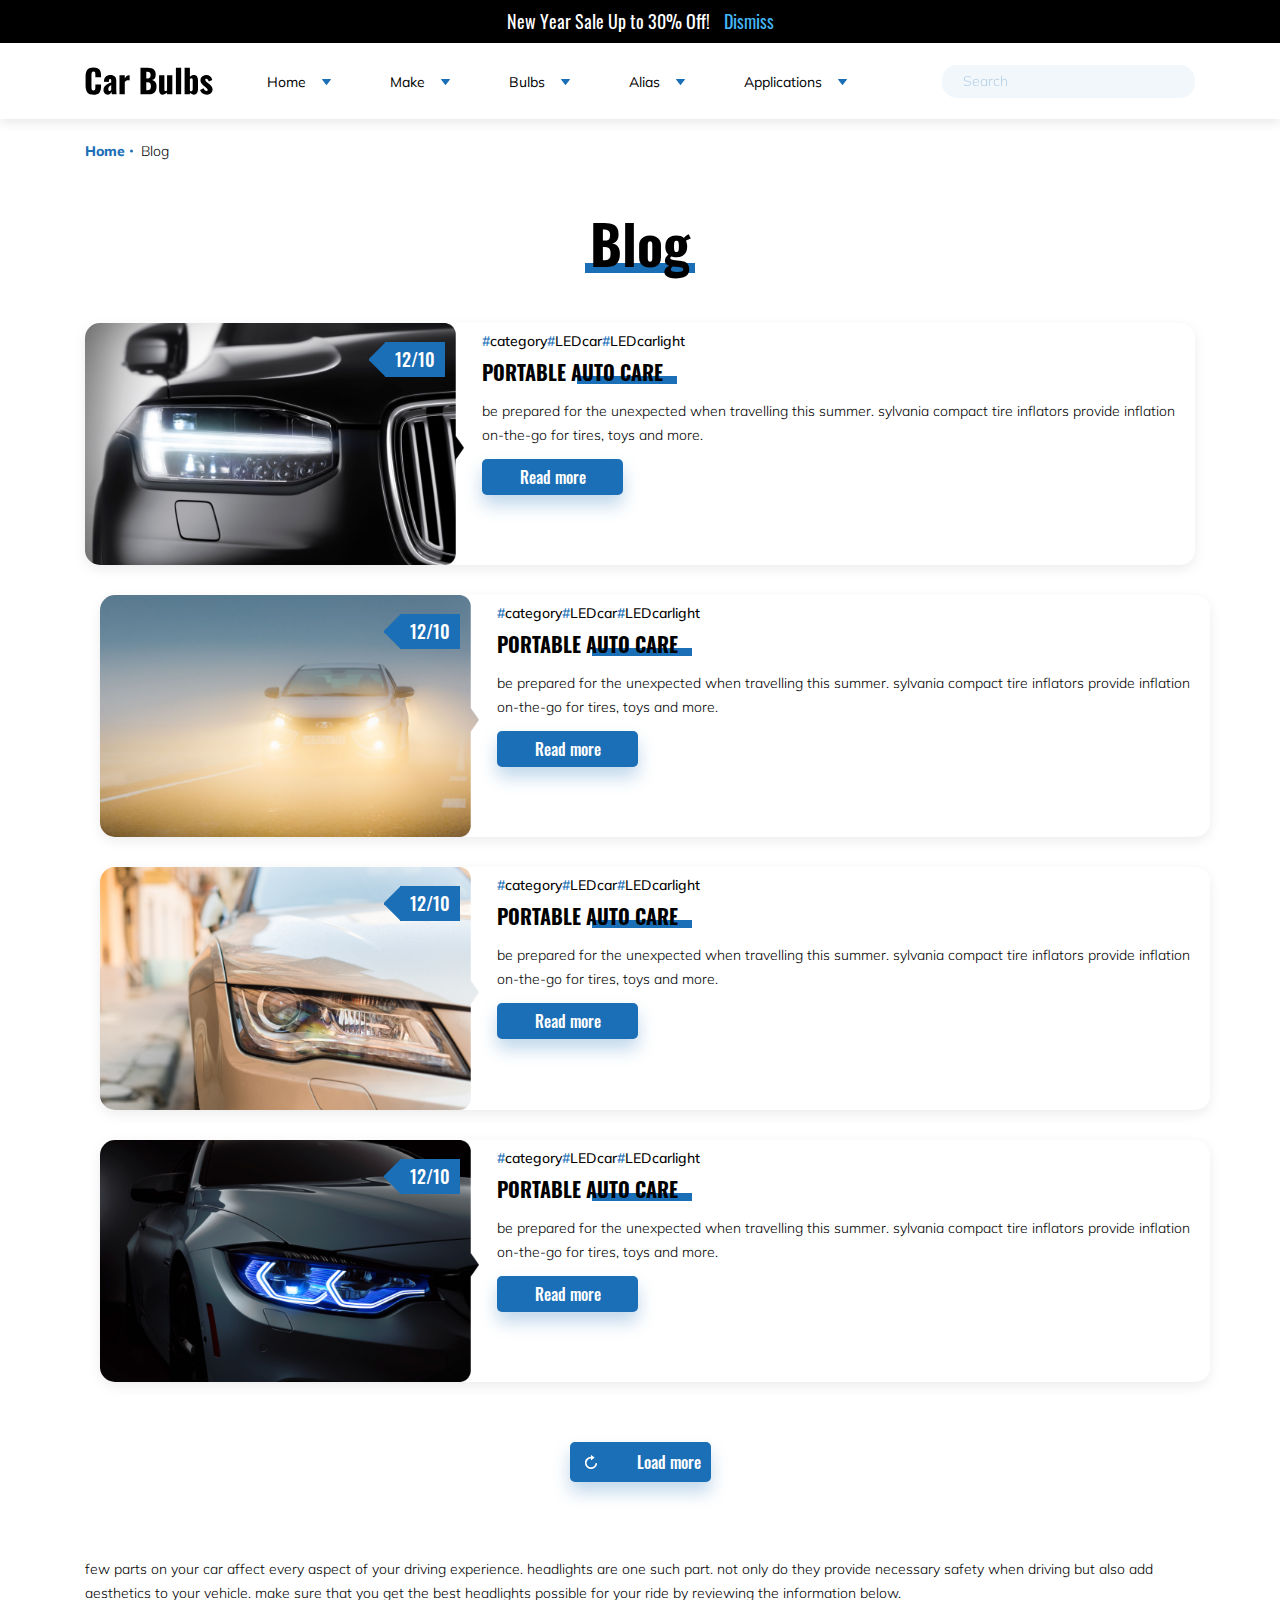
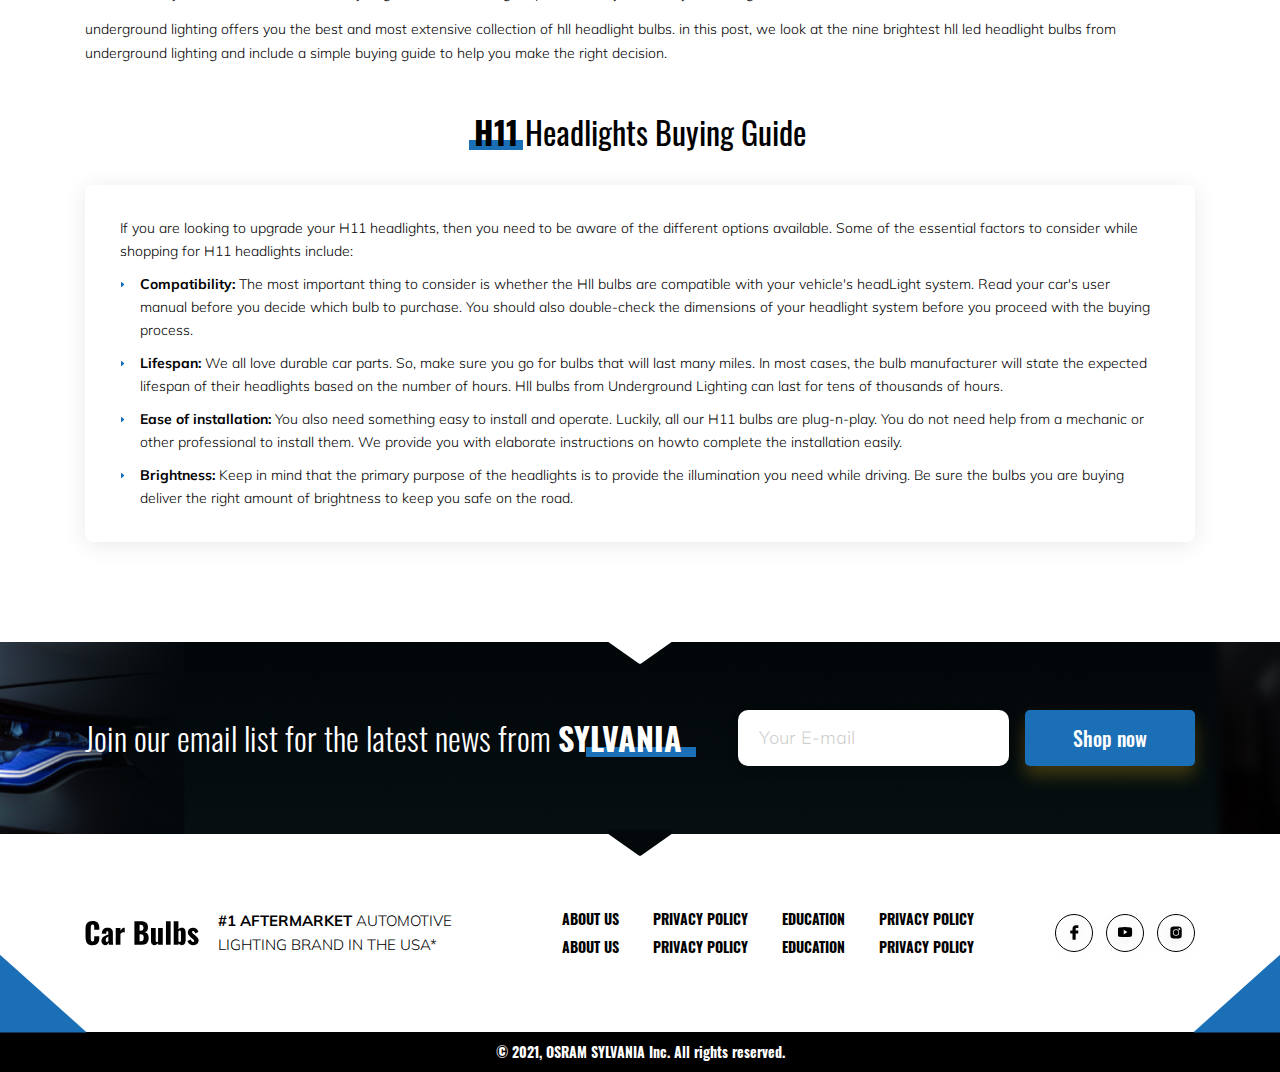
<file: blog.html>
<!DOCTYPE html>
<html lang="en">
<head>
  <meta charset="UTF-8">
  <meta http-equiv="X-UA-Compatible" content="IE=edge">
  <meta name="viewport" content="width=device-width, initial-scale=1.0">
  <link rel="stylesheet" href="css/style.min.css">
  <title>Car Bulbs | Blog</title>
</head>

<body>
  <div class="wrapper">
    <header class="header">
  <div class="header__banner">
    <h6 class="header__banner-title">
      New Year Sale Up to 30% Off!
      <span>Dismiss</span>
    </h6>
  </div>
  <div class="container">
    <div class="header__wrapper">
      <div class="header__logo">
        <img class="header__logo-img" src="img/icons/icons.svg#index-logo" alt="">
      </div>
      <nav class="header__menu">
        <ul class="header__menu-list">
          <li class="header__menu-item">
            <a class="header__menu-link" href="#">Home</a>
            <ul class="header__down">
              <h5 class="header__down-title">
                <span>SHOP</span> BY TYPE
              </h5>
              <li class="header__down-item">
                <a class="header__down-link" href="#">
                  Headlight Bulb
                </a>
              </li>
              <li class="header__down-item">
                <a class="header__down-link" href="#">
                  Fog Light Bulb
                </a>
              </li>
              <li class="header__down-item">
                <a class="header__down-link" href="#">
                  Turn Signal Light
                </a>
              </li>
              <li class="header__down-item">
                <a class="header__down-link" href="#">
                  Brake Light
                </a>
              </li>
            </ul>
          </li>
          <li class="header__menu-item">
            <a class="header__menu-link" href="#">Make</a>
            <ul class="header__down">
              <h5 class="header__down-title">
                <span>SHOP</span> BY TYPE
              </h5>
              <li class="header__down-item">
                <a class="header__down-link" href="#">
                  Headlight Bulb
                </a>
              </li>
              <li class="header__down-item">
                <a class="header__down-link" href="#">
                  Fog Light Bulb
                </a>
              </li>
              <li class="header__down-item">
                <a class="header__down-link" href="#">
                  Fog Light Bulb
                </a>
              </li>
              <li class="header__down-item">
                <a class="header__down-link" href="#">
                  Turn Signal Light
                </a>
              </li>
              <li class="header__down-item">
                <a class="header__down-link" href="#">
                  Brake Light
                </a>
              </li>
              <li class="header__down-item">
                <a class="header__down-link" href="#">
                  Brake Light
                </a>
              </li>
              <li class="header__down-item">
                <a class="header__down-link" href="#">
                  Brake Light
                </a>
              </li>
            </ul>
          </li>
          <li class="header__menu-item">
            <a class="header__menu-link" href="#">Bulbs</a>
            <ul class="header__down">
              <h5 class="header__down-title">
                <span>SHOP</span> BY TYPE
              </h5>
              <li class="header__down-item">
                <a class="header__down-link" href="#">
                  Headlight Bulb
                </a>
              </li>
              <li class="header__down-item">
                <a class="header__down-link" href="#">
                  Fog Light Bulb
                </a>
              </li>
              <li class="header__down-item">
                <a class="header__down-link" href="#">
                  Turn Signal Light
                </a>
              </li>
              <li class="header__down-item">
                <a class="header__down-link" href="#">
                  Brake Light
                </a>
              </li>
              <li class="header__down-item">
                <a class="header__down-link" href="#">
                  Reverse Light
                </a>
              </li>
              <li class="header__down-item">
                <a class="header__down-link" href="#">
                  Center High Mount Stop Light
                </a>
              </li>
              <li class="header__down-item">
                <a class="header__down-link" href="#">
                  Luggage Compartment Light
                </a>
              </li>
              <li class="header__down-item">
                <a class="header__down-link" href="#">
                  License Plate Light
                </a>
              </li>
              <li class="header__down-item">
                <a class="header__down-link" href="#">
                  Side Marker Light
                </a>
              </li>
              <li class="header__down-item">
                <a class="header__down-link" href="#">
                  Mapping Light
                </a>
              </li>
              <li class="header__down-item">
                <a class="header__down-link" href="#">
                  Dome Light
                </a>
              </li>
            </ul>
          </li>
          <li class="header__menu-item">
            <a class="header__menu-link" href="#">Alias</a>
            <ul class="header__down">
              <h5 class="header__down-title">
                <span>SHOP</span> BY TYPE
              </h5>
              <li class="header__down-item">
                <a class="header__down-link" href="#">
                  Headlight Bulb
                </a>
              </li>
              <li class="header__down-item">
                <a class="header__down-link" href="#">
                  Fog Light Bulb
                </a>
              </li>
              <li class="header__down-item">
                <a class="header__down-link" href="#">
                  Turn Signal Light
                </a>
              </li>
              <li class="header__down-item">
                <a class="header__down-link" href="#">
                  Brake Light
                </a>
              </li>
              <li class="header__down-item">
                <a class="header__down-link" href="#">
                  Reverse Light
                </a>
              </li>
              <li class="header__down-item">
                <a class="header__down-link" href="#">
                  Center High Mount Stop Light
                </a>
              </li>
              <li class="header__down-item">
                <a class="header__down-link" href="#">
                  Luggage Compartment Light
                </a>
              </li>
            </ul>
          </li>
          <li class="header__menu-item">
            <a class="header__menu-link" href="#">Applications</a>
            <ul class="header__down">
              <h5 class="header__down-title">
                <span>SHOP</span> BY TYPE
              </h5>
              <li class="header__down-item">
                <a class="header__down-link" href="#">
                  Headlight Bulb
                </a>
              </li>
              <li class="header__down-item">
                <a class="header__down-link" href="#">
                  Fog Light Bulb
                </a>
              </li>
              <li class="header__down-item">
                <a class="header__down-link" href="#">
                  Turn Signal Light
                </a>
              </li>
              <li class="header__down-item">
                <a class="header__down-link" href="#">
                  Brake Light
                </a>
              </li>
              <li class="header__down-item">
                <a class="header__down-link" href="#">
                  Reverse Light
                </a>
              </li>
              <li class="header__down-item">
                <a class="header__down-link" href="#">
                  Center High Mount Stop Light
                </a>
              </li>
            </ul>
          </li>
        </ul>
      </nav>
      <input class="header__input" type="text" placeholder="Search">
      <div class="header__btns">
        <div class="header__search-btn">
          <img class="header__btn-img" src="img/icons/icons.svg#header-mobile-search" alt="">
        </div>
        <div class="header__burger-btn">
          <span></span>
        </div>
      </div>
    </div>
  </div>
</header>

    <main class="main">

      <div class="breadcrumbs">
        <div class="container">
          <div class="breadcrumbs__wrapper">
            <div class="breadcrumbs__item">
              <a class="breadcrumbs__link" href="/">Home</a>
            </div>
            <div class="breadcrumbs__item">
              <p class="breadcrumbs__page">Blog</p>
            </div>
          </div>
        </div>
      </div>

      <section class="blog-posts">
        <div class="container">
          <h4 class="blog-posts__title title-bold">
            <span>Blog</span>
          </h4>
          <div class="blog-posts__wrapper blog-posts__wrapper-blog">
            <div class="blog-posts__item blog-posts__item-blog">
              <div class="blog-posts__image blog-posts__image-r">
                <p class="blog-posts__subtext blog-posts__subtext-blog">12/10</p>
                <picture class="blog-posts__picture">
                  <source media="(min-width: 761px)" srcset="img/blog/1.png">
                  <img class="blog-posts__picture-img" src="img/index/car-cart-2.png" alt="">
                </picture>
              </div>

              <div class="blog-posts__content">
                <div class="blog-posts__tags">
                  <div class="blog-posts__tag">
                    <span>#</span>category</div>
                  <div class="blog-posts__tag"><span>#</span>LEDcar</div>
                  <div class="blog-posts__tag"><span>#</span>LEDcarlight</div>
                </div>
                <h5 class="blog-posts__item-title">PORTABLE AUTO CARE</h5>
                <p class="blog-posts__text">
                  Be prepared for the unexpected when travelling this summer. SYLVANIA compact tire inflators provide
                  inflation on-the-go for tires, toys and more.
                </p>
                <a class="blog-posts__link top-btn" href="#">
                  Read more
                </a>
              </div>

            </div>
            <div class="blog-posts__item blog-posts__item-blog">
              <div class="blog-posts__image blog-posts__image-r">
                <p class="blog-posts__subtext blog-posts__subtext-blog">12/10</p>
                <picture class="blog-posts__picture">
                  <source media="(min-width: 761px)" srcset="img/blog/2.png">
                  <img class="blog-posts__picture-img" src="img/index/car-cart-2.png" alt="">
                </picture>
              </div>

              <div class="blog-posts__content">
                <div class="blog-posts__tags">
                  <div class="blog-posts__tag"><span>#</span>category</div>
                  <div class="blog-posts__tag"><span>#</span>LEDcar</div>
                  <div class="blog-posts__tag"><span>#</span>LEDcarlight</div>
                </div>
                <h5 class="blog-posts__item-title">PORTABLE AUTO CARE</h5>
                <p class="blog-posts__text">
                  Be prepared for the unexpected when travelling this summer. SYLVANIA compact tire inflators provide
                  inflation on-the-go for tires, toys and more.
                </p>
                <a class="blog-posts__link top-btn" href="#">
                  Read more
                </a>
              </div>

            </div>
            <div class="blog-posts__item blog-posts__item-blog">
              <div class="blog-posts__image blog-posts__image-r">
                <p class="blog-posts__subtext blog-posts__subtext-blog">12/10</p>
                <picture class="blog-posts__picture">
                  <source media="(min-width: 761px)" srcset="img/blog/3.png">
                  <img class="blog-posts__picture-img" src="img/index/car-cart-3.png" alt="">
                </picture>
              </div>

              <div class="blog-posts__content">
                <div class="blog-posts__tags">
                  <div class="blog-posts__tag"><span>#</span>category</div>
                  <div class="blog-posts__tag"><span>#</span>LEDcar</div>
                  <div class="blog-posts__tag"><span>#</span>LEDcarlight</div>
                </div>
                <h5 class="blog-posts__item-title">PORTABLE AUTO CARE</h5>
                <p class="blog-posts__text">
                  Be prepared for the unexpected when travelling this summer. SYLVANIA compact tire inflators provide
                  inflation on-the-go for tires, toys and more.
                </p>
                <a class="blog-posts__link top-btn" href="#">
                  Read more
                </a>
              </div>

            </div>
            <div class="blog-posts__item blog-posts__item-blog blog-posts__del">
              <div class="blog-posts__image blog-posts__image-r">
                <p class="blog-posts__subtext blog-posts__subtext-blog">12/10</p>
                <picture class="blog-posts__picture">
                  <source media="(min-width: 761px)" srcset="img/blog/4.png">
                  <img class="blog-posts__picture-img" src="img/index/car-cart-4.png" alt="">
                </picture>
              </div>

              <div class="blog-posts__content">
                <div class="blog-posts__tags">
                  <div class="blog-posts__tag"><span>#</span>category</div>
                  <div class="blog-posts__tag"><span>#</span>LEDcar</div>
                  <div class="blog-posts__tag"><span>#</span>LEDcarlight</div>
                </div>
                <h5 class="blog-posts__item-title">PORTABLE AUTO CARE</h5>
                <p class="blog-posts__text">
                  Be prepared for the unexpected when travelling this summer. SYLVANIA compact tire inflators provide
                  inflation on-the-go for tires, toys and more.
                </p>
                <a class="blog-posts__link top-btn" href="#">
                  Read more
                </a>
              </div>
            </div>
          </div>
          <a class="blog-posts__btn-blog top-btn" href="#">Load more</a>
          <p class="blog-posts__text">
            Few parts on your car affect every aspect of your driving experience. Headlights are one such part. Not
            only do they provide necessary safety when driving but also add aesthetics to your vehicle. Make sure
            that you get the best headlights possible for your ride by reviewing the information below.
          </p>
          <p class="blog-posts__text">
            Underground Lighting offers you the best and most extensive collection of Hll headlight bulbs. In this
            post, we look at the nine brightest Hll LED headlight bulbs from Underground Lighting and include a
            simple buying guide to help you make the right decision.
          </p>
        </div>
      </section>

      <section class="h11">
        <div class="container">
          <h4 class="h11__title title-reg">
            <span>H11</span> Headlights Buying Guide
          </h4>
          <div class="h11__content">
            <p class="h11__footer-item">
              If you are looking to upgrade your H11 headlights, then you need to be aware of the different options available. Some of the essential factors to consider while shopping for H11 headlights include:
            </p>
            <p class="clean__footer-item h11__footer-item">
              <span>Compatibility:</span> The most important thing to consider is whether the Hll bulbs are compatible with your vehicle's headLight system. Read your car's user manual before you decide which bulb to purchase. You should also double-check the dimensions of your headlight system before you proceed with the buying process.
            </p>
            <p class="clean__footer-item h11__footer-item">
              <span>Lifespan:</span> We all love durable car parts. So, make sure you go for bulbs that will last many miles. In most cases, the bulb manufacturer will state the expected lifespan of their headlights based on the number of hours. Hll bulbs from Underground Lighting can last for tens of thousands of hours.
            </p>
            <p class="clean__footer-item h11__footer-item">
              <span>Ease of installation:</span> You also need something easy to install and operate. Luckily, all our H11 bulbs are plug-n-play. You do not need help from a mechanic or other professional to install them. We provide you with elaborate instructions on howto complete the installation easily.
            </p>
            <p class="clean__footer-item h11__footer-item">
              <span>Brightness:</span> Keep in mind that the primary purpose of the headlights is to provide the illumination you need while driving. Be sure the bulbs you are buying deliver the right amount of brightness to keep you safe on the road.
            </p>
          </div>
        </div>
      </section>

    </main>

    <footer class="footer">
  <div class="footer__top">
    <div class="container">
      <div class="footer__top-content">
        <h4 class="footer__top-title">
          Join our email list for the latest news from
          <span>SYLVANIA</span>
        </h4>
        <form class="footer__top-form" action="#">
          <input class="footer__top-input" type="text" placeholder="Your E-mail">
          <button class="footer__top-btn">Shop now</button>
        </form>
      </div>
    </div>
  </div>
  <div class="footer__main">
    <div class="container">
      <div class="footer__main-wrapper">
        <div class="footer__main-logo">
          <img class="footer__main-img" src="img/icons/icons.svg#index-logo" alt="">
        </div>
        <h5 class="footer__main-title">
          <span>#1 AFTERMARKET</span> AUTOMOTIVE LIGHTING BRAND IN THE USA*
        </h5>
        <nav class="footer__main-menu">
          <ul class="footer__main-list">
            <li class="footer__main-item">
              <a class="footer__main-link" href="#">
                About us
              </a>
            </li>
            <li class="footer__main-item">
              <a class="footer__main-link" href="#">
                Privacy Policy
              </a>
            </li>
            <li class="footer__main-item">
              <a class="footer__main-link" href="#">
                Education
              </a>
            </li>
            <li class="footer__main-item">
              <a class="footer__main-link" href="#">
                Privacy Policy
              </a>
            </li>
            <li class="footer__main-item">
              <a class="footer__main-link" href="#">
                About us
              </a>
            </li>
            <li class="footer__main-item">
              <a class="footer__main-link" href="#">
                Privacy Policy
              </a>
            </li>
            <li class="footer__main-item">
              <a class="footer__main-link" href="#">
                Education
              </a>
            </li>
            <li class="footer__main-item">
              <a class="footer__main-link" href="#">
                Privacy Policy
              </a>
            </li>
          </ul>
        </nav>
        <div class="footer__main-socials">
          <a class="footer__main-image" href="#">
            <img class="footer__main-link-img footer__logo-facebook" src="img/icons/icons.svg#index-footer-facebook" alt="">
          </a>
          <a class="footer__main-image" href="#">
            <img class="footer__main-link-img footer__logo-youtube" src="img/icons/icons.svg#index-footer-youtube" alt="">
          </a>
          <a class="footer__main-image" href="#">
            <img class="footer__main-link-img footer__logo-instagram" src="img/icons/icons.svg#index-footer-instagram" alt="">
          </a>
        </div>
      </div>
    </div>
  </div>
  <div class="copyright">
    <p class="copyright__text">
      © 2021, OSRAM SYLVANIA Inc. All rights reserved.
    </p>
  </div>
</footer>
  </div>

  <script src="js/app.min.js"></script>
</body>

</html>
</file>
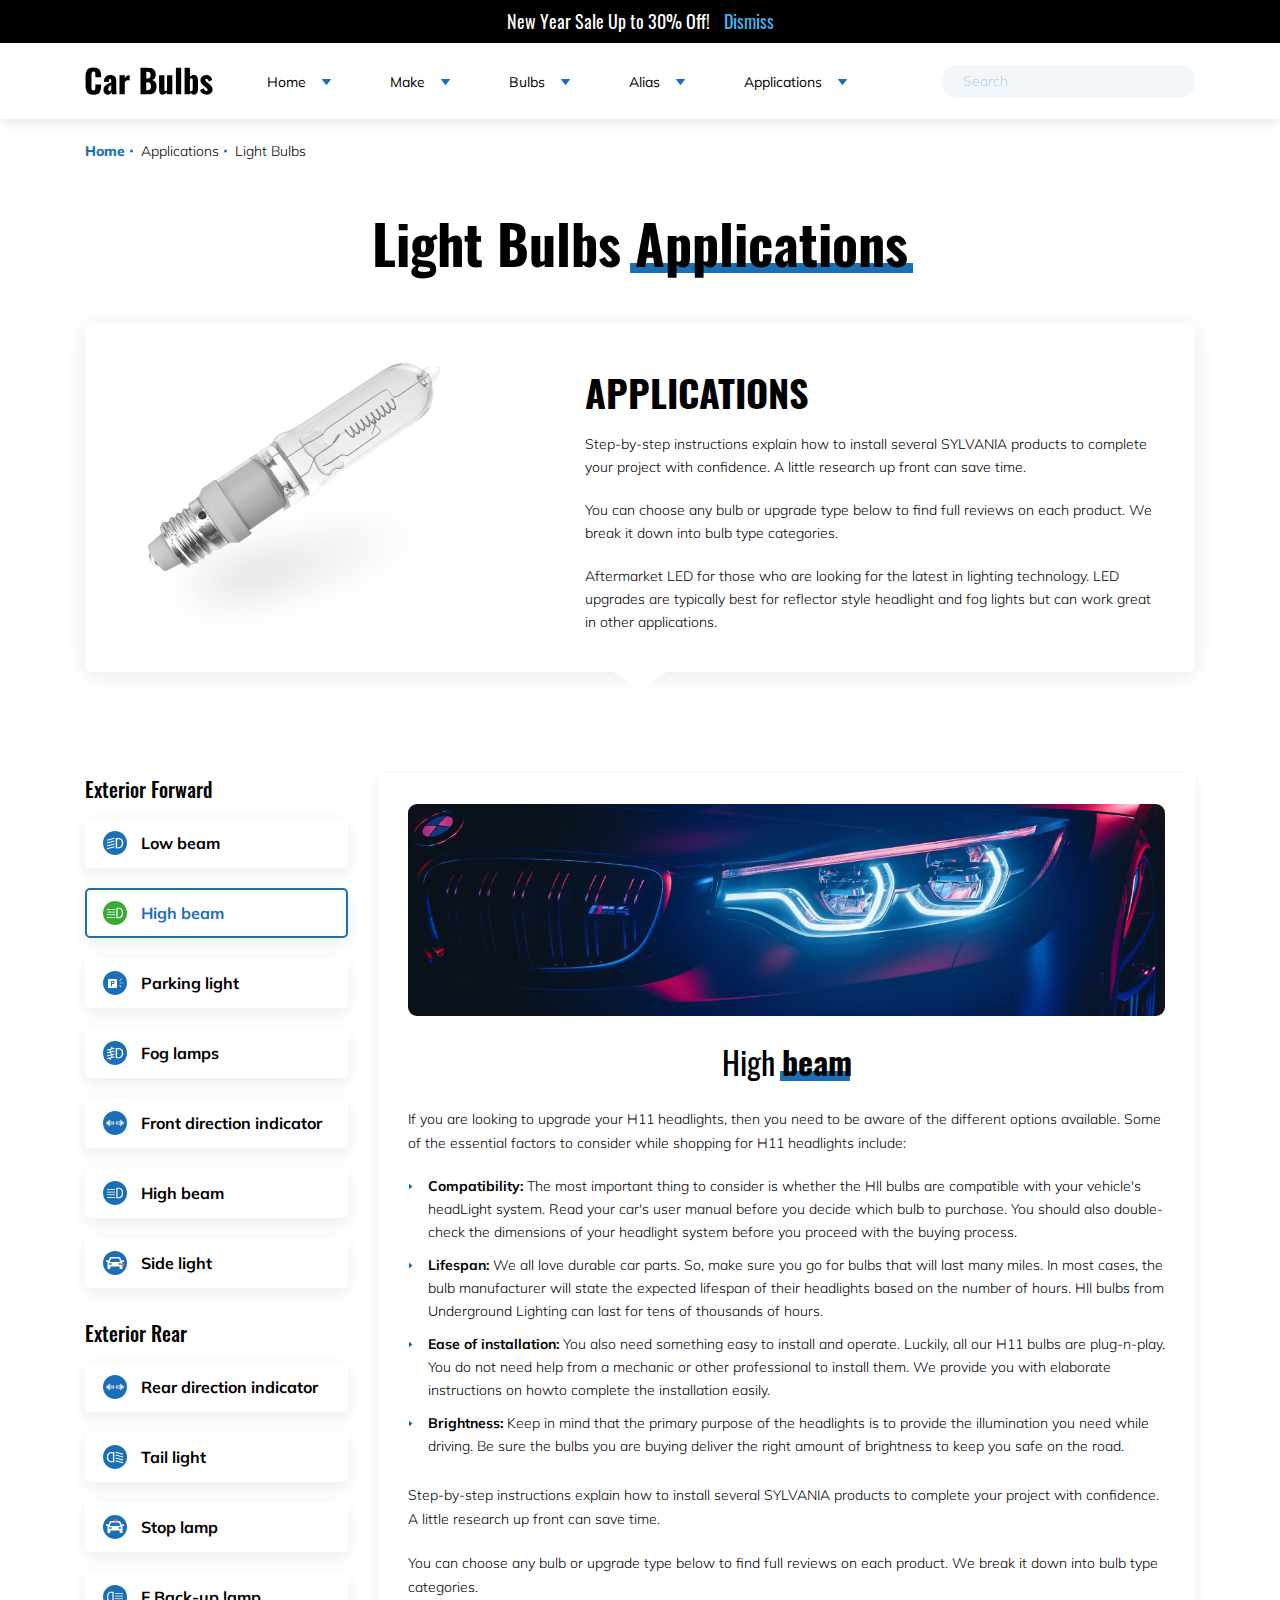
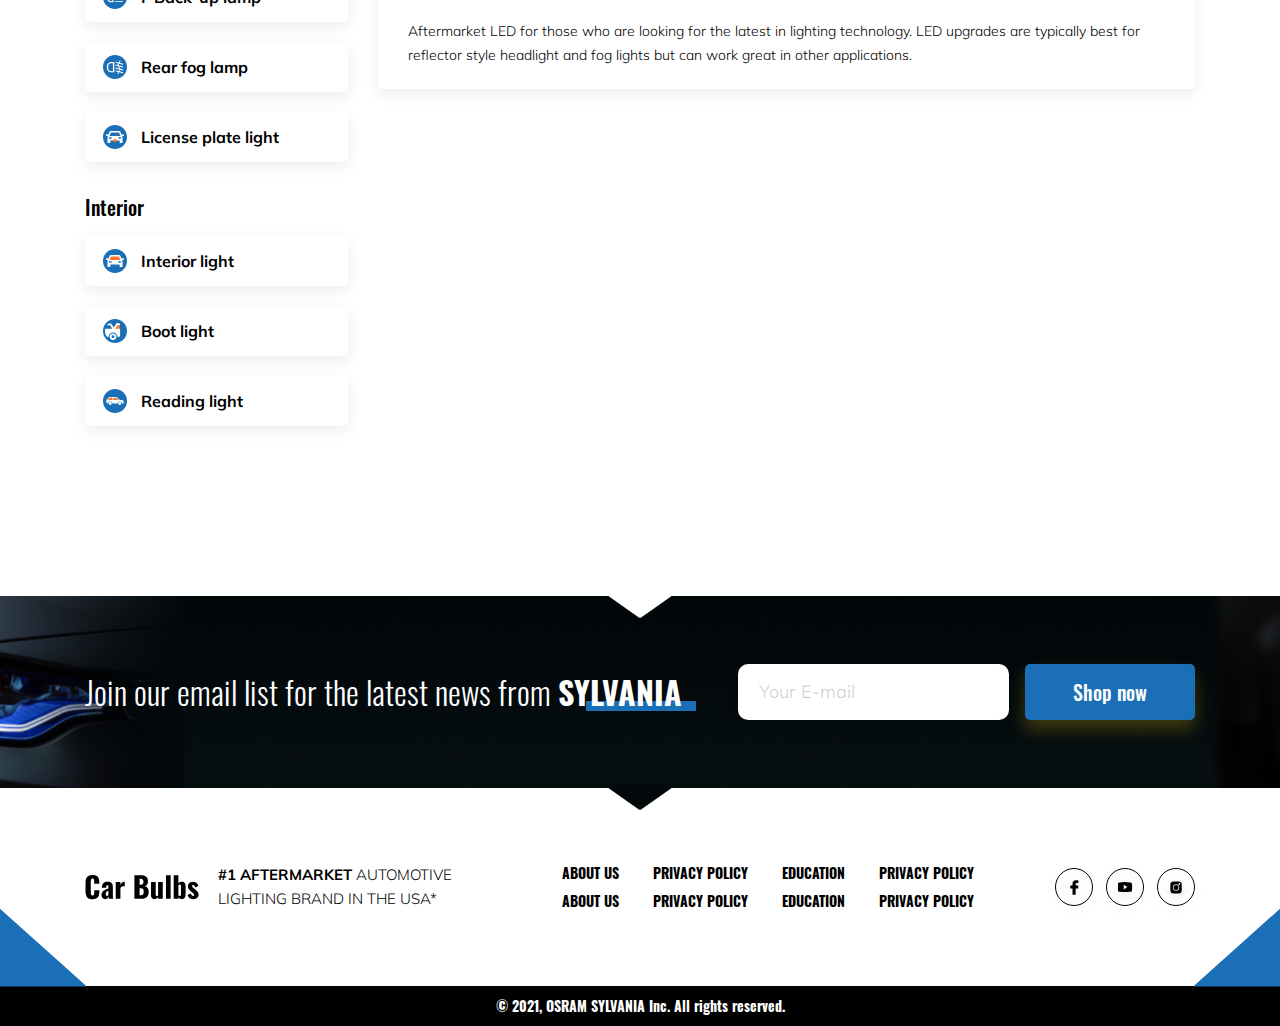
<file: bulbs.html>
<!DOCTYPE html>
<html lang="en">
<head>
  <meta charset="UTF-8">
  <meta http-equiv="X-UA-Compatible" content="IE=edge">
  <meta name="viewport" content="width=device-width, initial-scale=1.0">
  <link rel="stylesheet" href="css/style.min.css">
  <title>Car Bulbs | Bulbs</title>
</head>

<body>
  <div class="wrapper">
    <header class="header">
  <div class="header__banner">
    <h6 class="header__banner-title">
      New Year Sale Up to 30% Off!
      <span>Dismiss</span>
    </h6>
  </div>
  <div class="container">
    <div class="header__wrapper">
      <div class="header__logo">
        <img class="header__logo-img" src="img/icons/icons.svg#index-logo" alt="">
      </div>
      <nav class="header__menu">
        <ul class="header__menu-list">
          <li class="header__menu-item">
            <a class="header__menu-link" href="#">Home</a>
            <ul class="header__down">
              <h5 class="header__down-title">
                <span>SHOP</span> BY TYPE
              </h5>
              <li class="header__down-item">
                <a class="header__down-link" href="#">
                  Headlight Bulb
                </a>
              </li>
              <li class="header__down-item">
                <a class="header__down-link" href="#">
                  Fog Light Bulb
                </a>
              </li>
              <li class="header__down-item">
                <a class="header__down-link" href="#">
                  Turn Signal Light
                </a>
              </li>
              <li class="header__down-item">
                <a class="header__down-link" href="#">
                  Brake Light
                </a>
              </li>
            </ul>
          </li>
          <li class="header__menu-item">
            <a class="header__menu-link" href="#">Make</a>
            <ul class="header__down">
              <h5 class="header__down-title">
                <span>SHOP</span> BY TYPE
              </h5>
              <li class="header__down-item">
                <a class="header__down-link" href="#">
                  Headlight Bulb
                </a>
              </li>
              <li class="header__down-item">
                <a class="header__down-link" href="#">
                  Fog Light Bulb
                </a>
              </li>
              <li class="header__down-item">
                <a class="header__down-link" href="#">
                  Fog Light Bulb
                </a>
              </li>
              <li class="header__down-item">
                <a class="header__down-link" href="#">
                  Turn Signal Light
                </a>
              </li>
              <li class="header__down-item">
                <a class="header__down-link" href="#">
                  Brake Light
                </a>
              </li>
              <li class="header__down-item">
                <a class="header__down-link" href="#">
                  Brake Light
                </a>
              </li>
              <li class="header__down-item">
                <a class="header__down-link" href="#">
                  Brake Light
                </a>
              </li>
            </ul>
          </li>
          <li class="header__menu-item">
            <a class="header__menu-link" href="#">Bulbs</a>
            <ul class="header__down">
              <h5 class="header__down-title">
                <span>SHOP</span> BY TYPE
              </h5>
              <li class="header__down-item">
                <a class="header__down-link" href="#">
                  Headlight Bulb
                </a>
              </li>
              <li class="header__down-item">
                <a class="header__down-link" href="#">
                  Fog Light Bulb
                </a>
              </li>
              <li class="header__down-item">
                <a class="header__down-link" href="#">
                  Turn Signal Light
                </a>
              </li>
              <li class="header__down-item">
                <a class="header__down-link" href="#">
                  Brake Light
                </a>
              </li>
              <li class="header__down-item">
                <a class="header__down-link" href="#">
                  Reverse Light
                </a>
              </li>
              <li class="header__down-item">
                <a class="header__down-link" href="#">
                  Center High Mount Stop Light
                </a>
              </li>
              <li class="header__down-item">
                <a class="header__down-link" href="#">
                  Luggage Compartment Light
                </a>
              </li>
              <li class="header__down-item">
                <a class="header__down-link" href="#">
                  License Plate Light
                </a>
              </li>
              <li class="header__down-item">
                <a class="header__down-link" href="#">
                  Side Marker Light
                </a>
              </li>
              <li class="header__down-item">
                <a class="header__down-link" href="#">
                  Mapping Light
                </a>
              </li>
              <li class="header__down-item">
                <a class="header__down-link" href="#">
                  Dome Light
                </a>
              </li>
            </ul>
          </li>
          <li class="header__menu-item">
            <a class="header__menu-link" href="#">Alias</a>
            <ul class="header__down">
              <h5 class="header__down-title">
                <span>SHOP</span> BY TYPE
              </h5>
              <li class="header__down-item">
                <a class="header__down-link" href="#">
                  Headlight Bulb
                </a>
              </li>
              <li class="header__down-item">
                <a class="header__down-link" href="#">
                  Fog Light Bulb
                </a>
              </li>
              <li class="header__down-item">
                <a class="header__down-link" href="#">
                  Turn Signal Light
                </a>
              </li>
              <li class="header__down-item">
                <a class="header__down-link" href="#">
                  Brake Light
                </a>
              </li>
              <li class="header__down-item">
                <a class="header__down-link" href="#">
                  Reverse Light
                </a>
              </li>
              <li class="header__down-item">
                <a class="header__down-link" href="#">
                  Center High Mount Stop Light
                </a>
              </li>
              <li class="header__down-item">
                <a class="header__down-link" href="#">
                  Luggage Compartment Light
                </a>
              </li>
            </ul>
          </li>
          <li class="header__menu-item">
            <a class="header__menu-link" href="#">Applications</a>
            <ul class="header__down">
              <h5 class="header__down-title">
                <span>SHOP</span> BY TYPE
              </h5>
              <li class="header__down-item">
                <a class="header__down-link" href="#">
                  Headlight Bulb
                </a>
              </li>
              <li class="header__down-item">
                <a class="header__down-link" href="#">
                  Fog Light Bulb
                </a>
              </li>
              <li class="header__down-item">
                <a class="header__down-link" href="#">
                  Turn Signal Light
                </a>
              </li>
              <li class="header__down-item">
                <a class="header__down-link" href="#">
                  Brake Light
                </a>
              </li>
              <li class="header__down-item">
                <a class="header__down-link" href="#">
                  Reverse Light
                </a>
              </li>
              <li class="header__down-item">
                <a class="header__down-link" href="#">
                  Center High Mount Stop Light
                </a>
              </li>
            </ul>
          </li>
        </ul>
      </nav>
      <input class="header__input" type="text" placeholder="Search">
      <div class="header__btns">
        <div class="header__search-btn">
          <img class="header__btn-img" src="img/icons/icons.svg#header-mobile-search" alt="">
        </div>
        <div class="header__burger-btn">
          <span></span>
        </div>
      </div>
    </div>
  </div>
</header>

    <main class="main">

      <div class="breadcrumbs">
        <div class="container">
          <div class="breadcrumbs__wrapper">
            <div class="breadcrumbs__item">
              <a class="breadcrumbs__link" href="/">Home</a>
            </div>
            <div class="breadcrumbs__item">
              <a class="breadcrumbs__link" href="#">Applications</a>
            </div>
            <div class="breadcrumbs__item">
              <p class="breadcrumbs__page">Light Bulbs</p>
            </div>
          </div>
        </div>
      </div>

      <section class="ford">
        <div class="container">
          <h4 class="ford__title title-bold">
            Light Bulbs <span>Applications</span>
          </h4>
          <div class="choose__blog all__blog ford__blog">

            <div class="ford__blog-wrapper">

              <div class="ford__blog-image">
                <img class="ford__blog-img" src="img/ford/3.jpg" alt="">
              </div>
              <div class="ford__blog-content">
                <h4 class="ford__blog-title ford__blog-title-lights">Applications</h4>
                <p class="choose__blog-text">
                  Step-by-step instructions explain how to install several SYLVANIA
                  products to complete your project with confidence. A little research up front can save time.
                </p>
                <p class="choose__blog-text">
                  You can choose any bulb or upgrade type below to find full reviews on each product.
                  We break it down into bulb type categories.
                </p>
                <p class="choose__blog-text">
                  Aftermarket LED for those who are looking for the latest in lighting technology.
                  LED upgrades are typically best for reflector style headlight and fog lights but can
                  work great in other applications.
                </p>
              </div>
            </div>

            <img class="choose__blog-img" src="img/icons/icons.svg#index-footer-white-arrow" alt="">
          </div>
        </div>
      </section>

      <section class="bulbs">
        <div class="container">
          <div class="bulbs__wrapper">
            <aside class="bulbs__aside">
              <h5 class="bulbs__aside-title">Exterior Forward</h5>
              <div class="bulbs__aside-items">
                <div class="bulbs__aside-item">
                  <svg class="bulbs__aside-img" width="24" height="24" viewBox="0 0 24 24" fill="none"
                    xmlns="http://www.w3.org/2000/svg">
                    <path class="bulbs__aside-path"
                      d="M24 12C24 18.6274 18.6274 24 12 24C5.37258 24 0 18.6274 0 12C0 5.37258 5.37258 0 12 0C18.6274 0 24 5.37258 24 12Z"
                      fill="#1B6FB7" />
                    <path
                      d="M15.4773 17.2805H13.3398L13.3539 16.1766H15.4773C16.2086 16.1766 16.818 16.0242 17.3055 15.7195C17.793 15.4102 18.1586 14.9789 18.4023 14.4258C18.6508 13.868 18.775 13.2164 18.775 12.4711V11.8453C18.775 11.2594 18.7047 10.7391 18.5641 10.2844C18.4234 9.825 18.2172 9.43828 17.9453 9.12422C17.6734 8.80547 17.3406 8.56406 16.9469 8.4C16.5578 8.23594 16.1102 8.15391 15.6039 8.15391H13.2977V7.04297H15.6039C16.2742 7.04297 16.8859 7.15547 17.4391 7.38047C17.9922 7.60078 18.468 7.92188 18.8664 8.34375C19.2695 8.76094 19.5789 9.26719 19.7945 9.8625C20.0102 10.4531 20.118 11.1188 20.118 11.8594V12.4711C20.118 13.2117 20.0102 13.8797 19.7945 14.475C19.5789 15.0656 19.2672 15.5695 18.8594 15.9867C18.4563 16.4039 17.9688 16.725 17.3969 16.95C16.8297 17.1703 16.1898 17.2805 15.4773 17.2805ZM14.0641 7.04297V17.2805H12.707V7.04297H14.0641Z"
                      fill="white" />
                    <path d="M3.83984 8.70703L11.2582 6.7193L11.5066 7.64659L4.08831 9.63432L3.83984 8.70703Z"
                      fill="white" />
                    <path d="M3.83984 11.5874L11.2582 9.59967L11.5066 10.527L4.08831 12.5147L3.83984 11.5874Z"
                      fill="white" />
                    <path d="M3.83984 14.4673L11.2582 12.4796L11.5066 13.4068L4.08831 15.3946L3.83984 14.4673Z"
                      fill="white" />
                    <path d="M3.83984 17.3477L11.2582 15.3599L11.5066 16.2872L4.08831 18.2749L3.83984 17.3477Z"
                      fill="white" />
                  </svg>
                  <p class="bulbs__aside-text">Low beam</p>
                </div>
                <div class="bulbs__aside-item bulbs__aside-item--active">
                  <svg class="bulbs__aside-img" width="24" height="24" viewBox="0 0 24 24" fill="none"
                    xmlns="http://www.w3.org/2000/svg">
                    <path class="bulbs__aside-path"
                      d="M24 12C24 18.6274 18.6274 24 12 24C5.37258 24 0 18.6274 0 12C0 5.37258 5.37258 0 12 0C18.6274 0 24 5.37258 24 12Z"
                      fill="#1B6FB7" />
                    <path
                      d="M15.8241 17.3334H13.9013L13.9139 16.1832H15.8241C16.4819 16.1832 17.0301 16.0245 17.4687 15.707C17.9072 15.3847 18.2361 14.9354 18.4554 14.3591C18.6789 13.7779 18.7906 13.099 18.7906 12.3224V11.6704C18.7906 11.0599 18.7274 10.5178 18.6008 10.044C18.4743 9.56541 18.2888 9.16247 18.0442 8.83525C17.7997 8.50313 17.5003 8.25161 17.1461 8.08067C16.7961 7.90973 16.3934 7.82426 15.938 7.82426H13.8633V6.66675H15.938C16.541 6.66675 17.0913 6.78396 17.5888 7.0184C18.0864 7.24794 18.5144 7.5825 18.8728 8.02206C19.2355 8.45674 19.5138 8.98421 19.7077 9.60448C19.9017 10.2199 19.9987 10.9134 19.9987 11.6851V12.3224C19.9987 13.0941 19.9017 13.7901 19.7077 14.4103C19.5138 15.0257 19.2334 15.5508 18.8665 15.9854C18.5039 16.4201 18.0653 16.7547 17.5509 16.9891C17.0407 17.2186 16.4651 17.3334 15.8241 17.3334ZM14.5528 6.66675V17.3334H13.332V6.66675H14.5528Z"
                      fill="white" />
                    <path d="M4 8L12 8L12 8.8L4 8.8L4 8Z" fill="white" />
                    <path d="M4 10.6667L12 10.6667L12 11.4667L4 11.4667L4 10.6667Z" fill="white" />
                    <path d="M4 13.3333L12 13.3333L12 14.1333L4 14.1333L4 13.3333Z" fill="white" />
                    <path d="M4 16L12 16L12 16.8L4 16.8L4 16Z" fill="white" />
                  </svg>
                  <p class="bulbs__aside-text">High beam</p>
                </div>
                <div class="bulbs__aside-item">
                  <svg class="bulbs__aside-img" width="24" height="24" viewBox="0 0 24 24" fill="none"
                    xmlns="http://www.w3.org/2000/svg">
                    <path class="bulbs__aside-path"
                      d="M24 12C24 18.6274 18.6274 24 12 24C5.37258 24 0 18.6274 0 12C0 5.37258 5.37258 0 12 0C18.6274 0 24 5.37258 24 12Z"
                      fill="#1B6FB7" />
                    <path
                      d="M19.8043 11.6484H17.4258C17.2316 11.6484 17.0742 11.8058 17.0742 12C17.0742 12.1942 17.2316 12.3516 17.4258 12.3516H19.8043C19.9985 12.3516 20.1559 12.1942 20.1559 12C20.1559 11.8058 19.9985 11.6484 19.8043 11.6484Z"
                      fill="white" />
                    <path
                      d="M16.9966 9.99718L18.3978 8.25445C18.5351 8.11715 18.5351 7.89457 18.3978 7.75727C18.2605 7.61997 18.0379 7.61997 17.9006 7.75727L16.4995 9.5C16.3622 9.6373 16.3622 9.85988 16.4995 9.99718C16.6367 10.1345 16.8593 10.1345 16.9966 9.99718Z"
                      fill="white" />
                    <path
                      d="M16.9966 13.9999C16.8594 13.8626 16.6368 13.8626 16.4995 13.9999C16.3622 14.1372 16.3622 14.3598 16.4995 14.4971L17.9011 16.2425C18.0383 16.3798 18.2609 16.3798 18.3982 16.2425C18.5355 16.1052 18.5355 15.8826 18.3982 15.7453L16.9966 13.9999Z"
                      fill="white" />
                    <path
                      d="M10.0449 10.9355H8.95508V11.9902H10.0449C10.3356 11.9902 10.5723 11.7536 10.5723 11.4629C10.5723 11.1722 10.3356 10.9355 10.0449 10.9355Z"
                      fill="white" />
                    <path
                      d="M12.6816 8H6.31836C5.59145 8 5 8.59145 5 9.31836V15.6816C5 16.4085 5.59145 17 6.31836 17H12.6816C13.4085 17 14 16.4085 14 15.6816V9.31836C14 8.59145 13.4085 8 12.6816 8ZM10.0449 13.0449H8.95508V14.8906C8.95508 15.0362 8.83702 15.1543 8.69141 15.1543H8.16406C8.01845 15.1543 7.90039 15.0362 7.90039 14.8906V13.0449V10.4082V10.1445C7.90039 9.99891 8.01845 9.88086 8.16406 9.88086H10.0449C10.9173 9.88086 11.627 10.5905 11.627 11.4629C11.627 12.3353 10.9173 13.0449 10.0449 13.0449Z"
                      fill="white" />
                  </svg>
                  <p class="bulbs__aside-text">Parking light</p>
                </div>
                <div class="bulbs__aside-item">
                  <svg class="bulbs__aside-img" width="24" height="24" viewBox="0 0 24 24" fill="none"
                    xmlns="http://www.w3.org/2000/svg">
                    <path class="bulbs__aside-path"
                      d="M24 12C24 18.6274 18.6274 24 12 24C5.37258 24 0 18.6274 0 12C0 5.37258 5.37258 0 12 0C18.6274 0 24 5.37258 24 12Z"
                      fill="#1B6FB7" />
                    <path
                      d="M15.4773 17.2805H13.3398L13.3539 16.1766H15.4773C16.2086 16.1766 16.818 16.0242 17.3055 15.7195C17.793 15.4102 18.1586 14.9789 18.4023 14.4258C18.6508 13.868 18.775 13.2164 18.775 12.4711V11.8453C18.775 11.2594 18.7047 10.7391 18.5641 10.2844C18.4234 9.825 18.2172 9.43828 17.9453 9.12422C17.6734 8.80547 17.3406 8.56406 16.9469 8.4C16.5578 8.23594 16.1102 8.15391 15.6039 8.15391H13.2977V7.04297H15.6039C16.2742 7.04297 16.8859 7.15547 17.4391 7.38047C17.9922 7.60078 18.468 7.92188 18.8664 8.34375C19.2695 8.76094 19.5789 9.26719 19.7945 9.8625C20.0102 10.4531 20.118 11.1188 20.118 11.8594V12.4711C20.118 13.2117 20.0102 13.8797 19.7945 14.475C19.5789 15.0656 19.2672 15.5695 18.8594 15.9867C18.4563 16.4039 17.9688 16.725 17.3969 16.95C16.8297 17.1703 16.1898 17.2805 15.4773 17.2805ZM14.0641 7.04297V17.2805H12.707V7.04297H14.0641Z"
                      fill="white" />
                    <path d="M3.83984 8.70703L11.2582 6.7193L11.5066 7.64659L4.08831 9.63432L3.83984 8.70703Z"
                      fill="white" />
                    <path d="M3.83984 11.5874L11.2582 9.59967L11.5066 10.527L4.08831 12.5147L3.83984 11.5874Z"
                      fill="white" />
                    <path d="M3.83984 14.4673L11.2582 12.4796L11.5066 13.4068L4.08831 15.3946L3.83984 14.4673Z"
                      fill="white" />
                    <path d="M9 5.5C9 8.5 7 8 7 10C7 12 9 12 9 14.5C9 16.5 7 17 7 19" stroke="white" />
                    <path d="M3.83984 17.3477L11.2582 15.3599L11.5066 16.2872L4.08831 18.2749L3.83984 17.3477Z"
                      fill="white" />
                  </svg>
                  <p class="bulbs__aside-text">Fog lamps</p>
                </div>
                <div class="bulbs__aside-item">
                  <svg class="bulbs__aside-img" width="24" height="24" viewBox="0 0 24 24" fill="none"
                    xmlns="http://www.w3.org/2000/svg">
                    <path class="bulbs__aside-path"
                      d="M24 12C24 18.6274 18.6274 24 12 24C5.37258 24 0 18.6274 0 12C0 5.37258 5.37258 0 12 0C18.6274 0 24 5.37258 24 12Z"
                      fill="#1B6FB7" />
                    <path
                      d="M17.2307 8.96908L17.2311 8.96888C17.326 8.92346 17.4386 8.93628 17.5208 9.00205L21.0004 11.7857L21.0005 11.7858L20.938 11.8639C21.0207 11.9298 21.0207 12.0697 20.938 12.1356L17.2307 8.96908ZM17.2307 8.96908C17.1359 9.01498 17.0756 9.11097 17.0756 9.21619L17.0756 10.682L13.348 10.682C13.1008 10.682 12.9 10.8829 12.9 11.13L12.9 12.8699C12.9 13.117 13.1008 13.3178 13.348 13.3178L17.0756 13.3178L17.0756 14.7837C17.0756 14.8887 17.1358 14.9849 17.2309 15.0306L17.2307 8.96908ZM17.521 14.9973L21.0004 12.2138L17.2743 14.9404C17.3345 14.9695 17.4061 14.9613 17.4583 14.9194L17.5208 14.9975L17.521 14.9973ZM17.6236 13.0438C17.6236 12.8926 17.5009 12.7699 17.3496 12.7699L13.448 12.7699L13.448 11.23L17.3496 11.23C17.5009 11.23 17.6236 11.1073 17.6236 10.956L17.6236 9.78631L20.3907 11.9999L17.6236 14.2136L17.6236 13.0438Z"
                      fill="white" stroke="white" stroke-width="0.2" />
                    <path
                      d="M6.76931 15.0307L6.76889 15.0309C6.67396 15.0763 6.5614 15.0635 6.47919 14.9977L2.99961 12.214L2.99951 12.214L3.06198 12.1359C2.97934 12.0699 2.97934 11.9301 3.06198 11.8641L6.76931 15.0307ZM6.76931 15.0307C6.86412 14.9848 6.92439 14.8888 6.92439 14.7836L6.92438 13.3177L10.652 13.3177C10.8992 13.3177 11.1 13.1169 11.1 12.8697L11.1 11.1299C11.1 10.8828 10.8992 10.6819 10.652 10.6819L6.92438 10.6819L6.92438 9.21608C6.92438 9.11101 6.86424 9.01481 6.76908 8.9692L6.76931 15.0307ZM6.47903 9.00241L2.99961 11.7859L6.72574 9.05932C6.66554 9.03026 6.59386 9.03844 6.54166 9.08037L6.47919 9.00228L6.47903 9.00241ZM6.37642 10.9559C6.37642 11.1072 6.49913 11.2299 6.6504 11.2299L10.552 11.2299L10.552 12.7697L6.6504 12.7697C6.49913 12.7697 6.37642 12.8925 6.37642 13.0437L6.37642 14.2134L3.60935 11.9998L6.37642 9.7862L6.37642 10.9559Z"
                      fill="white" stroke="white" stroke-width="0.2" />
                  </svg>
                  <p class="bulbs__aside-text">Front direction indicator</p>
                </div>
                <div class="bulbs__aside-item">
                  <svg class="bulbs__aside-img" width="24" height="24" viewBox="0 0 24 24" fill="none"
                    xmlns="http://www.w3.org/2000/svg">
                    <path class="bulbs__aside-path"
                      d="M24 12C24 18.6274 18.6274 24 12 24C5.37258 24 0 18.6274 0 12C0 5.37258 5.37258 0 12 0C18.6274 0 24 5.37258 24 12Z"
                      fill="#1B6FB7" />
                    <path
                      d="M15.8241 17.3334H13.9013L13.9139 16.1832H15.8241C16.4819 16.1832 17.0301 16.0245 17.4687 15.707C17.9072 15.3847 18.2361 14.9354 18.4554 14.3591C18.6789 13.7779 18.7906 13.099 18.7906 12.3224V11.6704C18.7906 11.0599 18.7274 10.5178 18.6008 10.044C18.4743 9.56541 18.2888 9.16247 18.0442 8.83525C17.7997 8.50313 17.5003 8.25161 17.1461 8.08067C16.7961 7.90973 16.3934 7.82426 15.938 7.82426H13.8633V6.66675H15.938C16.541 6.66675 17.0913 6.78396 17.5888 7.0184C18.0864 7.24794 18.5144 7.5825 18.8728 8.02206C19.2355 8.45674 19.5138 8.98421 19.7077 9.60448C19.9017 10.2199 19.9987 10.9134 19.9987 11.6851V12.3224C19.9987 13.0941 19.9017 13.7901 19.7077 14.4103C19.5138 15.0257 19.2334 15.5508 18.8665 15.9854C18.5039 16.4201 18.0653 16.7547 17.5509 16.9891C17.0407 17.2186 16.4651 17.3334 15.8241 17.3334ZM14.5528 6.66675V17.3334H13.332V6.66675H14.5528Z"
                      fill="white" />
                    <path d="M4 8L12 8L12 8.8L4 8.8L4 8Z" fill="white" />
                    <path d="M4 10.6667L12 10.6667L12 11.4667L4 11.4667L4 10.6667Z" fill="white" />
                    <path d="M4 13.3333L12 13.3333L12 14.1333L4 14.1333L4 13.3333Z" fill="white" />
                    <path d="M4 16L12 16L12 16.8L4 16.8L4 16Z" fill="white" />
                  </svg>
                  <p class="bulbs__aside-text">High beam</p>
                </div>
                <div class="bulbs__aside-item">
                  <svg class="bulbs__aside-img" width="24" height="24" viewBox="0 0 24 24" fill="none"
                    xmlns="http://www.w3.org/2000/svg">
                    <path class="bulbs__aside-path"
                      d="M24 12C24 18.6274 18.6274 24 12 24C5.37258 24 0 18.6274 0 12C0 5.37258 5.37258 0 12 0C18.6274 0 24 5.37258 24 12Z"
                      fill="#1B6FB7" />
                    <path
                      d="M20.8751 9.58671C20.8323 9.46066 20.6807 9.36263 20.554 9.36263C20.0058 9.36263 19.4576 9.36263 18.9093 9.36263C18.7827 9.36263 18.631 9.46066 18.5882 9.58671C18.5463 9.71008 18.515 9.82015 18.4942 9.92368L17.3956 6.84794C17.2144 6.34075 16.7344 6 16.2015 6H7.79859C7.26563 6 6.78581 6.34075 6.60451 6.84803L5.5058 9.92405C5.48495 9.82043 5.45366 9.71022 5.41175 9.58671C5.36897 9.46066 5.21727 9.36263 5.0907 9.36263C4.54246 9.36263 3.99422 9.36263 3.44594 9.36263C3.31937 9.36263 3.16767 9.46066 3.12489 9.58671C2.95832 10.0775 2.95841 10.3584 3.12493 10.8492C3.16772 10.9752 3.31942 11.0733 3.44598 11.0733C3.99427 11.0733 4.54251 11.0733 5.09074 11.0733C5.09229 11.0733 5.09394 11.0729 5.09553 11.0728L5.07072 11.1424C4.73535 11.2551 4.4932 11.5746 4.4932 11.9519V14.5275V14.7397V17.5898C4.4932 17.8164 4.67464 18 4.89854 18H6.93856C7.16241 18 7.3439 17.8164 7.3439 17.5898V15.5931H16.6562V17.5898C16.6562 17.8164 16.8377 18 17.0615 18H19.1015C19.3254 18 19.5069 17.8164 19.5069 17.5898V14.7397V14.5275V11.9519C19.5069 11.5747 19.2648 11.2553 18.9296 11.1424L18.9047 11.0728C18.9062 11.0729 18.9078 11.0732 18.9093 11.0732C19.4576 11.0732 20.0058 11.0732 20.5541 11.0732C20.6807 11.0732 20.8324 10.9752 20.8751 10.8492C21.0417 10.3584 21.0416 10.0775 20.8751 9.58671ZM7.9538 7.50942H16.0452L17.3272 11.0984H6.67183L7.9538 7.50942ZM8.17948 13.6268H6.47283C6.10667 13.6268 5.80988 13.3265 5.80988 12.9559C5.80988 12.5855 6.10662 12.2851 6.47283 12.2851H8.17948C8.5456 12.2851 8.84243 12.5854 8.84243 12.9559C8.84247 13.3265 8.5456 13.6268 8.17948 13.6268ZM17.5271 13.6268H15.8205C15.4543 13.6268 15.1575 13.3265 15.1575 12.9559C15.1575 12.5855 15.4543 12.2851 15.8205 12.2851H17.5271C17.8933 12.2851 18.1901 12.5854 18.1901 12.9559C18.1901 13.3265 17.8933 13.6268 17.5271 13.6268Z"
                      fill="white" />
                    <circle cx="19.5" cy="13.5" r="1.5" fill="#F97830" />
                  </svg>
                  <p class="bulbs__aside-text">Side light</p>
                </div>
              </div>
              <h5 class="bulbs__aside-title">Exterior Rear</h5>
              <div class="bulbs__aside-items">
                <div class="bulbs__aside-item">
                  <svg class="bulbs__aside-img" width="24" height="24" viewBox="0 0 24 24" fill="none"
                    xmlns="http://www.w3.org/2000/svg">
                    <path class="bulbs__aside-path"
                      d="M24 12C24 18.6274 18.6274 24 12 24C5.37258 24 0 18.6274 0 12C0 5.37258 5.37258 0 12 0C18.6274 0 24 5.37258 24 12Z"
                      fill="#1B6FB7" />
                    <path
                      d="M17.2307 8.96908L17.2311 8.96888C17.326 8.92346 17.4386 8.93628 17.5208 9.00205L21.0004 11.7857L21.0005 11.7858L20.938 11.8639C21.0207 11.9298 21.0207 12.0697 20.938 12.1356L17.2307 8.96908ZM17.2307 8.96908C17.1359 9.01498 17.0756 9.11097 17.0756 9.21619L17.0756 10.682L13.348 10.682C13.1008 10.682 12.9 10.8829 12.9 11.13L12.9 12.8699C12.9 13.117 13.1008 13.3178 13.348 13.3178L17.0756 13.3178L17.0756 14.7837C17.0756 14.8887 17.1358 14.9849 17.2309 15.0306L17.2307 8.96908ZM17.521 14.9973L21.0004 12.2138L17.2743 14.9404C17.3345 14.9695 17.4061 14.9613 17.4583 14.9194L17.5208 14.9975L17.521 14.9973ZM17.6236 13.0438C17.6236 12.8926 17.5009 12.7699 17.3496 12.7699L13.448 12.7699L13.448 11.23L17.3496 11.23C17.5009 11.23 17.6236 11.1073 17.6236 10.956L17.6236 9.78631L20.3907 11.9999L17.6236 14.2136L17.6236 13.0438Z"
                      fill="white" stroke="white" stroke-width="0.2" />
                    <path
                      d="M6.76931 15.0307L6.76889 15.0309C6.67396 15.0763 6.5614 15.0635 6.47919 14.9977L2.99961 12.214L2.99951 12.214L3.06198 12.1359C2.97934 12.0699 2.97934 11.9301 3.06198 11.8641L6.76931 15.0307ZM6.76931 15.0307C6.86412 14.9848 6.92439 14.8888 6.92439 14.7836L6.92438 13.3177L10.652 13.3177C10.8992 13.3177 11.1 13.1169 11.1 12.8697L11.1 11.1299C11.1 10.8828 10.8992 10.6819 10.652 10.6819L6.92438 10.6819L6.92438 9.21608C6.92438 9.11101 6.86424 9.01481 6.76908 8.9692L6.76931 15.0307ZM6.47903 9.00241L2.99961 11.7859L6.72574 9.05932C6.66554 9.03026 6.59386 9.03844 6.54166 9.08037L6.47919 9.00228L6.47903 9.00241ZM6.37642 10.9559C6.37642 11.1072 6.49913 11.2299 6.6504 11.2299L10.552 11.2299L10.552 12.7697L6.6504 12.7697C6.49913 12.7697 6.37642 12.8925 6.37642 13.0437L6.37642 14.2134L3.60935 11.9998L6.37642 9.7862L6.37642 10.9559Z"
                      fill="white" stroke="white" stroke-width="0.2" />
                  </svg>
                  <p class="bulbs__aside-text">
                    Rear direction indicator
                  </p>
                </div>
                <div class="bulbs__aside-item">
                  <svg class="bulbs__aside-img" width="24" height="24" viewBox="0 0 24 24" fill="none"
                    xmlns="http://www.w3.org/2000/svg">
                    <path class="bulbs__aside-path"
                      d="M5.36442e-07 12C5.36442e-07 18.6274 5.37258 24 12 24C18.6274 24 24 18.6274 24 12C24 5.37258 18.6274 0 12 0C5.37258 0 5.36442e-07 5.37258 5.36442e-07 12Z"
                      fill="#1B6FB7" />
                    <path
                      d="M8.52266 17.2805H10.6602L10.6461 16.1766H8.52266C7.79141 16.1766 7.18203 16.0242 6.69453 15.7195C6.20703 15.4102 5.84141 14.9789 5.59766 14.4258C5.34922 13.868 5.225 13.2164 5.225 12.4711V11.8453C5.225 11.2594 5.29531 10.7391 5.43594 10.2844C5.57656 9.825 5.78281 9.43828 6.05469 9.12422C6.32656 8.80547 6.65937 8.56406 7.05312 8.4C7.44219 8.23594 7.88984 8.15391 8.39609 8.15391H10.7023V7.04297H8.39609C7.72578 7.04297 7.11406 7.15547 6.56094 7.38047C6.00781 7.60078 5.53203 7.92188 5.13359 8.34375C4.73047 8.76094 4.42109 9.26719 4.20547 9.8625C3.98984 10.4531 3.88203 11.1188 3.88203 11.8594V12.4711C3.88203 13.2117 3.98984 13.8797 4.20547 14.475C4.42109 15.0656 4.73281 15.5695 5.14062 15.9867C5.54375 16.4039 6.03125 16.725 6.60312 16.95C7.17031 17.1703 7.81016 17.2805 8.52266 17.2805ZM9.93594 7.04297V17.2805H11.293V7.04297H9.93594Z"
                      fill="white" />
                    <path d="M20.1602 8.70703L12.7418 6.7193L12.4934 7.64659L19.9117 9.63432L20.1602 8.70703Z"
                      fill="white" />
                    <path d="M20.1602 11.5874L12.7418 9.59967L12.4934 10.527L19.9117 12.5147L20.1602 11.5874Z"
                      fill="white" />
                    <path d="M20.1602 14.4673L12.7418 12.4796L12.4934 13.4068L19.9117 15.3946L20.1602 14.4673Z"
                      fill="white" />
                    <path d="M20.1602 17.3477L12.7418 15.3599L12.4934 16.2872L19.9117 18.2749L20.1602 17.3477Z"
                      fill="white" />
                  </svg>
                  <p class="bulbs__aside-text">
                    Tail light
                  </p>
                </div>
                <div class="bulbs__aside-item">
                  <svg class="bulbs__aside-img" width="24" height="24" viewBox="0 0 24 24" fill="none"
                    xmlns="http://www.w3.org/2000/svg">
                    <path class="bulbs__aside-path"
                      d="M24 12C24 18.6274 18.6274 24 12 24C5.37258 24 0 18.6274 0 12C0 5.37258 5.37258 0 12 0C18.6274 0 24 5.37258 24 12Z"
                      fill="#1B6FB7" />
                    <path
                      d="M20.8751 9.58671C20.8323 9.46066 20.6807 9.36263 20.554 9.36263C20.0058 9.36263 19.4576 9.36263 18.9093 9.36263C18.7827 9.36263 18.631 9.46066 18.5882 9.58671C18.5463 9.71008 18.515 9.82015 18.4942 9.92368L17.3956 6.84794C17.2144 6.34075 16.7344 6 16.2015 6H7.79859C7.26563 6 6.78581 6.34075 6.60451 6.84803L5.5058 9.92405C5.48495 9.82043 5.45366 9.71022 5.41175 9.58671C5.36897 9.46066 5.21727 9.36263 5.0907 9.36263C4.54246 9.36263 3.99422 9.36263 3.44594 9.36263C3.31937 9.36263 3.16767 9.46066 3.12489 9.58671C2.95832 10.0775 2.95841 10.3584 3.12493 10.8492C3.16772 10.9752 3.31942 11.0733 3.44598 11.0733C3.99427 11.0733 4.54251 11.0733 5.09074 11.0733C5.09229 11.0733 5.09394 11.0729 5.09553 11.0728L5.07072 11.1424C4.73535 11.2551 4.4932 11.5746 4.4932 11.9519V14.5275V14.7397V17.5898C4.4932 17.8164 4.67464 18 4.89854 18H6.93856C7.16241 18 7.3439 17.8164 7.3439 17.5898V15.5931H16.6562V17.5898C16.6562 17.8164 16.8377 18 17.0615 18H19.1015C19.3254 18 19.5069 17.8164 19.5069 17.5898V14.7397V14.5275V11.9519C19.5069 11.5747 19.2648 11.2553 18.9296 11.1424L18.9047 11.0728C18.9062 11.0729 18.9078 11.0732 18.9093 11.0732C19.4576 11.0732 20.0058 11.0732 20.5541 11.0732C20.6807 11.0732 20.8324 10.9752 20.8751 10.8492C21.0417 10.3584 21.0416 10.0775 20.8751 9.58671ZM7.9538 7.50942H16.0452L17.3272 11.0984H6.67183L7.9538 7.50942ZM8.17948 13.6268H6.47283C6.10667 13.6268 5.80988 13.3265 5.80988 12.9559C5.80988 12.5855 6.10662 12.2851 6.47283 12.2851H8.17948C8.5456 12.2851 8.84243 12.5854 8.84243 12.9559C8.84247 13.3265 8.5456 13.6268 8.17948 13.6268ZM17.5271 13.6268H15.8205C15.4543 13.6268 15.1575 13.3265 15.1575 12.9559C15.1575 12.5855 15.4543 12.2851 15.8205 12.2851H17.5271C17.8933 12.2851 18.1901 12.5854 18.1901 12.9559C18.1901 13.3265 17.8933 13.6268 17.5271 13.6268Z"
                      fill="white" />
                    <circle cx="12.5" cy="5.5" r="1.5" fill="#F97830" />
                  </svg>
                  <p class="bulbs__aside-text">
                    Stop lamp
                  </p>
                </div>
                <div class="bulbs__aside-item">
                  <svg class="bulbs__aside-img" width="24" height="24" viewBox="0 0 24 24" fill="none"
                    xmlns="http://www.w3.org/2000/svg">
                    <path class="bulbs__aside-path"
                      d="M0 12C0 18.6274 5.37258 24 12 24C18.6274 24 24 18.6274 24 12C24 5.37258 18.6274 0 12 0C5.37258 0 0 5.37258 0 12Z"
                      fill="#1B6FB7" />
                    <path
                      d="M8.17588 17.3334H10.0987L10.0861 16.1832H8.17588C7.51806 16.1832 6.96989 16.0245 6.53135 15.707C6.09281 15.3847 5.7639 14.9354 5.54463 14.3591C5.32114 13.7779 5.2094 13.099 5.2094 12.3224V11.6704C5.2094 11.0599 5.27265 10.5178 5.39915 10.044C5.52565 9.56541 5.71119 9.16247 5.95576 8.83525C6.20033 8.50313 6.49972 8.25161 6.85393 8.08067C7.20392 7.90973 7.60662 7.82426 8.06202 7.82426H10.1367V6.66675H8.06202C7.45903 6.66675 6.90874 6.78396 6.41117 7.0184C5.91359 7.24794 5.48559 7.5825 5.12717 8.02206C4.76453 8.45674 4.48623 8.98421 4.29226 9.60448C4.09829 10.2199 4.0013 10.9134 4.0013 11.6851V12.3224C4.0013 13.0941 4.09829 13.7901 4.29226 14.4103C4.48623 15.0257 4.76664 15.5508 5.1335 15.9854C5.49614 16.4201 5.93468 16.7547 6.44912 16.9891C6.95935 17.2186 7.53493 17.3334 8.17588 17.3334ZM9.44722 6.66675V17.3334H10.668V6.66675H9.44722Z"
                      fill="white" />
                    <path d="M20 8L12 8L12 8.8L20 8.8L20 8Z" fill="white" />
                    <path d="M20 10.6667L12 10.6667L12 11.4667L20 11.4667L20 10.6667Z" fill="white" />
                    <path d="M20 13.3333L12 13.3333L12 14.1333L20 14.1333L20 13.3333Z" fill="white" />
                    <path d="M20 16L12 16L12 16.8L20 16.8L20 16Z" fill="white" />
                  </svg>
                  <p class="bulbs__aside-text">F
                    Back-up lamp
                  </p>
                </div>
                <div class="bulbs__aside-item">
                  <svg class="bulbs__aside-img" width="24" height="24" viewBox="0 0 24 24" fill="none"
                    xmlns="http://www.w3.org/2000/svg">
                    <path class="bulbs__aside-path"
                      d="M0 12C0 18.6274 5.37258 24 12 24C18.6274 24 24 18.6274 24 12C24 5.37258 18.6274 0 12 0C5.37258 0 0 5.37258 0 12Z"
                      fill="#1B6FB7" />
                    <path
                      d="M8.52266 17.2805H10.6602L10.6461 16.1766H8.52266C7.79141 16.1766 7.18203 16.0242 6.69453 15.7195C6.20703 15.4102 5.84141 14.9789 5.59766 14.4258C5.34922 13.868 5.225 13.2164 5.225 12.4711V11.8453C5.225 11.2594 5.29531 10.7391 5.43594 10.2844C5.57656 9.825 5.78281 9.43828 6.05469 9.12422C6.32656 8.80547 6.65937 8.56406 7.05312 8.4C7.44219 8.23594 7.88984 8.15391 8.39609 8.15391H10.7023V7.04297H8.39609C7.72578 7.04297 7.11406 7.15547 6.56094 7.38047C6.00781 7.60078 5.53203 7.92188 5.13359 8.34375C4.73047 8.76094 4.42109 9.26719 4.20547 9.8625C3.98984 10.4531 3.88203 11.1188 3.88203 11.8594V12.4711C3.88203 13.2117 3.98984 13.8797 4.20547 14.475C4.42109 15.0656 4.73281 15.5695 5.14062 15.9867C5.54375 16.4039 6.03125 16.725 6.60312 16.95C7.17031 17.1703 7.81016 17.2805 8.52266 17.2805ZM9.93594 7.04297V17.2805H11.293V7.04297H9.93594Z"
                      fill="white" />
                    <path d="M20.1602 8.70703L12.7418 6.7193L12.4934 7.64659L19.9117 9.63432L20.1602 8.70703Z"
                      fill="white" />
                    <path d="M17 5.5C17 8.5 15 8 15 10C15 12 17 12 17 14.5C17 16.5 15 17 15 19" stroke="white" />
                    <path d="M20.1602 11.5874L12.7418 9.59967L12.4934 10.527L19.9117 12.5147L20.1602 11.5874Z"
                      fill="white" />
                    <path d="M20.1602 14.4673L12.7418 12.4796L12.4934 13.4068L19.9117 15.3946L20.1602 14.4673Z"
                      fill="white" />
                    <path d="M20.1602 17.3477L12.7418 15.3599L12.4934 16.2872L19.9117 18.2749L20.1602 17.3477Z"
                      fill="white" />
                  </svg>
                  <p class="bulbs__aside-text">
                    Rear fog lamp
                  </p>
                </div>
                <div class="bulbs__aside-item">
                  <svg class="bulbs__aside-img" width="24" height="24" viewBox="0 0 24 24" fill="none"
                    xmlns="http://www.w3.org/2000/svg">
                    <path class="bulbs__aside-path"
                      d="M24 12C24 18.6274 18.6274 24 12 24C5.37258 24 0 18.6274 0 12C0 5.37258 5.37258 0 12 0C18.6274 0 24 5.37258 24 12Z"
                      fill="#1B6FB7" />
                    <path
                      d="M20.8751 9.58671C20.8323 9.46066 20.6807 9.36263 20.554 9.36263C20.0058 9.36263 19.4576 9.36263 18.9093 9.36263C18.7827 9.36263 18.631 9.46066 18.5882 9.58671C18.5463 9.71008 18.515 9.82015 18.4942 9.92368L17.3956 6.84794C17.2144 6.34075 16.7344 6 16.2015 6H7.79859C7.26563 6 6.78581 6.34075 6.60451 6.84803L5.5058 9.92405C5.48495 9.82043 5.45366 9.71022 5.41175 9.58671C5.36897 9.46066 5.21727 9.36263 5.0907 9.36263C4.54246 9.36263 3.99422 9.36263 3.44594 9.36263C3.31937 9.36263 3.16767 9.46066 3.12489 9.58671C2.95832 10.0775 2.95841 10.3584 3.12493 10.8492C3.16772 10.9752 3.31942 11.0733 3.44598 11.0733C3.99427 11.0733 4.54251 11.0733 5.09074 11.0733C5.09229 11.0733 5.09394 11.0729 5.09553 11.0728L5.07072 11.1424C4.73535 11.2551 4.4932 11.5746 4.4932 11.9519V14.5275V14.7397V17.5898C4.4932 17.8164 4.67464 18 4.89854 18H6.93856C7.16241 18 7.3439 17.8164 7.3439 17.5898V15.5931H16.6562V17.5898C16.6562 17.8164 16.8377 18 17.0615 18H19.1015C19.3254 18 19.5069 17.8164 19.5069 17.5898V14.7397V14.5275V11.9519C19.5069 11.5747 19.2648 11.2553 18.9296 11.1424L18.9047 11.0728C18.9062 11.0729 18.9078 11.0732 18.9093 11.0732C19.4576 11.0732 20.0058 11.0732 20.5541 11.0732C20.6807 11.0732 20.8324 10.9752 20.8751 10.8492C21.0417 10.3584 21.0416 10.0775 20.8751 9.58671ZM7.9538 7.50942H16.0452L17.3272 11.0984H6.67183L7.9538 7.50942ZM8.17948 13.6268H6.47283C6.10667 13.6268 5.80988 13.3265 5.80988 12.9559C5.80988 12.5855 6.10662 12.2851 6.47283 12.2851H8.17948C8.5456 12.2851 8.84243 12.5854 8.84243 12.9559C8.84247 13.3265 8.5456 13.6268 8.17948 13.6268ZM17.5271 13.6268H15.8205C15.4543 13.6268 15.1575 13.3265 15.1575 12.9559C15.1575 12.5855 15.4543 12.2851 15.8205 12.2851H17.5271C17.8933 12.2851 18.1901 12.5854 18.1901 12.9559C18.1901 13.3265 17.8933 13.6268 17.5271 13.6268Z"
                      fill="white" />
                    <ellipse cx="12" cy="15.5" rx="2" ry="1.5" fill="#F97830" />
                  </svg>
                  <p class="bulbs__aside-text">
                    License plate light
                  </p>
                </div>
              </div>
              <h5 class="bulbs__aside-title">Interior</h5>
              <div class="bulbs__aside-items">
                <div class="bulbs__aside-item">
                  <svg class="bulbs__aside-img" width="24" height="24" viewBox="0 0 24 24" fill="none"
                    xmlns="http://www.w3.org/2000/svg">
                    <path class="bulbs__aside-path"
                      d="M24 12C24 18.6274 18.6274 24 12 24C5.37258 24 0 18.6274 0 12C0 5.37258 5.37258 0 12 0C18.6274 0 24 5.37258 24 12Z"
                      fill="#1B6FB7" />
                    <path d="M6 11.5L8 6.5L16 7L18 11.5H6Z" fill="#F97830" />
                    <path
                      d="M20.8751 9.58671C20.8323 9.46066 20.6807 9.36263 20.554 9.36263C20.0058 9.36263 19.4576 9.36263 18.9093 9.36263C18.7827 9.36263 18.631 9.46066 18.5882 9.58671C18.5463 9.71008 18.515 9.82015 18.4942 9.92368L17.3956 6.84794C17.2144 6.34075 16.7344 6 16.2015 6H7.79859C7.26563 6 6.78581 6.34075 6.60451 6.84803L5.5058 9.92405C5.48495 9.82043 5.45366 9.71022 5.41175 9.58671C5.36897 9.46066 5.21727 9.36263 5.0907 9.36263C4.54246 9.36263 3.99422 9.36263 3.44594 9.36263C3.31937 9.36263 3.16767 9.46066 3.12489 9.58671C2.95832 10.0775 2.95841 10.3584 3.12493 10.8492C3.16772 10.9752 3.31942 11.0733 3.44598 11.0733C3.99427 11.0733 4.54251 11.0733 5.09074 11.0733C5.09229 11.0733 5.09394 11.0729 5.09553 11.0728L5.07072 11.1424C4.73535 11.2551 4.4932 11.5746 4.4932 11.9519V14.5275V14.7397V17.5898C4.4932 17.8164 4.67464 18 4.89854 18H6.93856C7.16241 18 7.3439 17.8164 7.3439 17.5898V15.5931H16.6562V17.5898C16.6562 17.8164 16.8377 18 17.0615 18H19.1015C19.3254 18 19.5069 17.8164 19.5069 17.5898V14.7397V14.5275V11.9519C19.5069 11.5747 19.2648 11.2553 18.9296 11.1424L18.9047 11.0728C18.9062 11.0729 18.9078 11.0732 18.9093 11.0732C19.4576 11.0732 20.0058 11.0732 20.5541 11.0732C20.6807 11.0732 20.8324 10.9752 20.8751 10.8492C21.0417 10.3584 21.0416 10.0775 20.8751 9.58671ZM7.9538 7.50942H16.0452L17.3272 11.0984H6.67183L7.9538 7.50942ZM8.17948 13.6268H6.47283C6.10667 13.6268 5.80988 13.3265 5.80988 12.9559C5.80988 12.5855 6.10662 12.2851 6.47283 12.2851H8.17948C8.5456 12.2851 8.84243 12.5854 8.84243 12.9559C8.84247 13.3265 8.5456 13.6268 8.17948 13.6268ZM17.5271 13.6268H15.8205C15.4543 13.6268 15.1575 13.3265 15.1575 12.9559C15.1575 12.5855 15.4543 12.2851 15.8205 12.2851H17.5271C17.8933 12.2851 18.1901 12.5854 18.1901 12.9559C18.1901 13.3265 17.8933 13.6268 17.5271 13.6268Z"
                      fill="white" />
                  </svg>
                  <p class="bulbs__aside-text">
                    Interior light
                  </p>
                </div>
                <div class="bulbs__aside-item">
                  <svg class="bulbs__aside-img" width="24" height="24" viewBox="0 0 24 24" fill="none"
                    xmlns="http://www.w3.org/2000/svg">
                    <path class="bulbs__aside-path"
                      d="M24 12C24 18.6274 18.6274 24 12 24C5.37258 24 0 18.6274 0 12C0 5.37258 5.37258 0 12 0C18.6274 0 24 5.37258 24 12Z"
                      fill="#1B6FB7" />
                    <mask id="mask0_70_154" style="mask-type:alpha" maskUnits="userSpaceOnUse" x="2" y="2" width="20"
                      height="20">
                      <path
                        d="M22 12C22 17.5228 17.5228 22 12 22C6.47715 22 2 17.5228 2 12C2 6.47715 6.47715 2 12 2C17.5228 2 22 6.47715 22 12Z"
                        fill="#1B6FB7" />
                    </mask>
                    <g mask="url(#mask0_70_154)">
                      <path d="M10.8281 9.70764L14.3185 4.12305L16.499 5L17.1108 11.1038L10.8281 9.70764Z"
                        fill="#F97830" />
                      <path
                        d="M5.77797 17.6947H-4.61099C-4.61099 15.3475 -6.51377 13.4447 -8.86103 13.4447C-11.2083 13.4447 -13.1111 15.3474 -13.1111 17.6947H-14.0555C-14.5772 17.6947 -15 17.2719 -15 16.7502V11.5557C-15 11.0857 -14.6544 10.6872 -14.1891 10.6207L-7.94228 9.72834L-3.9253 4.8187C-3.74592 4.59944 -3.47762 4.47231 -3.19433 4.47231H7.66683C7.9897 4.47231 8.29024 4.63725 8.46365 4.9097L10.7602 8.51846L13.4921 4.42063C13.7135 4.08854 14.1198 3.93143 14.507 4.02827L16.3959 4.50047C16.9019 4.62697 17.2096 5.13974 17.0831 5.64581C16.9566 6.15182 16.4438 6.45951 15.9378 6.33301L14.6946 6.02218L12.2649 9.66675H16.167C16.6886 9.66675 17.1114 10.0896 17.1114 10.6112V16.7501C17.1114 17.2717 16.6886 17.6946 16.167 17.6946H14.2781C14.2781 15.3474 12.3753 13.4445 10.028 13.4445C7.68075 13.4445 5.77797 15.3474 5.77797 17.6947ZM-5.45134 9.66688H9.25195L7.14841 6.36129H-2.74677L-5.45134 9.66688ZM-8.86103 21.0003C-10.6866 21.0003 -12.1666 19.5203 -12.1666 17.6947C-12.1666 15.8691 -10.6867 14.3891 -8.86103 14.3891C-7.03545 14.3891 -5.55545 15.8691 -5.55545 17.6947C-5.55545 19.5203 -7.03539 21.0003 -8.86103 21.0003ZM-8.86103 19.1114C-8.07863 19.1114 -7.44437 18.4771 -7.44437 17.6947C-7.44437 16.9123 -8.07863 16.278 -8.86103 16.278C-9.64343 16.278 -10.2777 16.9123 -10.2777 17.6947C-10.2777 18.4771 -9.64343 19.1114 -8.86103 19.1114ZM10.028 21.0003C8.20244 21.0003 6.72243 19.5203 6.72243 17.6947C6.72243 15.8691 8.20237 14.3891 10.028 14.3891C11.8537 14.3891 13.3336 15.8691 13.3336 17.6947C13.3336 19.5203 11.8536 21.0003 10.028 21.0003ZM10.028 19.1114C10.8104 19.1114 11.4447 18.4771 11.4447 17.6947C11.4447 16.9123 10.8104 16.278 10.028 16.278C9.24561 16.278 8.61135 16.9123 8.61135 17.6947C8.61135 18.4771 9.24561 19.1114 10.028 19.1114Z"
                        fill="white" />
                    </g>
                  </svg>
                  <p class="bulbs__aside-text">
                    Boot light
                  </p>
                </div>
                <div class="bulbs__aside-item">
                  <svg class="bulbs__aside-img" width="24" height="24" viewBox="0 0 24 24" fill="none"
                    xmlns="http://www.w3.org/2000/svg">
                    <path class="bulbs__aside-path"
                      d="M24 12C24 18.6274 18.6274 24 12 24C5.37258 24 0 18.6274 0 12C0 5.37258 5.37258 0 12 0C18.6274 0 24 5.37258 24 12Z"
                      fill="#1B6FB7" />
                    <path d="M17 12H6L4 11L6.5 8.5H13.5L17 12Z" fill="#F97830" />
                    <path fill-rule="evenodd" clip-rule="evenodd"
                      d="M8.84106 14.5474C8.84106 15.3403 8.13423 15.9831 7.26233 15.9831C6.39042 15.9831 5.68359 15.3403 5.68359 14.5474C5.68359 13.7546 6.39042 13.1118 7.26233 13.1118C8.13423 13.1118 8.84106 13.7546 8.84106 14.5474Z"
                      fill="white" />
                    <path fill-rule="evenodd" clip-rule="evenodd"
                      d="M18.3137 14.5474C18.3137 15.3403 17.6069 15.9831 16.735 15.9831C15.8631 15.9831 15.1562 15.3403 15.1562 14.5474C15.1562 13.7546 15.8631 13.1118 16.735 13.1118C17.6069 13.1118 18.3137 13.7546 18.3137 14.5474Z"
                      fill="white" />
                    <path fill-rule="evenodd" clip-rule="evenodd"
                      d="M10.2234 10.9584V8.80496H12.9269C13.144 8.80496 13.3414 8.8767 13.4795 9.02028L15.6108 10.9584H10.2234V10.9584ZM9.43399 10.9584H4.44126L6.57255 9.02029C6.73042 8.8767 6.92776 8.80497 7.1251 8.80497H9.43399V10.9584ZM18.709 10.9584H17.0711C16.854 10.9584 16.6567 10.8867 16.5186 10.7431L14.0321 8.49992C13.736 8.23074 13.3413 8.08716 12.9072 8.08716H7.1251C6.71068 8.08716 6.29627 8.23074 6.00025 8.49992L3.55322 10.7431C3.39534 10.8867 3.31641 11.0661 3.31641 11.2634V13.1118C3.31641 13.9014 4.02684 14.5474 4.89514 14.5474H5.09248C5.09248 13.4527 6.05947 12.5735 7.26324 12.5735C8.46703 12.5735 9.43399 13.4527 9.43399 14.5474H14.5649C14.5649 13.4527 15.5319 12.5735 16.7356 12.5735C17.9394 12.5735 18.9064 13.4527 18.9064 14.5474H19.8931C20.3272 14.5474 20.6824 14.2244 20.6824 13.8296V12.7529C20.6824 11.7659 19.7944 10.9584 18.709 10.9584V10.9584Z"
                      fill="white" />
                  </svg>
                  <p class="bulbs__aside-text">
                    Reading light
                  </p>
                </div>
              </div>
            </aside>
            <div class="bulbs__content">
              <img class="clean__img" src="img/clean/top-bg.jpg" alt="">
              <h4 class="bulbs__content-title title-reg">
                High <span>beam</span>
              </h4>
              <p class="clean__text">
                If you are looking to upgrade your H11 headlights, then you need to be aware of the different options
                available. Some of the essential factors to consider while shopping for H11 headlights include:
              </p>
              <div class="bulbs__content-text">
                <p class="clean__footer-item h11__footer-item">
                  <span>Compatibility:</span> The most important thing to consider is whether the Hll bulbs are compatible with your vehicle's headLight system. Read your car's user manual before you decide which bulb to purchase. You should also double-check the dimensions of your headlight system before you proceed with the buying process.
                </p>
                <p class="clean__footer-item h11__footer-item">
                  <span>Lifespan:</span> We all love durable car parts. So, make sure you go for bulbs that will last many miles. In most cases, the bulb manufacturer will state the expected lifespan of their headlights based on the number of hours. Hll bulbs from Underground Lighting can last for tens of thousands of hours.
                </p>
                <p class="clean__footer-item h11__footer-item">
                  <span>Ease of installation:</span> You also need something easy to install and operate. Luckily, all our H11 bulbs are plug-n-play. You do not need help from a mechanic or other professional to install them. We provide you with elaborate instructions on howto complete the installation easily.
                </p>
                <p class="clean__footer-item h11__footer-item">
                  <span>Brightness:</span> Keep in mind that the primary purpose of the headlights is to provide the illumination you need while driving. Be sure the bulbs you are buying deliver the right amount of brightness to keep you safe on the road.
                </p>
              </div>
              <p class="clean__text">
                Step-by-step instructions explain how to install several SYLVANIA products to complete your project with
                confidence. A little research up front can save time.
              </p>
              <p class="clean__text">
                You can choose any bulb or upgrade type below to find full reviews on each product. We break it down
                into bulb type categories.
              </p>
              <p class="clean__text">
                Aftermarket LED for those who are looking for the latest in lighting technology. LED upgrades are
                typically best for reflector style headlight and fog lights but can work great in other applications.
              </p>
            </div>
          </div>
        </div>
      </section>

    </main>

    <footer class="footer">
  <div class="footer__top">
    <div class="container">
      <div class="footer__top-content">
        <h4 class="footer__top-title">
          Join our email list for the latest news from
          <span>SYLVANIA</span>
        </h4>
        <form class="footer__top-form" action="#">
          <input class="footer__top-input" type="text" placeholder="Your E-mail">
          <button class="footer__top-btn">Shop now</button>
        </form>
      </div>
    </div>
  </div>
  <div class="footer__main">
    <div class="container">
      <div class="footer__main-wrapper">
        <div class="footer__main-logo">
          <img class="footer__main-img" src="img/icons/icons.svg#index-logo" alt="">
        </div>
        <h5 class="footer__main-title">
          <span>#1 AFTERMARKET</span> AUTOMOTIVE LIGHTING BRAND IN THE USA*
        </h5>
        <nav class="footer__main-menu">
          <ul class="footer__main-list">
            <li class="footer__main-item">
              <a class="footer__main-link" href="#">
                About us
              </a>
            </li>
            <li class="footer__main-item">
              <a class="footer__main-link" href="#">
                Privacy Policy
              </a>
            </li>
            <li class="footer__main-item">
              <a class="footer__main-link" href="#">
                Education
              </a>
            </li>
            <li class="footer__main-item">
              <a class="footer__main-link" href="#">
                Privacy Policy
              </a>
            </li>
            <li class="footer__main-item">
              <a class="footer__main-link" href="#">
                About us
              </a>
            </li>
            <li class="footer__main-item">
              <a class="footer__main-link" href="#">
                Privacy Policy
              </a>
            </li>
            <li class="footer__main-item">
              <a class="footer__main-link" href="#">
                Education
              </a>
            </li>
            <li class="footer__main-item">
              <a class="footer__main-link" href="#">
                Privacy Policy
              </a>
            </li>
          </ul>
        </nav>
        <div class="footer__main-socials">
          <a class="footer__main-image" href="#">
            <img class="footer__main-link-img footer__logo-facebook" src="img/icons/icons.svg#index-footer-facebook" alt="">
          </a>
          <a class="footer__main-image" href="#">
            <img class="footer__main-link-img footer__logo-youtube" src="img/icons/icons.svg#index-footer-youtube" alt="">
          </a>
          <a class="footer__main-image" href="#">
            <img class="footer__main-link-img footer__logo-instagram" src="img/icons/icons.svg#index-footer-instagram" alt="">
          </a>
        </div>
      </div>
    </div>
  </div>
  <div class="copyright">
    <p class="copyright__text">
      © 2021, OSRAM SYLVANIA Inc. All rights reserved.
    </p>
  </div>
</footer>
  </div>

  <script src="https://code.jquery.com/jquery-3.6.0.min.js"
    integrity="sha256-/xUj+3OJU5yExlq6GSYGSHk7tPXikynS7ogEvDej/m4=" crossorigin="anonymous"></script>
  <script src="js/app.min.js"></script>
</body>

</html>
</file>
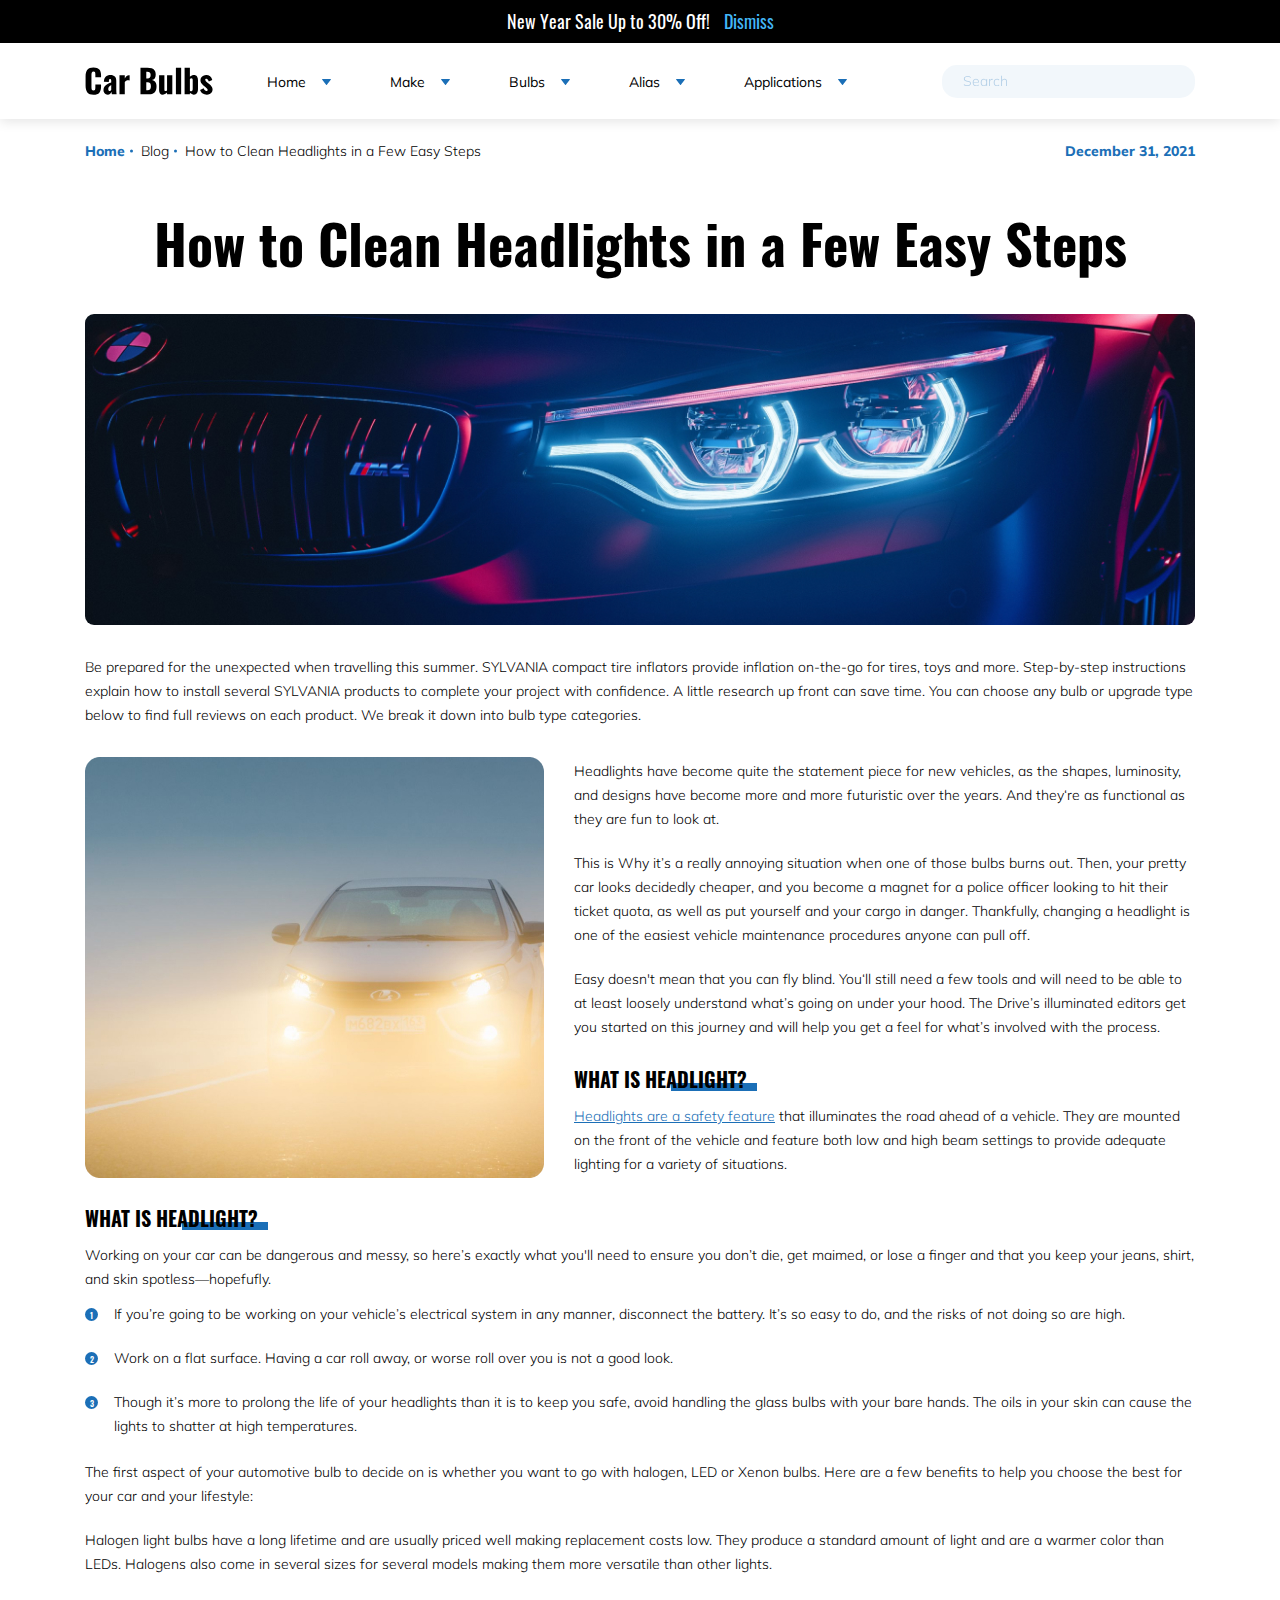
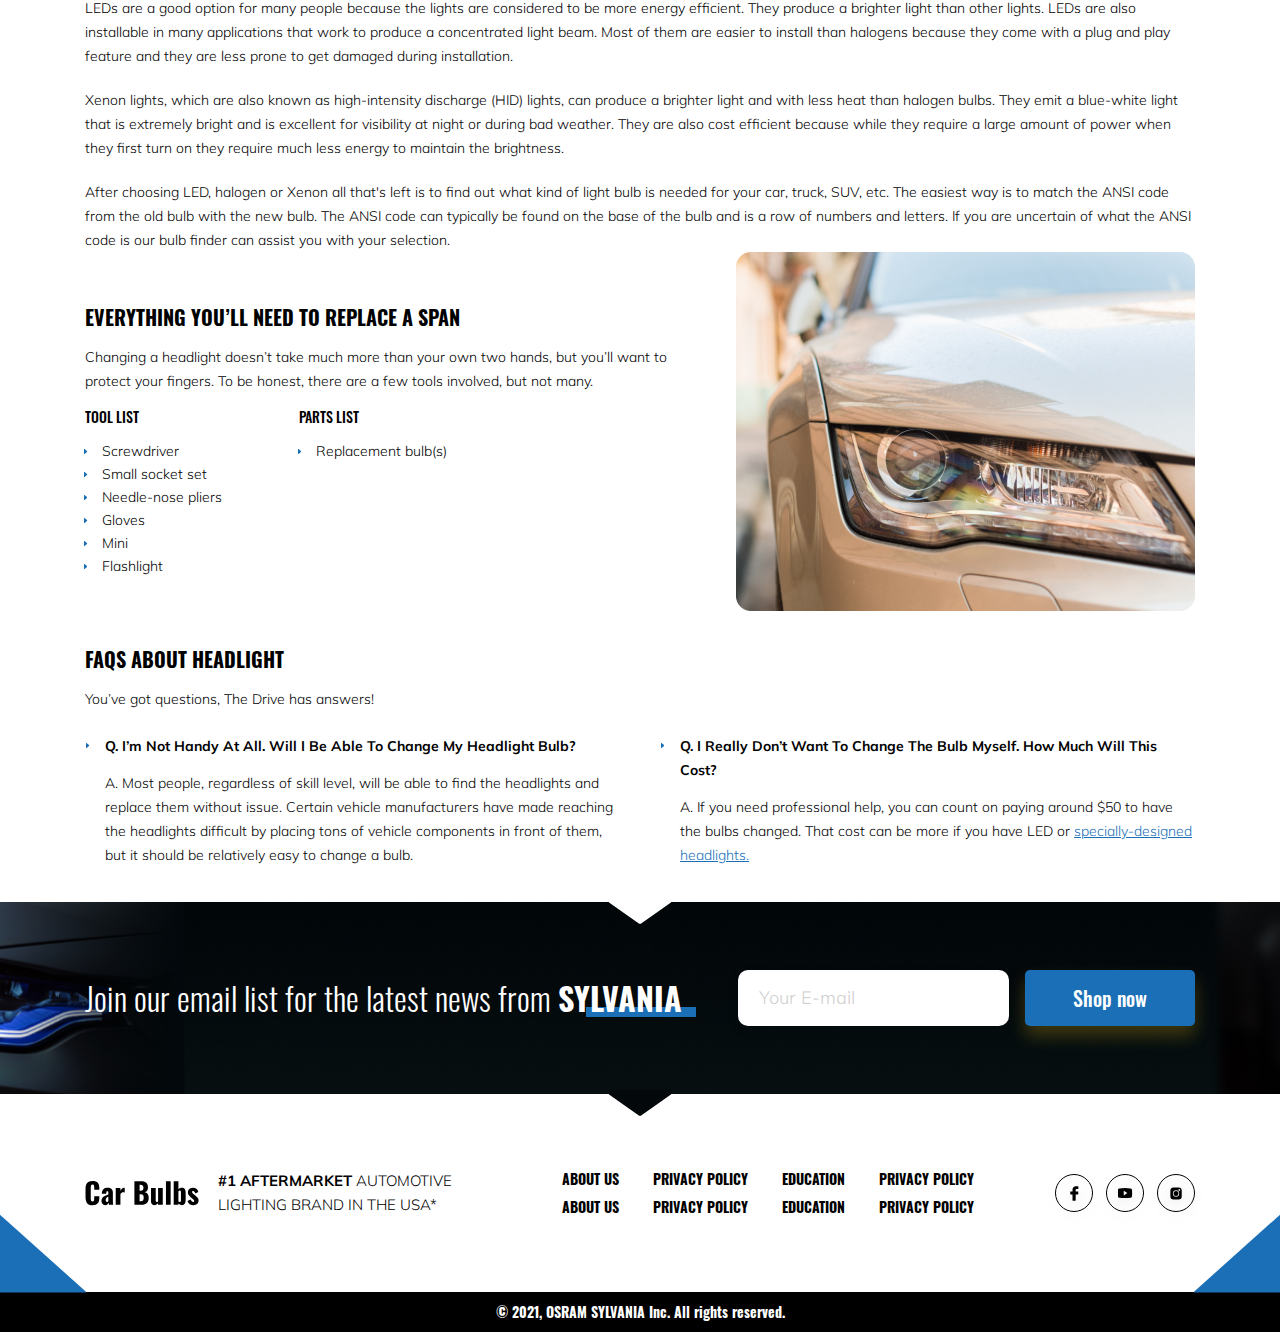
<file: clean.html>
<!DOCTYPE html>
<html lang="en">
<head>
  <meta charset="UTF-8">
  <meta http-equiv="X-UA-Compatible" content="IE=edge">
  <meta name="viewport" content="width=device-width, initial-scale=1.0">
  <link rel="stylesheet" href="css/style.min.css">
  <title>Car Bulbs | Clean</title>
</head>

<body>
  <div class="wrapper">
    <header class="header">
  <div class="header__banner">
    <h6 class="header__banner-title">
      New Year Sale Up to 30% Off!
      <span>Dismiss</span>
    </h6>
  </div>
  <div class="container">
    <div class="header__wrapper">
      <div class="header__logo">
        <img class="header__logo-img" src="img/icons/icons.svg#index-logo" alt="">
      </div>
      <nav class="header__menu">
        <ul class="header__menu-list">
          <li class="header__menu-item">
            <a class="header__menu-link" href="#">Home</a>
            <ul class="header__down">
              <h5 class="header__down-title">
                <span>SHOP</span> BY TYPE
              </h5>
              <li class="header__down-item">
                <a class="header__down-link" href="#">
                  Headlight Bulb
                </a>
              </li>
              <li class="header__down-item">
                <a class="header__down-link" href="#">
                  Fog Light Bulb
                </a>
              </li>
              <li class="header__down-item">
                <a class="header__down-link" href="#">
                  Turn Signal Light
                </a>
              </li>
              <li class="header__down-item">
                <a class="header__down-link" href="#">
                  Brake Light
                </a>
              </li>
            </ul>
          </li>
          <li class="header__menu-item">
            <a class="header__menu-link" href="#">Make</a>
            <ul class="header__down">
              <h5 class="header__down-title">
                <span>SHOP</span> BY TYPE
              </h5>
              <li class="header__down-item">
                <a class="header__down-link" href="#">
                  Headlight Bulb
                </a>
              </li>
              <li class="header__down-item">
                <a class="header__down-link" href="#">
                  Fog Light Bulb
                </a>
              </li>
              <li class="header__down-item">
                <a class="header__down-link" href="#">
                  Fog Light Bulb
                </a>
              </li>
              <li class="header__down-item">
                <a class="header__down-link" href="#">
                  Turn Signal Light
                </a>
              </li>
              <li class="header__down-item">
                <a class="header__down-link" href="#">
                  Brake Light
                </a>
              </li>
              <li class="header__down-item">
                <a class="header__down-link" href="#">
                  Brake Light
                </a>
              </li>
              <li class="header__down-item">
                <a class="header__down-link" href="#">
                  Brake Light
                </a>
              </li>
            </ul>
          </li>
          <li class="header__menu-item">
            <a class="header__menu-link" href="#">Bulbs</a>
            <ul class="header__down">
              <h5 class="header__down-title">
                <span>SHOP</span> BY TYPE
              </h5>
              <li class="header__down-item">
                <a class="header__down-link" href="#">
                  Headlight Bulb
                </a>
              </li>
              <li class="header__down-item">
                <a class="header__down-link" href="#">
                  Fog Light Bulb
                </a>
              </li>
              <li class="header__down-item">
                <a class="header__down-link" href="#">
                  Turn Signal Light
                </a>
              </li>
              <li class="header__down-item">
                <a class="header__down-link" href="#">
                  Brake Light
                </a>
              </li>
              <li class="header__down-item">
                <a class="header__down-link" href="#">
                  Reverse Light
                </a>
              </li>
              <li class="header__down-item">
                <a class="header__down-link" href="#">
                  Center High Mount Stop Light
                </a>
              </li>
              <li class="header__down-item">
                <a class="header__down-link" href="#">
                  Luggage Compartment Light
                </a>
              </li>
              <li class="header__down-item">
                <a class="header__down-link" href="#">
                  License Plate Light
                </a>
              </li>
              <li class="header__down-item">
                <a class="header__down-link" href="#">
                  Side Marker Light
                </a>
              </li>
              <li class="header__down-item">
                <a class="header__down-link" href="#">
                  Mapping Light
                </a>
              </li>
              <li class="header__down-item">
                <a class="header__down-link" href="#">
                  Dome Light
                </a>
              </li>
            </ul>
          </li>
          <li class="header__menu-item">
            <a class="header__menu-link" href="#">Alias</a>
            <ul class="header__down">
              <h5 class="header__down-title">
                <span>SHOP</span> BY TYPE
              </h5>
              <li class="header__down-item">
                <a class="header__down-link" href="#">
                  Headlight Bulb
                </a>
              </li>
              <li class="header__down-item">
                <a class="header__down-link" href="#">
                  Fog Light Bulb
                </a>
              </li>
              <li class="header__down-item">
                <a class="header__down-link" href="#">
                  Turn Signal Light
                </a>
              </li>
              <li class="header__down-item">
                <a class="header__down-link" href="#">
                  Brake Light
                </a>
              </li>
              <li class="header__down-item">
                <a class="header__down-link" href="#">
                  Reverse Light
                </a>
              </li>
              <li class="header__down-item">
                <a class="header__down-link" href="#">
                  Center High Mount Stop Light
                </a>
              </li>
              <li class="header__down-item">
                <a class="header__down-link" href="#">
                  Luggage Compartment Light
                </a>
              </li>
            </ul>
          </li>
          <li class="header__menu-item">
            <a class="header__menu-link" href="#">Applications</a>
            <ul class="header__down">
              <h5 class="header__down-title">
                <span>SHOP</span> BY TYPE
              </h5>
              <li class="header__down-item">
                <a class="header__down-link" href="#">
                  Headlight Bulb
                </a>
              </li>
              <li class="header__down-item">
                <a class="header__down-link" href="#">
                  Fog Light Bulb
                </a>
              </li>
              <li class="header__down-item">
                <a class="header__down-link" href="#">
                  Turn Signal Light
                </a>
              </li>
              <li class="header__down-item">
                <a class="header__down-link" href="#">
                  Brake Light
                </a>
              </li>
              <li class="header__down-item">
                <a class="header__down-link" href="#">
                  Reverse Light
                </a>
              </li>
              <li class="header__down-item">
                <a class="header__down-link" href="#">
                  Center High Mount Stop Light
                </a>
              </li>
            </ul>
          </li>
        </ul>
      </nav>
      <input class="header__input" type="text" placeholder="Search">
      <div class="header__btns">
        <div class="header__search-btn">
          <img class="header__btn-img" src="img/icons/icons.svg#header-mobile-search" alt="">
        </div>
        <div class="header__burger-btn">
          <span></span>
        </div>
      </div>
    </div>
  </div>
</header>

    <main class="main">

      <div class="breadcrumbs">
        <div class="container">
          <div class="breadcrumbs__inner">
            <div class="breadcrumbs__wrapper">
              <div class="breadcrumbs__item">
                <a class="breadcrumbs__link" href="/">Home</a>
              </div>
              <div class="breadcrumbs__item">
                <a class="breadcrumbs__link" href="#">Blog</a>
              </div>
              <div class="breadcrumbs__item">
                <p class="breadcrumbs__page">
                  How to Clean Headlights in a Few Easy Steps
                </p>
              </div>
            </div>
            <div class="breadcrumbs__data">
              December 31, 2021
            </div>
          </div>
        </div>
      </div>

     <section class="clean">
        <div class="container">
          <h4 class="clean__title title-bold">
            How to Clean Headlights in a Few Easy Steps
          </h4>
          <div class="clean__wrapper">
            <picture class="clean__picture">
              <source class="clean__img" media="(max-width: 424px)" srcset="img/clean/top-bg-mob.jpg">
              <img class="clean__img" src="img/clean/top-bg.jpg" alt="">
            </picture>
            <p class="clean__text">
              Be prepared for the unexpected when travelling this summer. SYLVANIA compact tire inflators provide
              inflation on-the-go for tires, toys and more. Step-by-step instructions explain how to install several
              SYLVANIA products to complete your project with confidence. A little research up front can save time. You
              can choose any bulb or upgrade type below to find full reviews on each product. We break it down into bulb
              type categories.
            </p>
            <div class="clean__item">
              <img class="clean__item-img" src="img/clean/item-1.jpg" alt="">
              <div class="clean__content">
                <p class="clean__text">
                  Headlights have become quite the statement piece for new vehicles, as the shapes, luminosity, and
                  designs have become more and more futuristic over the years. And they‘re as functional as they are fun
                  to look at.
                </p>
                <p class="clean__text">
                  This is Why it’s a really annoying situation when one of those bulbs burns out. Then, your pretty car
                  looks decidedly cheaper, and you become a magnet for a police ofﬁcer looking to hit their ticket
                  quota, as well as put yourself and your cargo in danger. Thankfully, changing a headlight is one of
                  the easiest vehicle maintenance procedures anyone can pull off.
                </p>
                <p class="clean__text">
                  Easy doesn't mean that you can ﬂy blind. You‘ll still need a few tools and will need to be able to at
                  least loosely understand what’s going on under your hood. The Drive’s illuminated editors get you
                  started on this journey and will help you get a feel for what’s involved with the process.
                </p>
                <h6 class="clean__content-title">
                  What is <span>headlight?</span>
                </h6>
                <p class="clean__text">
                  <a class="clean__text-link" href="#">Headlights are a safety feature</a> that illuminates the road
                  ahead of a vehicle. They are mounted on the front of the vehicle and feature both low and high beam
                  settings to provide adequate lighting for a variety of situations.
                </p>
              </div>
            </div>
            <h6 class="clean__content-title">
              What is <span>headlight?</span>
            </h6>
            <p class="clean__text">
              Working on your car can be dangerous and messy, so here’s exactly what you'll need to ensure you don’t
              die, get maimed, or lose a ﬁnger and that you keep your jeans, shirt, and skin spotless—hopefuﬂy.
            </p>
            <div class="clean__coun-texts">
              <p class="clean__text clean__text-count">
                If you’re going to be working on your vehicle’s electrical system in any manner, disconnect the battery.
                It’s so easy to do, and the risks of not doing so are high.
              </p>
              <p class="clean__text clean__text-count">
                Work on a ﬂat surface. Having a car roll away, or worse roll over you is not a good look.
              </p>
              <p class="clean__text clean__text-count">
                Though it’s more to prolong the life of your headlights than it is to keep you safe, avoid handling the
                glass bulbs with your bare hands. The oils in your skin can cause the lights to shatter at high
                temperatures.
              </p>
            </div>
            <p class="clean__text">
              The first aspect of your automotive bulb to decide on is whether you want to go with halogen, LED or Xenon
              bulbs. Here are a few benefits to help you choose the best for your car and your lifestyle:
            </p>
            <p class="clean__text">
              Halogen light bulbs have a long lifetime and are usually priced well making replacement costs low. They
              produce a standard amount of light and are a warmer color than LEDs. Halogens also come in several sizes
              for several models making them more versatile than other lights.
            </p>
            <p class="clean__text">
              LEDs are a good option for many people because the lights are considered to be more energy efficient. They
              produce a brighter light than other lights. LEDs are also installable in many applications that work to
              produce a concentrated light beam. Most of them are easier to install than halogens because they come with
              a plug and play feature and they are less prone to get damaged during installation.
            </p>
            <p class="clean__text">
              Xenon lights, which are also known as high-intensity discharge (HID) lights, can produce a brighter light
              and with less heat than halogen bulbs. They emit a blue-white light that is extremely bright and is
              excellent for visibility at night or during bad weather. They are also cost efficient because while they
              require a large amount of power when they first turn on they require much less energy to maintain the
              brightness.
            </p>
            <p class="clean__text">
              After choosing LED, halogen or Xenon all that's left is to find out what kind of light bulb is needed for
              your car, truck, SUV, etc. The easiest way is to match the ANSI code from the old bulb with the new bulb.
              The ANSI code can typically be found on the base of the bulb and is a row of numbers and letters. If you
              are uncertain of what the ANSI code is our bulb finder can assist you with your selection.
            </p>
            <div class="clean__item-2">
              <div class="clean__content-2">
                <h6 class="clean__content-title clean__content-title-2">
                  Everything You’ll Need to Replace a span
                </h6>
                <p class="clean__text">
                  Changing a headlight doesn’t take much more than your own two hands, but you’ll want to protect your
                  ﬁngers. To be honest, there are a few tools involved, but not many.
                </p>
                <div class="clean__tools">
                  <div class="clean__tools-item">
                    <h6 class="clean__tools-title">
                      Tool List
                    </h6>
                    <div class="browse__links-box">
                      <a class="browse__ford-link clean__tools-link" href="#">
                        Screwdriver
                      </a>
                      <a class="browse__ford-link clean__tools-link" href="#">
                        Small socket set
                      </a>
                      <a class="browse__ford-link clean__tools-link" href="#">
                        Needle-nose pliers
                      </a>
                      <a class="browse__ford-link clean__tools-link" href="#">
                        Gloves
                      </a>
                      <a class="browse__ford-link clean__tools-link" href="#">
                        Mini
                      </a>
                      <a class="browse__ford-link clean__tools-link" href="#">
                        Flashlight
                      </a>
                    </div>
                  </div>
                  <div class="clean__tools-item">
                    <h6 class="clean__tools-title">
                      Parts List
                    </h6>
                    <div class="browse__links-box">
                      <a class="browse__ford-link clean__tools-link" href="#">
                        Replacement bulb(s)
                      </a>
                    </div>
                  </div>
                </div>
              </div>
              <img class="clean__item-img clean__item-img-2" src="img/clean/item-2.jpg" alt="">
            </div>
            <h6 class="clean__content-title clean__content-title-2">
              FAqs about headlight
            </h6>
            <p class="clean__text">
              You’ve got questions, The Drive has answers!
            </p>
            <div class="clean__footer">
              <div class="clean__footer-item">
                <h4 class="clean__footer-title">
                  Q. I’m Not Handy At All. Will I Be Able To Change My Headlight Bulb?
                </h4>
                <p class="clean__text">
                  A. Most people, regardless of skill level, will be able to ﬁnd the headlights and replace them without
                  issue. Certain vehicle manufacturers have made reaching the headlights difﬁcult by placing tons of
                  vehicle components in front of them, but it should be relatively easy to change a bulb.
                </p>
              </div>
              <div class="clean__footer-item">
                <h4 class="clean__footer-title">
                  Q. I Really Don’t Want To Change The Bulb Myself. How Much Will This Cost?
                </h4>
                <p class="clean__text">
                  A. If you need professional help, you can count on paying around $50 to have the bulbs changed. That
                  cost can be more if you have LED or
                  <a class="clean__text-link" href="#">
                    specially-designed headlights.
                  </a>
                </p>
              </div>
            </div>
          </div>
        </div>
      </section>

      <!-- <section class="blog-posts">
        <div class="container">
          <h4 class="blog-posts__title title-reg">
            Recent <span>Blog Posts</span>
          </h4>
          <div class="blog-posts__wrapper">
            <div class="blog-posts__item">
              <div class="blog-posts__image">
                <p class="blog-posts__subtext">12/10</p>
                <img src="img/index/car-cart-1.png" alt="">
              </div>

              <div class="blog-posts__content">
                <div class="blog-posts__tags">
                  <div class="blog-posts__tag">
                    <span>#</span>category</div>
                  <div class="blog-posts__tag"><span>#</span>LEDcar</div>
                  <div class="blog-posts__tag"><span>#</span>LEDcarlight</div>
                </div>
                <h5 class="blog-posts__item-title">PORTABLE AUTO CARE</h5>
                <p class="blog-posts__text">
                  Be prepared for the unexpected when travelling this summer. SYLVANIA compact tire inflators provide
                  inflation on-the-go for tires, toys and more.
                </p>
                <a class="blog-posts__link top-btn" href="#">
                  Read more
                </a>
              </div>

            </div>
            <div class="blog-posts__item">
              <div class="blog-posts__image">
                <p class="blog-posts__subtext">12/10</p>
                <img src="img/index/car-cart-2.png" alt="">
              </div>

              <div class="blog-posts__content">
                <div class="blog-posts__tags">
                  <div class="blog-posts__tag"><span>#</span>category</div>
                  <div class="blog-posts__tag"><span>#</span>LEDcar</div>
                  <div class="blog-posts__tag"><span>#</span>LEDcarlight</div>
                </div>
                <h5 class="blog-posts__item-title">PORTABLE AUTO CARE</h5>
                <p class="blog-posts__text">
                  Be prepared for the unexpected when travelling this summer. SYLVANIA compact tire inflators provide
                  inflation on-the-go for tires, toys and more.
                </p>
                <a class="blog-posts__link top-btn" href="#">
                  Read more
                </a>
              </div>

            </div>
            <div class="blog-posts__item">
              <div class="blog-posts__image">
                <p class="blog-posts__subtext">12/10</p>
                <img src="img/index/car-cart-3.png" alt="">
              </div>

              <div class="blog-posts__content">
                <div class="blog-posts__tags">
                  <div class="blog-posts__tag"><span>#</span>category</div>
                  <div class="blog-posts__tag"><span>#</span>LEDcar</div>
                  <div class="blog-posts__tag"><span>#</span>LEDcarlight</div>
                </div>
                <h5 class="blog-posts__item-title">PORTABLE AUTO CARE</h5>
                <p class="blog-posts__text">
                  Be prepared for the unexpected when travelling this summer. SYLVANIA compact tire inflators provide
                  inflation on-the-go for tires, toys and more.
                </p>
                <a class="blog-posts__link top-btn" href="#">
                  Read more
                </a>
              </div>

            </div>
          </div>
        </div>
      </section> -->

    </main>

    <footer class="footer">
  <div class="footer__top">
    <div class="container">
      <div class="footer__top-content">
        <h4 class="footer__top-title">
          Join our email list for the latest news from
          <span>SYLVANIA</span>
        </h4>
        <form class="footer__top-form" action="#">
          <input class="footer__top-input" type="text" placeholder="Your E-mail">
          <button class="footer__top-btn">Shop now</button>
        </form>
      </div>
    </div>
  </div>
  <div class="footer__main">
    <div class="container">
      <div class="footer__main-wrapper">
        <div class="footer__main-logo">
          <img class="footer__main-img" src="img/icons/icons.svg#index-logo" alt="">
        </div>
        <h5 class="footer__main-title">
          <span>#1 AFTERMARKET</span> AUTOMOTIVE LIGHTING BRAND IN THE USA*
        </h5>
        <nav class="footer__main-menu">
          <ul class="footer__main-list">
            <li class="footer__main-item">
              <a class="footer__main-link" href="#">
                About us
              </a>
            </li>
            <li class="footer__main-item">
              <a class="footer__main-link" href="#">
                Privacy Policy
              </a>
            </li>
            <li class="footer__main-item">
              <a class="footer__main-link" href="#">
                Education
              </a>
            </li>
            <li class="footer__main-item">
              <a class="footer__main-link" href="#">
                Privacy Policy
              </a>
            </li>
            <li class="footer__main-item">
              <a class="footer__main-link" href="#">
                About us
              </a>
            </li>
            <li class="footer__main-item">
              <a class="footer__main-link" href="#">
                Privacy Policy
              </a>
            </li>
            <li class="footer__main-item">
              <a class="footer__main-link" href="#">
                Education
              </a>
            </li>
            <li class="footer__main-item">
              <a class="footer__main-link" href="#">
                Privacy Policy
              </a>
            </li>
          </ul>
        </nav>
        <div class="footer__main-socials">
          <a class="footer__main-image" href="#">
            <img class="footer__main-link-img footer__logo-facebook" src="img/icons/icons.svg#index-footer-facebook" alt="">
          </a>
          <a class="footer__main-image" href="#">
            <img class="footer__main-link-img footer__logo-youtube" src="img/icons/icons.svg#index-footer-youtube" alt="">
          </a>
          <a class="footer__main-image" href="#">
            <img class="footer__main-link-img footer__logo-instagram" src="img/icons/icons.svg#index-footer-instagram" alt="">
          </a>
        </div>
      </div>
    </div>
  </div>
  <div class="copyright">
    <p class="copyright__text">
      © 2021, OSRAM SYLVANIA Inc. All rights reserved.
    </p>
  </div>
</footer>
  </div>

  <script src="js/app.min.js"></script>
</body>

</html>
</file>
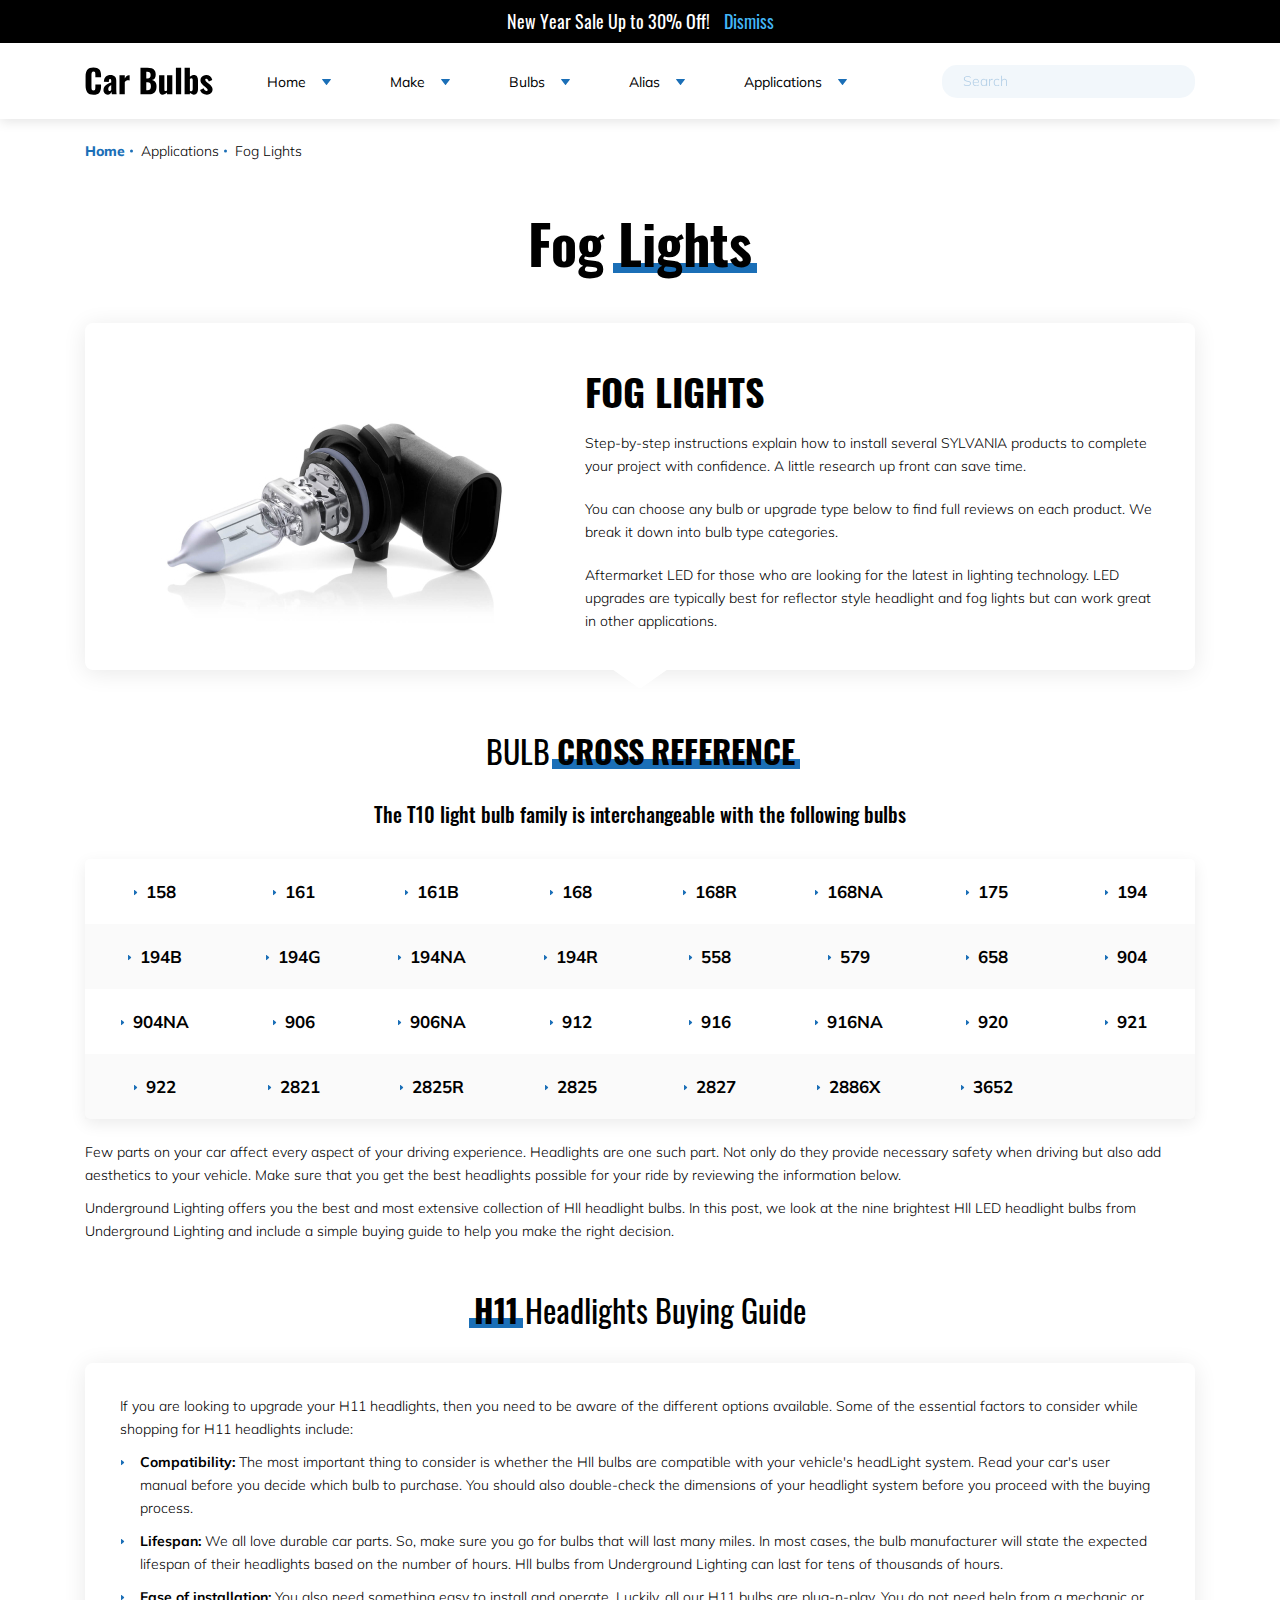
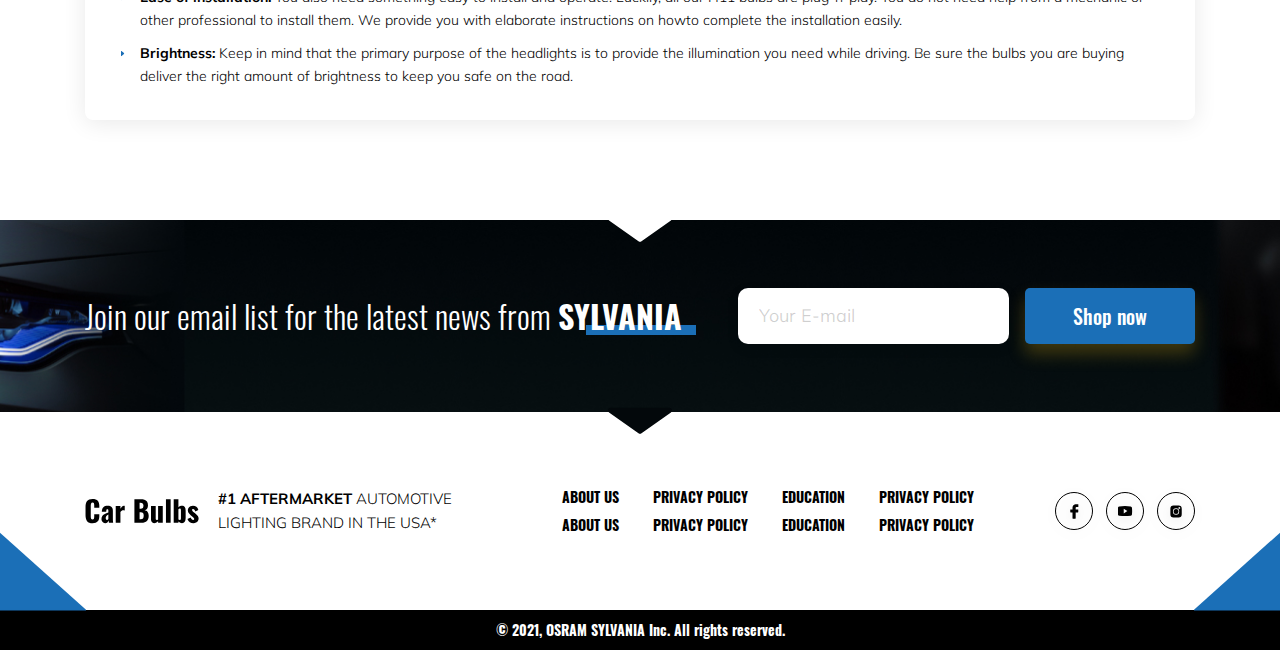
<file: foglights.html>
<!DOCTYPE html>
<html lang="en">
<head>
  <meta charset="UTF-8">
  <meta http-equiv="X-UA-Compatible" content="IE=edge">
  <meta name="viewport" content="width=device-width, initial-scale=1.0">
  <link rel="stylesheet" href="css/style.min.css">
  <title>Car Bulbs | Fog Lights</title>
</head>

<body>
  <div class="wrapper">
    <header class="header">
  <div class="header__banner">
    <h6 class="header__banner-title">
      New Year Sale Up to 30% Off!
      <span>Dismiss</span>
    </h6>
  </div>
  <div class="container">
    <div class="header__wrapper">
      <div class="header__logo">
        <img class="header__logo-img" src="img/icons/icons.svg#index-logo" alt="">
      </div>
      <nav class="header__menu">
        <ul class="header__menu-list">
          <li class="header__menu-item">
            <a class="header__menu-link" href="#">Home</a>
            <ul class="header__down">
              <h5 class="header__down-title">
                <span>SHOP</span> BY TYPE
              </h5>
              <li class="header__down-item">
                <a class="header__down-link" href="#">
                  Headlight Bulb
                </a>
              </li>
              <li class="header__down-item">
                <a class="header__down-link" href="#">
                  Fog Light Bulb
                </a>
              </li>
              <li class="header__down-item">
                <a class="header__down-link" href="#">
                  Turn Signal Light
                </a>
              </li>
              <li class="header__down-item">
                <a class="header__down-link" href="#">
                  Brake Light
                </a>
              </li>
            </ul>
          </li>
          <li class="header__menu-item">
            <a class="header__menu-link" href="#">Make</a>
            <ul class="header__down">
              <h5 class="header__down-title">
                <span>SHOP</span> BY TYPE
              </h5>
              <li class="header__down-item">
                <a class="header__down-link" href="#">
                  Headlight Bulb
                </a>
              </li>
              <li class="header__down-item">
                <a class="header__down-link" href="#">
                  Fog Light Bulb
                </a>
              </li>
              <li class="header__down-item">
                <a class="header__down-link" href="#">
                  Fog Light Bulb
                </a>
              </li>
              <li class="header__down-item">
                <a class="header__down-link" href="#">
                  Turn Signal Light
                </a>
              </li>
              <li class="header__down-item">
                <a class="header__down-link" href="#">
                  Brake Light
                </a>
              </li>
              <li class="header__down-item">
                <a class="header__down-link" href="#">
                  Brake Light
                </a>
              </li>
              <li class="header__down-item">
                <a class="header__down-link" href="#">
                  Brake Light
                </a>
              </li>
            </ul>
          </li>
          <li class="header__menu-item">
            <a class="header__menu-link" href="#">Bulbs</a>
            <ul class="header__down">
              <h5 class="header__down-title">
                <span>SHOP</span> BY TYPE
              </h5>
              <li class="header__down-item">
                <a class="header__down-link" href="#">
                  Headlight Bulb
                </a>
              </li>
              <li class="header__down-item">
                <a class="header__down-link" href="#">
                  Fog Light Bulb
                </a>
              </li>
              <li class="header__down-item">
                <a class="header__down-link" href="#">
                  Turn Signal Light
                </a>
              </li>
              <li class="header__down-item">
                <a class="header__down-link" href="#">
                  Brake Light
                </a>
              </li>
              <li class="header__down-item">
                <a class="header__down-link" href="#">
                  Reverse Light
                </a>
              </li>
              <li class="header__down-item">
                <a class="header__down-link" href="#">
                  Center High Mount Stop Light
                </a>
              </li>
              <li class="header__down-item">
                <a class="header__down-link" href="#">
                  Luggage Compartment Light
                </a>
              </li>
              <li class="header__down-item">
                <a class="header__down-link" href="#">
                  License Plate Light
                </a>
              </li>
              <li class="header__down-item">
                <a class="header__down-link" href="#">
                  Side Marker Light
                </a>
              </li>
              <li class="header__down-item">
                <a class="header__down-link" href="#">
                  Mapping Light
                </a>
              </li>
              <li class="header__down-item">
                <a class="header__down-link" href="#">
                  Dome Light
                </a>
              </li>
            </ul>
          </li>
          <li class="header__menu-item">
            <a class="header__menu-link" href="#">Alias</a>
            <ul class="header__down">
              <h5 class="header__down-title">
                <span>SHOP</span> BY TYPE
              </h5>
              <li class="header__down-item">
                <a class="header__down-link" href="#">
                  Headlight Bulb
                </a>
              </li>
              <li class="header__down-item">
                <a class="header__down-link" href="#">
                  Fog Light Bulb
                </a>
              </li>
              <li class="header__down-item">
                <a class="header__down-link" href="#">
                  Turn Signal Light
                </a>
              </li>
              <li class="header__down-item">
                <a class="header__down-link" href="#">
                  Brake Light
                </a>
              </li>
              <li class="header__down-item">
                <a class="header__down-link" href="#">
                  Reverse Light
                </a>
              </li>
              <li class="header__down-item">
                <a class="header__down-link" href="#">
                  Center High Mount Stop Light
                </a>
              </li>
              <li class="header__down-item">
                <a class="header__down-link" href="#">
                  Luggage Compartment Light
                </a>
              </li>
            </ul>
          </li>
          <li class="header__menu-item">
            <a class="header__menu-link" href="#">Applications</a>
            <ul class="header__down">
              <h5 class="header__down-title">
                <span>SHOP</span> BY TYPE
              </h5>
              <li class="header__down-item">
                <a class="header__down-link" href="#">
                  Headlight Bulb
                </a>
              </li>
              <li class="header__down-item">
                <a class="header__down-link" href="#">
                  Fog Light Bulb
                </a>
              </li>
              <li class="header__down-item">
                <a class="header__down-link" href="#">
                  Turn Signal Light
                </a>
              </li>
              <li class="header__down-item">
                <a class="header__down-link" href="#">
                  Brake Light
                </a>
              </li>
              <li class="header__down-item">
                <a class="header__down-link" href="#">
                  Reverse Light
                </a>
              </li>
              <li class="header__down-item">
                <a class="header__down-link" href="#">
                  Center High Mount Stop Light
                </a>
              </li>
            </ul>
          </li>
        </ul>
      </nav>
      <input class="header__input" type="text" placeholder="Search">
      <div class="header__btns">
        <div class="header__search-btn">
          <img class="header__btn-img" src="img/icons/icons.svg#header-mobile-search" alt="">
        </div>
        <div class="header__burger-btn">
          <span></span>
        </div>
      </div>
    </div>
  </div>
</header>

    <main class="main">

      <div class="breadcrumbs">
        <div class="container">
          <div class="breadcrumbs__wrapper">
            <div class="breadcrumbs__item">
              <a class="breadcrumbs__link" href="/">Home</a>
            </div>
            <div class="breadcrumbs__item">
              <a class="breadcrumbs__link" href="#">Applications</a>
            </div>
            <div class="breadcrumbs__item">
              <p class="breadcrumbs__page">Fog Lights</p>
            </div>
          </div>
        </div>
      </div>

      <section class="ford">
        <div class="container">
          <h4 class="ford__title title-bold">
            Fog <span>Lights</span>
          </h4>
          <div class="choose__blog all__blog ford__blog">

            <div class="ford__blog-wrapper">

              <div class="ford__blog-image">
                <img class="ford__blog-img" src="img/ford/4.jpg" alt="">
              </div>
              <div class="ford__blog-content">
                <h4 class="ford__blog-title ford__blog-title-lights">Fog Lights</h4>
                <p class="choose__blog-text">
                  Step-by-step instructions explain how to install several SYLVANIA
                  products to complete your project with confidence. A little research up front can save time.
                </p>
                <p class="choose__blog-text">
                  You can choose any bulb or upgrade type below to find full reviews on each product.
                  We break it down into bulb type categories.
                </p>
                <p class="choose__blog-text">
                  Aftermarket LED for those who are looking for the latest in lighting technology.
                  LED upgrades are typically best for reflector style headlight and fog lights but can
                  work great in other applications.
                </p>
              </div>
            </div>

            <img class="choose__blog-img" src="img/icons/icons.svg#index-footer-white-arrow" alt="">
          </div>
        </div>
      </section>

      <section class="reference">
        <div class="container">
          <h4 class="reference__title title-reg">
            BULB <span>CROSS REFERENCE</span>
          </h4>
          <h6 class="reference__subtitle">
            The T10 light bulb family is interchangeable with the following bulbs
          </h6>
          <div class="reference__inner">
            <div class="reference__item">
              <a class="reference__item-num" href="#">158</a>
            </div>
            <div class="reference__item">
              <a class="reference__item-num" href="#">161</a>
            </div>
            <div class="reference__item">
              <a class="reference__item-num" href="#">161B</a>
            </div>
            <div class="reference__item">
              <a class="reference__item-num" href="#">168</a>
            </div>
            <div class="reference__item">
              <a class="reference__item-num" href="#">168R</a>
            </div>
            <div class="reference__item">
              <a class="reference__item-num" href="#">168NA</a>
            </div>
            <div class="reference__item">
              <a class="reference__item-num" href="#">175</a>
            </div>
            <div class="reference__item">
              <a class="reference__item-num" href="#">194</a>
            </div>
            <div class="reference__item">
              <a class="reference__item-num" href="#">194B</a>
            </div>
            <div class="reference__item">
              <a class="reference__item-num" href="#">194G</a>
            </div>
            <div class="reference__item">
              <a class="reference__item-num" href="#">194NA</a>
            </div>
            <div class="reference__item">
              <a class="reference__item-num" href="#">194R</a>
            </div>
            <div class="reference__item">
              <a class="reference__item-num" href="#">558</a>
            </div>
            <div class="reference__item">
              <a class="reference__item-num" href="#">579</a>
            </div>
            <div class="reference__item">
              <a class="reference__item-num" href="#">658</a>
            </div>
            <div class="reference__item">
              <a class="reference__item-num" href="#">904</a>
            </div>
            <div class="reference__item">
              <a class="reference__item-num" href="#">904NA</a>
            </div>
            <div class="reference__item">
              <a class="reference__item-num" href="#">906</a>
            </div>
            <div class="reference__item">
              <a class="reference__item-num" href="#">906NA</a>
            </div>
            <div class="reference__item">
              <a class="reference__item-num" href="#">912</a>
            </div>
            <div class="reference__item">
              <a class="reference__item-num" href="#">916</a>
            </div>
            <div class="reference__item">
              <a class="reference__item-num" href="#">916NA</a>
            </div>
            <div class="reference__item">
              <a class="reference__item-num" href="#">920</a>
            </div>
            <div class="reference__item">
              <a class="reference__item-num" href="#">921</a>
            </div>
            <div class="reference__item">
              <a class="reference__item-num" href="#">922</a>
            </div>
            <div class="reference__item">
              <a class="reference__item-num" href="#">2821</a>
            </div>
            <div class="reference__item">
              <a class="reference__item-num" href="#">2825R</a>
            </div>
            <div class="reference__item">
              <a class="reference__item-num" href="#">2825</a>
            </div>
            <div class="reference__item">
              <a class="reference__item-num" href="#">2827</a>
            </div>
            <div class="reference__item">
              <a class="reference__item-num" href="#">2886X</a>
            </div>
            <div class="reference__item">
              <a class="reference__item-num" href="#">3652</a>
            </div>
            <div class="reference__item">
            </div>
          </div>
          <p class="h11__footer-item">
            Few parts on your car affect every aspect of your driving experience. Headlights are one such part. Not only
            do they provide necessary safety when driving but also add aesthetics to your vehicle. Make sure that you
            get the best headlights possible for your ride by reviewing the information below.
          </p>
          <p class="h11__footer-item">
            Underground Lighting offers you the best and most extensive collection of Hll headlight bulbs. In this post,
            we look at the nine brightest Hll LED headlight bulbs from Underground Lighting and include a simple buying
            guide to help you make the right decision.
          </p>
        </div>
      </section>

      <section class="h11">
        <div class="container">
          <h4 class="h11__title title-reg">
            <span>H11</span> Headlights Buying Guide
          </h4>
          <div class="h11__content">
            <p class="h11__footer-item">
              If you are looking to upgrade your H11 headlights, then you need to be aware of the different options
              available. Some of the essential factors to consider while shopping for H11 headlights include:
            </p>
            <p class="clean__footer-item h11__footer-item">
              <span>Compatibility:</span> The most important thing to consider is whether the Hll bulbs are compatible
              with your vehicle's headLight system. Read your car's user manual before you decide which bulb to
              purchase. You should also double-check the dimensions of your headlight system before you proceed with the
              buying process.
            </p>
            <p class="clean__footer-item h11__footer-item">
              <span>Lifespan:</span> We all love durable car parts. So, make sure you go for bulbs that will last many
              miles. In most cases, the bulb manufacturer will state the expected lifespan of their headlights based on
              the number of hours. Hll bulbs from Underground Lighting can last for tens of thousands of hours.
            </p>
            <p class="clean__footer-item h11__footer-item">
              <span>Ease of installation:</span> You also need something easy to install and operate. Luckily, all our
              H11 bulbs are plug-n-play. You do not need help from a mechanic or other professional to install them. We
              provide you with elaborate instructions on howto complete the installation easily.
            </p>
            <p class="clean__footer-item h11__footer-item">
              <span>Brightness:</span> Keep in mind that the primary purpose of the headlights is to provide the
              illumination you need while driving. Be sure the bulbs you are buying deliver the right amount of
              brightness to keep you safe on the road.
            </p>
          </div>
        </div>
      </section>

    </main>

    <footer class="footer">
  <div class="footer__top">
    <div class="container">
      <div class="footer__top-content">
        <h4 class="footer__top-title">
          Join our email list for the latest news from
          <span>SYLVANIA</span>
        </h4>
        <form class="footer__top-form" action="#">
          <input class="footer__top-input" type="text" placeholder="Your E-mail">
          <button class="footer__top-btn">Shop now</button>
        </form>
      </div>
    </div>
  </div>
  <div class="footer__main">
    <div class="container">
      <div class="footer__main-wrapper">
        <div class="footer__main-logo">
          <img class="footer__main-img" src="img/icons/icons.svg#index-logo" alt="">
        </div>
        <h5 class="footer__main-title">
          <span>#1 AFTERMARKET</span> AUTOMOTIVE LIGHTING BRAND IN THE USA*
        </h5>
        <nav class="footer__main-menu">
          <ul class="footer__main-list">
            <li class="footer__main-item">
              <a class="footer__main-link" href="#">
                About us
              </a>
            </li>
            <li class="footer__main-item">
              <a class="footer__main-link" href="#">
                Privacy Policy
              </a>
            </li>
            <li class="footer__main-item">
              <a class="footer__main-link" href="#">
                Education
              </a>
            </li>
            <li class="footer__main-item">
              <a class="footer__main-link" href="#">
                Privacy Policy
              </a>
            </li>
            <li class="footer__main-item">
              <a class="footer__main-link" href="#">
                About us
              </a>
            </li>
            <li class="footer__main-item">
              <a class="footer__main-link" href="#">
                Privacy Policy
              </a>
            </li>
            <li class="footer__main-item">
              <a class="footer__main-link" href="#">
                Education
              </a>
            </li>
            <li class="footer__main-item">
              <a class="footer__main-link" href="#">
                Privacy Policy
              </a>
            </li>
          </ul>
        </nav>
        <div class="footer__main-socials">
          <a class="footer__main-image" href="#">
            <img class="footer__main-link-img footer__logo-facebook" src="img/icons/icons.svg#index-footer-facebook" alt="">
          </a>
          <a class="footer__main-image" href="#">
            <img class="footer__main-link-img footer__logo-youtube" src="img/icons/icons.svg#index-footer-youtube" alt="">
          </a>
          <a class="footer__main-image" href="#">
            <img class="footer__main-link-img footer__logo-instagram" src="img/icons/icons.svg#index-footer-instagram" alt="">
          </a>
        </div>
      </div>
    </div>
  </div>
  <div class="copyright">
    <p class="copyright__text">
      © 2021, OSRAM SYLVANIA Inc. All rights reserved.
    </p>
  </div>
</footer>
  </div>

  <script src="js/app.min.js"></script>
</body>

</html>
</file>
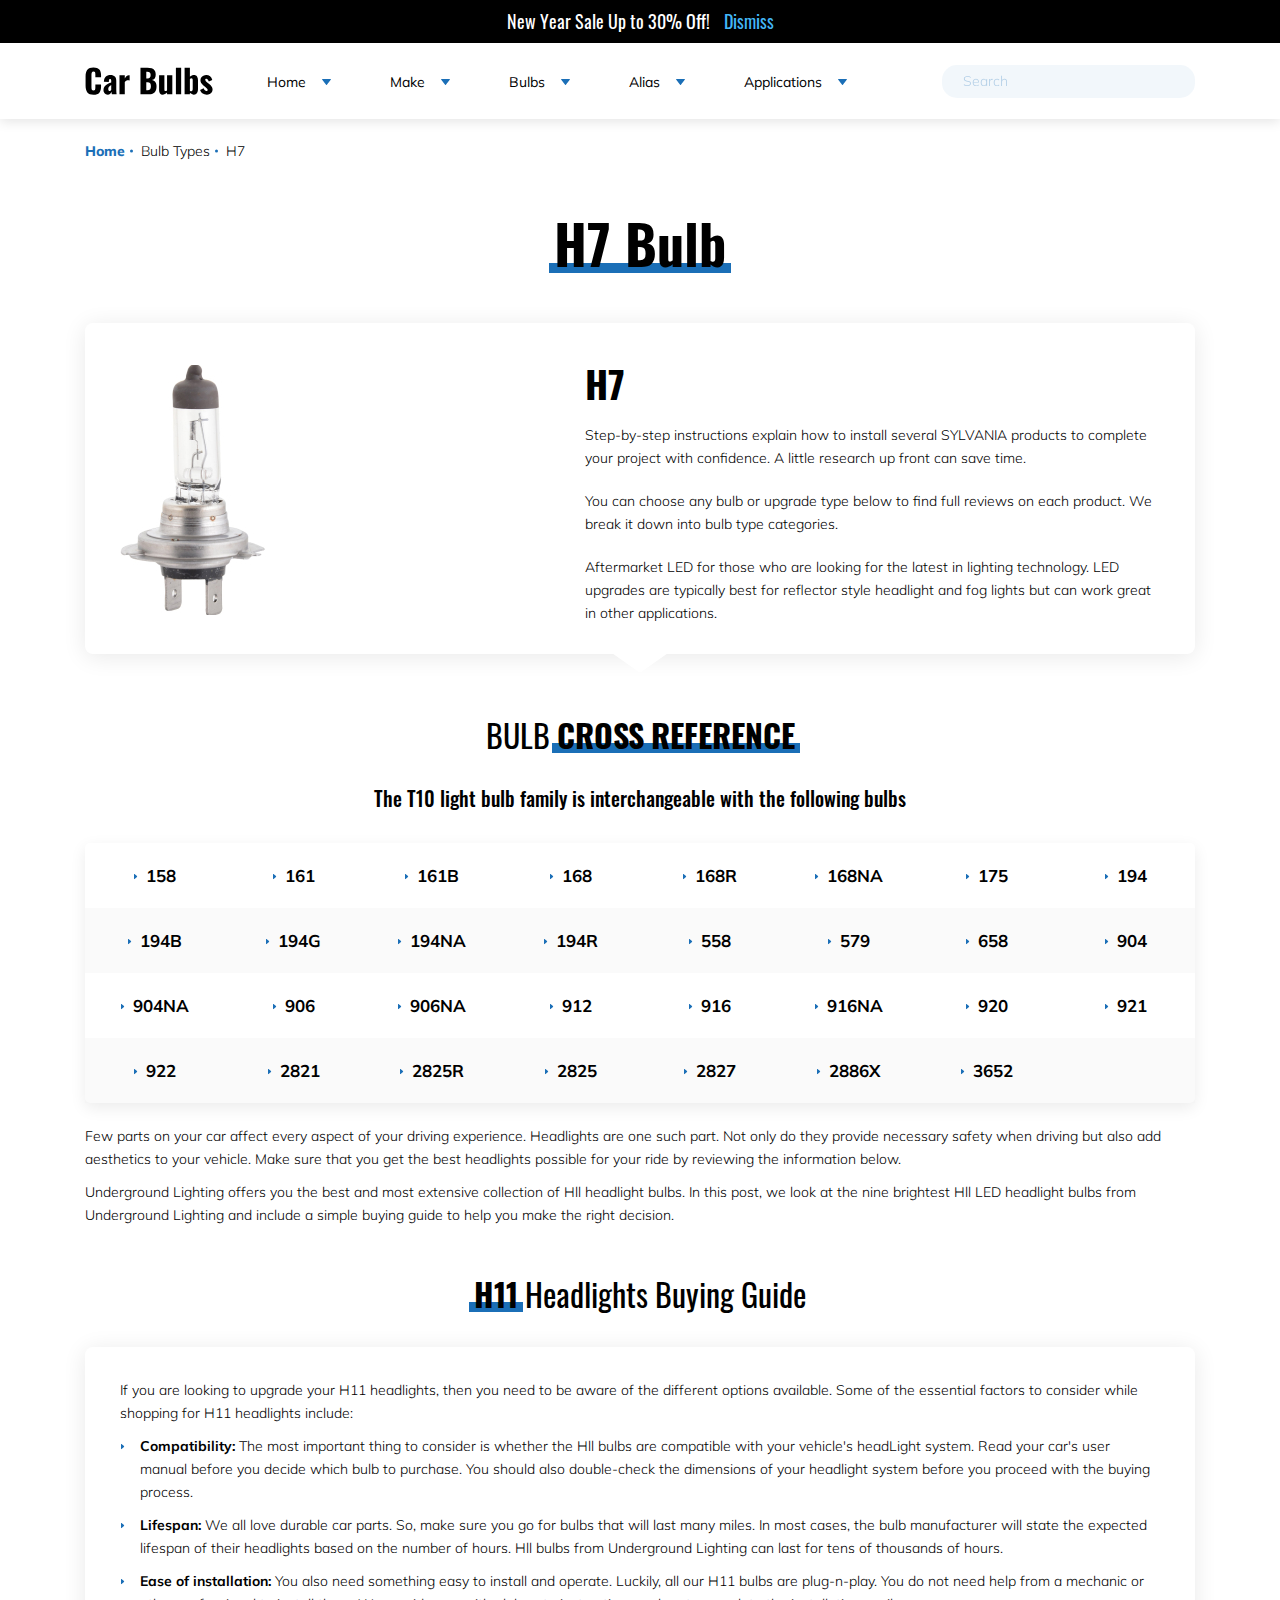
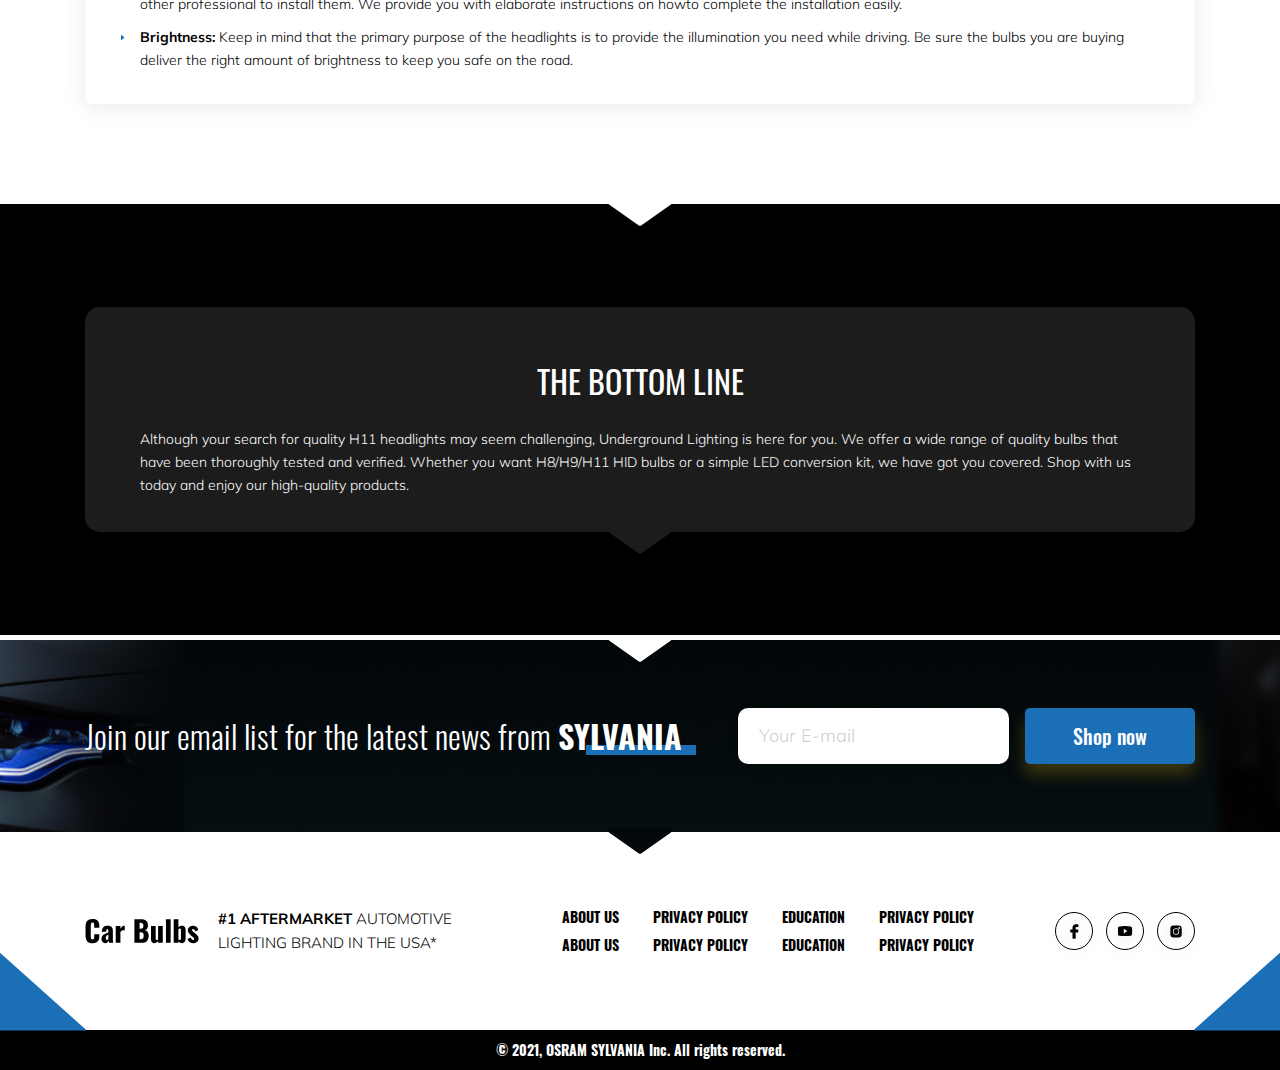
<file: h7.html>
<!DOCTYPE html>
<html lang="en">
<head>
  <meta charset="UTF-8">
  <meta http-equiv="X-UA-Compatible" content="IE=edge">
  <meta name="viewport" content="width=device-width, initial-scale=1.0">
  <link rel="stylesheet" href="css/style.min.css">
  <title>Car Bulbs | H7 Bulb</title>
</head>

<body>
  <div class="wrapper">
    <header class="header">
  <div class="header__banner">
    <h6 class="header__banner-title">
      New Year Sale Up to 30% Off!
      <span>Dismiss</span>
    </h6>
  </div>
  <div class="container">
    <div class="header__wrapper">
      <div class="header__logo">
        <img class="header__logo-img" src="img/icons/icons.svg#index-logo" alt="">
      </div>
      <nav class="header__menu">
        <ul class="header__menu-list">
          <li class="header__menu-item">
            <a class="header__menu-link" href="#">Home</a>
            <ul class="header__down">
              <h5 class="header__down-title">
                <span>SHOP</span> BY TYPE
              </h5>
              <li class="header__down-item">
                <a class="header__down-link" href="#">
                  Headlight Bulb
                </a>
              </li>
              <li class="header__down-item">
                <a class="header__down-link" href="#">
                  Fog Light Bulb
                </a>
              </li>
              <li class="header__down-item">
                <a class="header__down-link" href="#">
                  Turn Signal Light
                </a>
              </li>
              <li class="header__down-item">
                <a class="header__down-link" href="#">
                  Brake Light
                </a>
              </li>
            </ul>
          </li>
          <li class="header__menu-item">
            <a class="header__menu-link" href="#">Make</a>
            <ul class="header__down">
              <h5 class="header__down-title">
                <span>SHOP</span> BY TYPE
              </h5>
              <li class="header__down-item">
                <a class="header__down-link" href="#">
                  Headlight Bulb
                </a>
              </li>
              <li class="header__down-item">
                <a class="header__down-link" href="#">
                  Fog Light Bulb
                </a>
              </li>
              <li class="header__down-item">
                <a class="header__down-link" href="#">
                  Fog Light Bulb
                </a>
              </li>
              <li class="header__down-item">
                <a class="header__down-link" href="#">
                  Turn Signal Light
                </a>
              </li>
              <li class="header__down-item">
                <a class="header__down-link" href="#">
                  Brake Light
                </a>
              </li>
              <li class="header__down-item">
                <a class="header__down-link" href="#">
                  Brake Light
                </a>
              </li>
              <li class="header__down-item">
                <a class="header__down-link" href="#">
                  Brake Light
                </a>
              </li>
            </ul>
          </li>
          <li class="header__menu-item">
            <a class="header__menu-link" href="#">Bulbs</a>
            <ul class="header__down">
              <h5 class="header__down-title">
                <span>SHOP</span> BY TYPE
              </h5>
              <li class="header__down-item">
                <a class="header__down-link" href="#">
                  Headlight Bulb
                </a>
              </li>
              <li class="header__down-item">
                <a class="header__down-link" href="#">
                  Fog Light Bulb
                </a>
              </li>
              <li class="header__down-item">
                <a class="header__down-link" href="#">
                  Turn Signal Light
                </a>
              </li>
              <li class="header__down-item">
                <a class="header__down-link" href="#">
                  Brake Light
                </a>
              </li>
              <li class="header__down-item">
                <a class="header__down-link" href="#">
                  Reverse Light
                </a>
              </li>
              <li class="header__down-item">
                <a class="header__down-link" href="#">
                  Center High Mount Stop Light
                </a>
              </li>
              <li class="header__down-item">
                <a class="header__down-link" href="#">
                  Luggage Compartment Light
                </a>
              </li>
              <li class="header__down-item">
                <a class="header__down-link" href="#">
                  License Plate Light
                </a>
              </li>
              <li class="header__down-item">
                <a class="header__down-link" href="#">
                  Side Marker Light
                </a>
              </li>
              <li class="header__down-item">
                <a class="header__down-link" href="#">
                  Mapping Light
                </a>
              </li>
              <li class="header__down-item">
                <a class="header__down-link" href="#">
                  Dome Light
                </a>
              </li>
            </ul>
          </li>
          <li class="header__menu-item">
            <a class="header__menu-link" href="#">Alias</a>
            <ul class="header__down">
              <h5 class="header__down-title">
                <span>SHOP</span> BY TYPE
              </h5>
              <li class="header__down-item">
                <a class="header__down-link" href="#">
                  Headlight Bulb
                </a>
              </li>
              <li class="header__down-item">
                <a class="header__down-link" href="#">
                  Fog Light Bulb
                </a>
              </li>
              <li class="header__down-item">
                <a class="header__down-link" href="#">
                  Turn Signal Light
                </a>
              </li>
              <li class="header__down-item">
                <a class="header__down-link" href="#">
                  Brake Light
                </a>
              </li>
              <li class="header__down-item">
                <a class="header__down-link" href="#">
                  Reverse Light
                </a>
              </li>
              <li class="header__down-item">
                <a class="header__down-link" href="#">
                  Center High Mount Stop Light
                </a>
              </li>
              <li class="header__down-item">
                <a class="header__down-link" href="#">
                  Luggage Compartment Light
                </a>
              </li>
            </ul>
          </li>
          <li class="header__menu-item">
            <a class="header__menu-link" href="#">Applications</a>
            <ul class="header__down">
              <h5 class="header__down-title">
                <span>SHOP</span> BY TYPE
              </h5>
              <li class="header__down-item">
                <a class="header__down-link" href="#">
                  Headlight Bulb
                </a>
              </li>
              <li class="header__down-item">
                <a class="header__down-link" href="#">
                  Fog Light Bulb
                </a>
              </li>
              <li class="header__down-item">
                <a class="header__down-link" href="#">
                  Turn Signal Light
                </a>
              </li>
              <li class="header__down-item">
                <a class="header__down-link" href="#">
                  Brake Light
                </a>
              </li>
              <li class="header__down-item">
                <a class="header__down-link" href="#">
                  Reverse Light
                </a>
              </li>
              <li class="header__down-item">
                <a class="header__down-link" href="#">
                  Center High Mount Stop Light
                </a>
              </li>
            </ul>
          </li>
        </ul>
      </nav>
      <input class="header__input" type="text" placeholder="Search">
      <div class="header__btns">
        <div class="header__search-btn">
          <img class="header__btn-img" src="img/icons/icons.svg#header-mobile-search" alt="">
        </div>
        <div class="header__burger-btn">
          <span></span>
        </div>
      </div>
    </div>
  </div>
</header>

    <main class="main">

      <div class="breadcrumbs">
        <div class="container">
          <div class="breadcrumbs__wrapper">
            <div class="breadcrumbs__item">
              <a class="breadcrumbs__link" href="/">Home</a>
            </div>
            <div class="breadcrumbs__item">
              <a class="breadcrumbs__link" href="#">
                Bulb Types
              </a>
            </div>
            <div class="breadcrumbs__item">
              <p class="breadcrumbs__page">H7</p>
            </div>
          </div>
        </div>
      </div>

      <section class="ford">
        <div class="container">
          <h4 class="ford__title title-bold">
            <span>H7 Bulb</span>
          </h4>
          <div class="choose__blog all__blog ford__blog">

            <div class="ford__blog-wrapper">

              <div class="ford__blog-image">
                <img class="ford__blog-img" src="img/ford/5.jpg" alt="">
              </div>
              <div class="ford__blog-content">
                <h4 class="ford__blog-title ford__blog-title-lights">H7</h4>
                <p class="choose__blog-text">
                  Step-by-step instructions explain how to install several SYLVANIA
                  products to complete your project with confidence. A little research up front can save time.
                </p>
                <p class="choose__blog-text">
                  You can choose any bulb or upgrade type below to find full reviews on each product.
                  We break it down into bulb type categories.
                </p>
                <p class="choose__blog-text">
                  Aftermarket LED for those who are looking for the latest in lighting technology.
                  LED upgrades are typically best for reflector style headlight and fog lights but can
                  work great in other applications.
                </p>
              </div>
            </div>

            <img class="choose__blog-img" src="img/icons/icons.svg#index-footer-white-arrow" alt="">
          </div>
        </div>
      </section>

      <section class="reference">
        <div class="container">
          <h4 class="reference__title title-reg">
            BULB <span>CROSS REFERENCE</span>
          </h4>
          <h6 class="reference__subtitle">
            The T10 light bulb family is interchangeable with the following bulbs
          </h6>
          <div class="reference__inner">
            <div class="reference__item">
              <a class="reference__item-num" href="#">158</a>
            </div>
            <div class="reference__item">
              <a class="reference__item-num" href="#">161</a>
            </div>
            <div class="reference__item">
              <a class="reference__item-num" href="#">161B</a>
            </div>
            <div class="reference__item">
              <a class="reference__item-num" href="#">168</a>
            </div>
            <div class="reference__item">
              <a class="reference__item-num" href="#">168R</a>
            </div>
            <div class="reference__item">
              <a class="reference__item-num" href="#">168NA</a>
            </div>
            <div class="reference__item">
              <a class="reference__item-num" href="#">175</a>
            </div>
            <div class="reference__item">
              <a class="reference__item-num" href="#">194</a>
            </div>
            <div class="reference__item">
              <a class="reference__item-num" href="#">194B</a>
            </div>
            <div class="reference__item">
              <a class="reference__item-num" href="#">194G</a>
            </div>
            <div class="reference__item">
              <a class="reference__item-num" href="#">194NA</a>
            </div>
            <div class="reference__item">
              <a class="reference__item-num" href="#">194R</a>
            </div>
            <div class="reference__item">
              <a class="reference__item-num" href="#">558</a>
            </div>
            <div class="reference__item">
              <a class="reference__item-num" href="#">579</a>
            </div>
            <div class="reference__item">
              <a class="reference__item-num" href="#">658</a>
            </div>
            <div class="reference__item">
              <a class="reference__item-num" href="#">904</a>
            </div>
            <div class="reference__item">
              <a class="reference__item-num" href="#">904NA</a>
            </div>
            <div class="reference__item">
              <a class="reference__item-num" href="#">906</a>
            </div>
            <div class="reference__item">
              <a class="reference__item-num" href="#">906NA</a>
            </div>
            <div class="reference__item">
              <a class="reference__item-num" href="#">912</a>
            </div>
            <div class="reference__item">
              <a class="reference__item-num" href="#">916</a>
            </div>
            <div class="reference__item">
              <a class="reference__item-num" href="#">916NA</a>
            </div>
            <div class="reference__item">
              <a class="reference__item-num" href="#">920</a>
            </div>
            <div class="reference__item">
              <a class="reference__item-num" href="#">921</a>
            </div>
            <div class="reference__item">
              <a class="reference__item-num" href="#">922</a>
            </div>
            <div class="reference__item">
              <a class="reference__item-num" href="#">2821</a>
            </div>
            <div class="reference__item">
              <a class="reference__item-num" href="#">2825R</a>
            </div>
            <div class="reference__item">
              <a class="reference__item-num" href="#">2825</a>
            </div>
            <div class="reference__item">
              <a class="reference__item-num" href="#">2827</a>
            </div>
            <div class="reference__item">
              <a class="reference__item-num" href="#">2886X</a>
            </div>
            <div class="reference__item">
              <a class="reference__item-num" href="#">3652</a>
            </div>
            <div class="reference__item">
            </div>
          </div>
          <p class="h11__footer-item">
            Few parts on your car affect every aspect of your driving experience. Headlights are one such part. Not only
            do they provide necessary safety when driving but also add aesthetics to your vehicle. Make sure that you
            get the best headlights possible for your ride by reviewing the information below.
          </p>
          <p class="h11__footer-item">
            Underground Lighting offers you the best and most extensive collection of Hll headlight bulbs. In this post,
            we look at the nine brightest Hll LED headlight bulbs from Underground Lighting and include a simple buying
            guide to help you make the right decision.
          </p>
        </div>
      </section>

      <section class="h11">
        <div class="container">
          <h4 class="h11__title title-reg">
            <span>H11</span> Headlights Buying Guide
          </h4>
          <div class="h11__content">
            <p class="h11__footer-item">
              If you are looking to upgrade your H11 headlights, then you need to be aware of the different options
              available. Some of the essential factors to consider while shopping for H11 headlights include:
            </p>
            <p class="clean__footer-item h11__footer-item">
              <span>Compatibility:</span> The most important thing to consider is whether the Hll bulbs are compatible
              with your vehicle's headLight system. Read your car's user manual before you decide which bulb to
              purchase. You should also double-check the dimensions of your headlight system before you proceed with the
              buying process.
            </p>
            <p class="clean__footer-item h11__footer-item">
              <span>Lifespan:</span> We all love durable car parts. So, make sure you go for bulbs that will last many
              miles. In most cases, the bulb manufacturer will state the expected lifespan of their headlights based on
              the number of hours. Hll bulbs from Underground Lighting can last for tens of thousands of hours.
            </p>
            <p class="clean__footer-item h11__footer-item">
              <span>Ease of installation:</span> You also need something easy to install and operate. Luckily, all our
              H11 bulbs are plug-n-play. You do not need help from a mechanic or other professional to install them. We
              provide you with elaborate instructions on howto complete the installation easily.
            </p>
            <p class="clean__footer-item h11__footer-item">
              <span>Brightness:</span> Keep in mind that the primary purpose of the headlights is to provide the
              illumination you need while driving. Be sure the bulbs you are buying deliver the right amount of
              brightness to keep you safe on the road.
            </p>
          </div>
        </div>
      </section>

      <section class="browse">
        <div class="container">
          <div class="browse__wrapper">
            <h4 class="browse__title title-reg h7__title">
              The bottom line
              <h4>
                <div class="browse__text">
                  Although your search for quality H11 headlights may seem challenging, Underground Lighting is here for you. We offer a wide range of quality bulbs that have been thoroughly tested and verified. Whether you want H8/H9/H11 HID bulbs or a simple LED conversion kit, we have got you covered. Shop with us today and enjoy our high-quality products.
                </div>
          </div>
        </div>
      </section>



    </main>

    <footer class="footer">
  <div class="footer__top">
    <div class="container">
      <div class="footer__top-content">
        <h4 class="footer__top-title">
          Join our email list for the latest news from
          <span>SYLVANIA</span>
        </h4>
        <form class="footer__top-form" action="#">
          <input class="footer__top-input" type="text" placeholder="Your E-mail">
          <button class="footer__top-btn">Shop now</button>
        </form>
      </div>
    </div>
  </div>
  <div class="footer__main">
    <div class="container">
      <div class="footer__main-wrapper">
        <div class="footer__main-logo">
          <img class="footer__main-img" src="img/icons/icons.svg#index-logo" alt="">
        </div>
        <h5 class="footer__main-title">
          <span>#1 AFTERMARKET</span> AUTOMOTIVE LIGHTING BRAND IN THE USA*
        </h5>
        <nav class="footer__main-menu">
          <ul class="footer__main-list">
            <li class="footer__main-item">
              <a class="footer__main-link" href="#">
                About us
              </a>
            </li>
            <li class="footer__main-item">
              <a class="footer__main-link" href="#">
                Privacy Policy
              </a>
            </li>
            <li class="footer__main-item">
              <a class="footer__main-link" href="#">
                Education
              </a>
            </li>
            <li class="footer__main-item">
              <a class="footer__main-link" href="#">
                Privacy Policy
              </a>
            </li>
            <li class="footer__main-item">
              <a class="footer__main-link" href="#">
                About us
              </a>
            </li>
            <li class="footer__main-item">
              <a class="footer__main-link" href="#">
                Privacy Policy
              </a>
            </li>
            <li class="footer__main-item">
              <a class="footer__main-link" href="#">
                Education
              </a>
            </li>
            <li class="footer__main-item">
              <a class="footer__main-link" href="#">
                Privacy Policy
              </a>
            </li>
          </ul>
        </nav>
        <div class="footer__main-socials">
          <a class="footer__main-image" href="#">
            <img class="footer__main-link-img footer__logo-facebook" src="img/icons/icons.svg#index-footer-facebook" alt="">
          </a>
          <a class="footer__main-image" href="#">
            <img class="footer__main-link-img footer__logo-youtube" src="img/icons/icons.svg#index-footer-youtube" alt="">
          </a>
          <a class="footer__main-image" href="#">
            <img class="footer__main-link-img footer__logo-instagram" src="img/icons/icons.svg#index-footer-instagram" alt="">
          </a>
        </div>
      </div>
    </div>
  </div>
  <div class="copyright">
    <p class="copyright__text">
      © 2021, OSRAM SYLVANIA Inc. All rights reserved.
    </p>
  </div>
</footer>
  </div>

  <script src="js/app.min.js"></script>
</body>

</html>
</file>
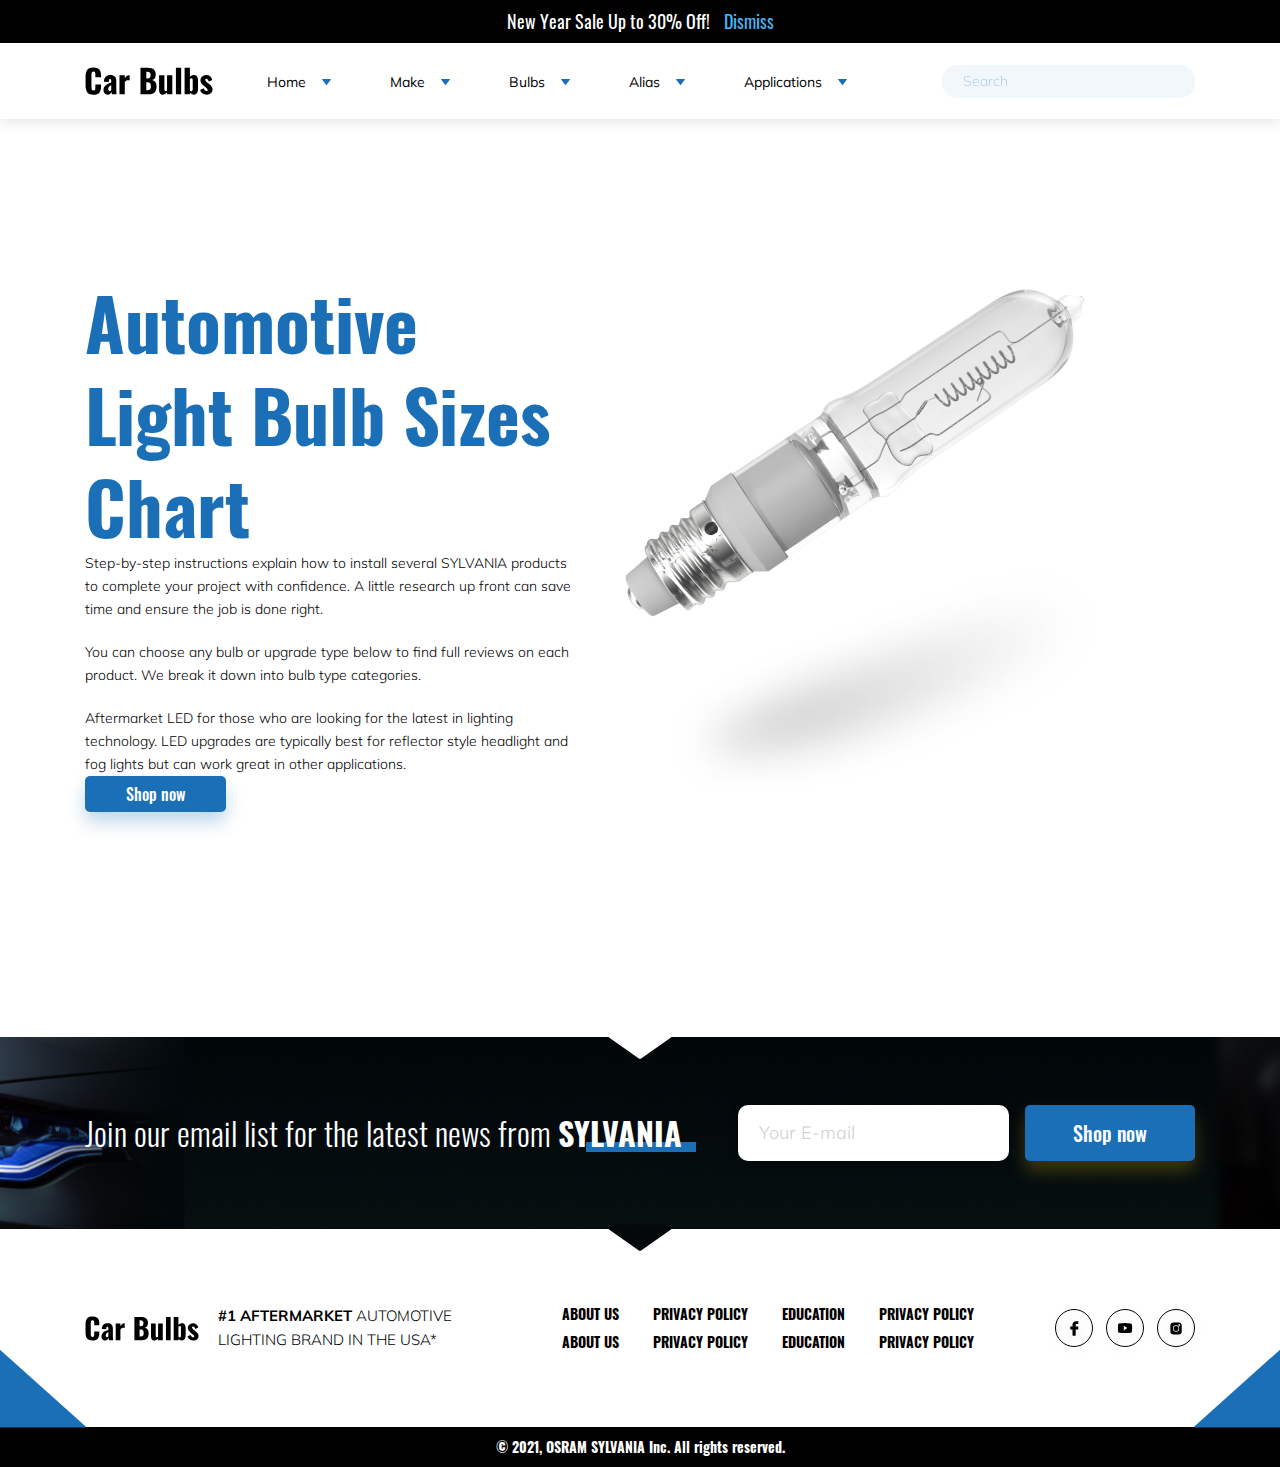
<file: homepage.html>
<!DOCTYPE html>
<html lang="en">
<head>
  <meta charset="UTF-8">
  <meta http-equiv="X-UA-Compatible" content="IE=edge">
  <meta name="viewport" content="width=device-width, initial-scale=1.0">
  <link rel="stylesheet" href="css/style.min.css">
  <title>Car Bulbs | Fog Lights</title>
</head>

<body>
  <div class="wrapper">
    <header class="header">
  <div class="header__banner">
    <h6 class="header__banner-title">
      New Year Sale Up to 30% Off!
      <span>Dismiss</span>
    </h6>
  </div>
  <div class="container">
    <div class="header__wrapper">
      <div class="header__logo">
        <img class="header__logo-img" src="img/icons/icons.svg#index-logo" alt="">
      </div>
      <nav class="header__menu">
        <ul class="header__menu-list">
          <li class="header__menu-item">
            <a class="header__menu-link" href="#">Home</a>
            <ul class="header__down">
              <h5 class="header__down-title">
                <span>SHOP</span> BY TYPE
              </h5>
              <li class="header__down-item">
                <a class="header__down-link" href="#">
                  Headlight Bulb
                </a>
              </li>
              <li class="header__down-item">
                <a class="header__down-link" href="#">
                  Fog Light Bulb
                </a>
              </li>
              <li class="header__down-item">
                <a class="header__down-link" href="#">
                  Turn Signal Light
                </a>
              </li>
              <li class="header__down-item">
                <a class="header__down-link" href="#">
                  Brake Light
                </a>
              </li>
            </ul>
          </li>
          <li class="header__menu-item">
            <a class="header__menu-link" href="#">Make</a>
            <ul class="header__down">
              <h5 class="header__down-title">
                <span>SHOP</span> BY TYPE
              </h5>
              <li class="header__down-item">
                <a class="header__down-link" href="#">
                  Headlight Bulb
                </a>
              </li>
              <li class="header__down-item">
                <a class="header__down-link" href="#">
                  Fog Light Bulb
                </a>
              </li>
              <li class="header__down-item">
                <a class="header__down-link" href="#">
                  Fog Light Bulb
                </a>
              </li>
              <li class="header__down-item">
                <a class="header__down-link" href="#">
                  Turn Signal Light
                </a>
              </li>
              <li class="header__down-item">
                <a class="header__down-link" href="#">
                  Brake Light
                </a>
              </li>
              <li class="header__down-item">
                <a class="header__down-link" href="#">
                  Brake Light
                </a>
              </li>
              <li class="header__down-item">
                <a class="header__down-link" href="#">
                  Brake Light
                </a>
              </li>
            </ul>
          </li>
          <li class="header__menu-item">
            <a class="header__menu-link" href="#">Bulbs</a>
            <ul class="header__down">
              <h5 class="header__down-title">
                <span>SHOP</span> BY TYPE
              </h5>
              <li class="header__down-item">
                <a class="header__down-link" href="#">
                  Headlight Bulb
                </a>
              </li>
              <li class="header__down-item">
                <a class="header__down-link" href="#">
                  Fog Light Bulb
                </a>
              </li>
              <li class="header__down-item">
                <a class="header__down-link" href="#">
                  Turn Signal Light
                </a>
              </li>
              <li class="header__down-item">
                <a class="header__down-link" href="#">
                  Brake Light
                </a>
              </li>
              <li class="header__down-item">
                <a class="header__down-link" href="#">
                  Reverse Light
                </a>
              </li>
              <li class="header__down-item">
                <a class="header__down-link" href="#">
                  Center High Mount Stop Light
                </a>
              </li>
              <li class="header__down-item">
                <a class="header__down-link" href="#">
                  Luggage Compartment Light
                </a>
              </li>
              <li class="header__down-item">
                <a class="header__down-link" href="#">
                  License Plate Light
                </a>
              </li>
              <li class="header__down-item">
                <a class="header__down-link" href="#">
                  Side Marker Light
                </a>
              </li>
              <li class="header__down-item">
                <a class="header__down-link" href="#">
                  Mapping Light
                </a>
              </li>
              <li class="header__down-item">
                <a class="header__down-link" href="#">
                  Dome Light
                </a>
              </li>
            </ul>
          </li>
          <li class="header__menu-item">
            <a class="header__menu-link" href="#">Alias</a>
            <ul class="header__down">
              <h5 class="header__down-title">
                <span>SHOP</span> BY TYPE
              </h5>
              <li class="header__down-item">
                <a class="header__down-link" href="#">
                  Headlight Bulb
                </a>
              </li>
              <li class="header__down-item">
                <a class="header__down-link" href="#">
                  Fog Light Bulb
                </a>
              </li>
              <li class="header__down-item">
                <a class="header__down-link" href="#">
                  Turn Signal Light
                </a>
              </li>
              <li class="header__down-item">
                <a class="header__down-link" href="#">
                  Brake Light
                </a>
              </li>
              <li class="header__down-item">
                <a class="header__down-link" href="#">
                  Reverse Light
                </a>
              </li>
              <li class="header__down-item">
                <a class="header__down-link" href="#">
                  Center High Mount Stop Light
                </a>
              </li>
              <li class="header__down-item">
                <a class="header__down-link" href="#">
                  Luggage Compartment Light
                </a>
              </li>
            </ul>
          </li>
          <li class="header__menu-item">
            <a class="header__menu-link" href="#">Applications</a>
            <ul class="header__down">
              <h5 class="header__down-title">
                <span>SHOP</span> BY TYPE
              </h5>
              <li class="header__down-item">
                <a class="header__down-link" href="#">
                  Headlight Bulb
                </a>
              </li>
              <li class="header__down-item">
                <a class="header__down-link" href="#">
                  Fog Light Bulb
                </a>
              </li>
              <li class="header__down-item">
                <a class="header__down-link" href="#">
                  Turn Signal Light
                </a>
              </li>
              <li class="header__down-item">
                <a class="header__down-link" href="#">
                  Brake Light
                </a>
              </li>
              <li class="header__down-item">
                <a class="header__down-link" href="#">
                  Reverse Light
                </a>
              </li>
              <li class="header__down-item">
                <a class="header__down-link" href="#">
                  Center High Mount Stop Light
                </a>
              </li>
            </ul>
          </li>
        </ul>
      </nav>
      <input class="header__input" type="text" placeholder="Search">
      <div class="header__btns">
        <div class="header__search-btn">
          <img class="header__btn-img" src="img/icons/icons.svg#header-mobile-search" alt="">
        </div>
        <div class="header__burger-btn">
          <span></span>
        </div>
      </div>
    </div>
  </div>
</header>

    <main class="main">

      <section class="homepage">
        <div class="container">
          <div class="homepage__wrapper">
            <div class="homepage__box">
              <h4 class="homepage__title">
                Automotive Light Bulb Sizes Chart
              </h4>
              <div class="homepage__box-text">
                <p class="choose__blog-text">
                  Step-by-step instructions explain how to install several SYLVANIA products to complete your project with confidence. A little research up front can save time and ensure the job is done right.
                </p>
                <p class="choose__blog-text">
                  You can choose any bulb or upgrade type below to find full reviews on each product. We break it down into bulb type categories.
                </p>
                <p class="choose__blog-text">
                  Aftermarket LED for those who are looking for the latest in lighting technology. LED upgrades are typically best for reflector style headlight and fog lights but can work great in other applications.
                </p>
              </div>
              <a class="homepage__btn top-btn" href="#">
                Shop now
              </a>
            </div>
            <img class="homepage__img" src="img/homepage/1.jpg" alt="">
          </div>
        </div>
      </section>

    </main>

    <footer class="footer">
  <div class="footer__top">
    <div class="container">
      <div class="footer__top-content">
        <h4 class="footer__top-title">
          Join our email list for the latest news from
          <span>SYLVANIA</span>
        </h4>
        <form class="footer__top-form" action="#">
          <input class="footer__top-input" type="text" placeholder="Your E-mail">
          <button class="footer__top-btn">Shop now</button>
        </form>
      </div>
    </div>
  </div>
  <div class="footer__main">
    <div class="container">
      <div class="footer__main-wrapper">
        <div class="footer__main-logo">
          <img class="footer__main-img" src="img/icons/icons.svg#index-logo" alt="">
        </div>
        <h5 class="footer__main-title">
          <span>#1 AFTERMARKET</span> AUTOMOTIVE LIGHTING BRAND IN THE USA*
        </h5>
        <nav class="footer__main-menu">
          <ul class="footer__main-list">
            <li class="footer__main-item">
              <a class="footer__main-link" href="#">
                About us
              </a>
            </li>
            <li class="footer__main-item">
              <a class="footer__main-link" href="#">
                Privacy Policy
              </a>
            </li>
            <li class="footer__main-item">
              <a class="footer__main-link" href="#">
                Education
              </a>
            </li>
            <li class="footer__main-item">
              <a class="footer__main-link" href="#">
                Privacy Policy
              </a>
            </li>
            <li class="footer__main-item">
              <a class="footer__main-link" href="#">
                About us
              </a>
            </li>
            <li class="footer__main-item">
              <a class="footer__main-link" href="#">
                Privacy Policy
              </a>
            </li>
            <li class="footer__main-item">
              <a class="footer__main-link" href="#">
                Education
              </a>
            </li>
            <li class="footer__main-item">
              <a class="footer__main-link" href="#">
                Privacy Policy
              </a>
            </li>
          </ul>
        </nav>
        <div class="footer__main-socials">
          <a class="footer__main-image" href="#">
            <img class="footer__main-link-img footer__logo-facebook" src="img/icons/icons.svg#index-footer-facebook" alt="">
          </a>
          <a class="footer__main-image" href="#">
            <img class="footer__main-link-img footer__logo-youtube" src="img/icons/icons.svg#index-footer-youtube" alt="">
          </a>
          <a class="footer__main-image" href="#">
            <img class="footer__main-link-img footer__logo-instagram" src="img/icons/icons.svg#index-footer-instagram" alt="">
          </a>
        </div>
      </div>
    </div>
  </div>
  <div class="copyright">
    <p class="copyright__text">
      © 2021, OSRAM SYLVANIA Inc. All rights reserved.
    </p>
  </div>
</footer>
  </div>

  <script src="js/app.min.js"></script>
</body>

</html>
</file>
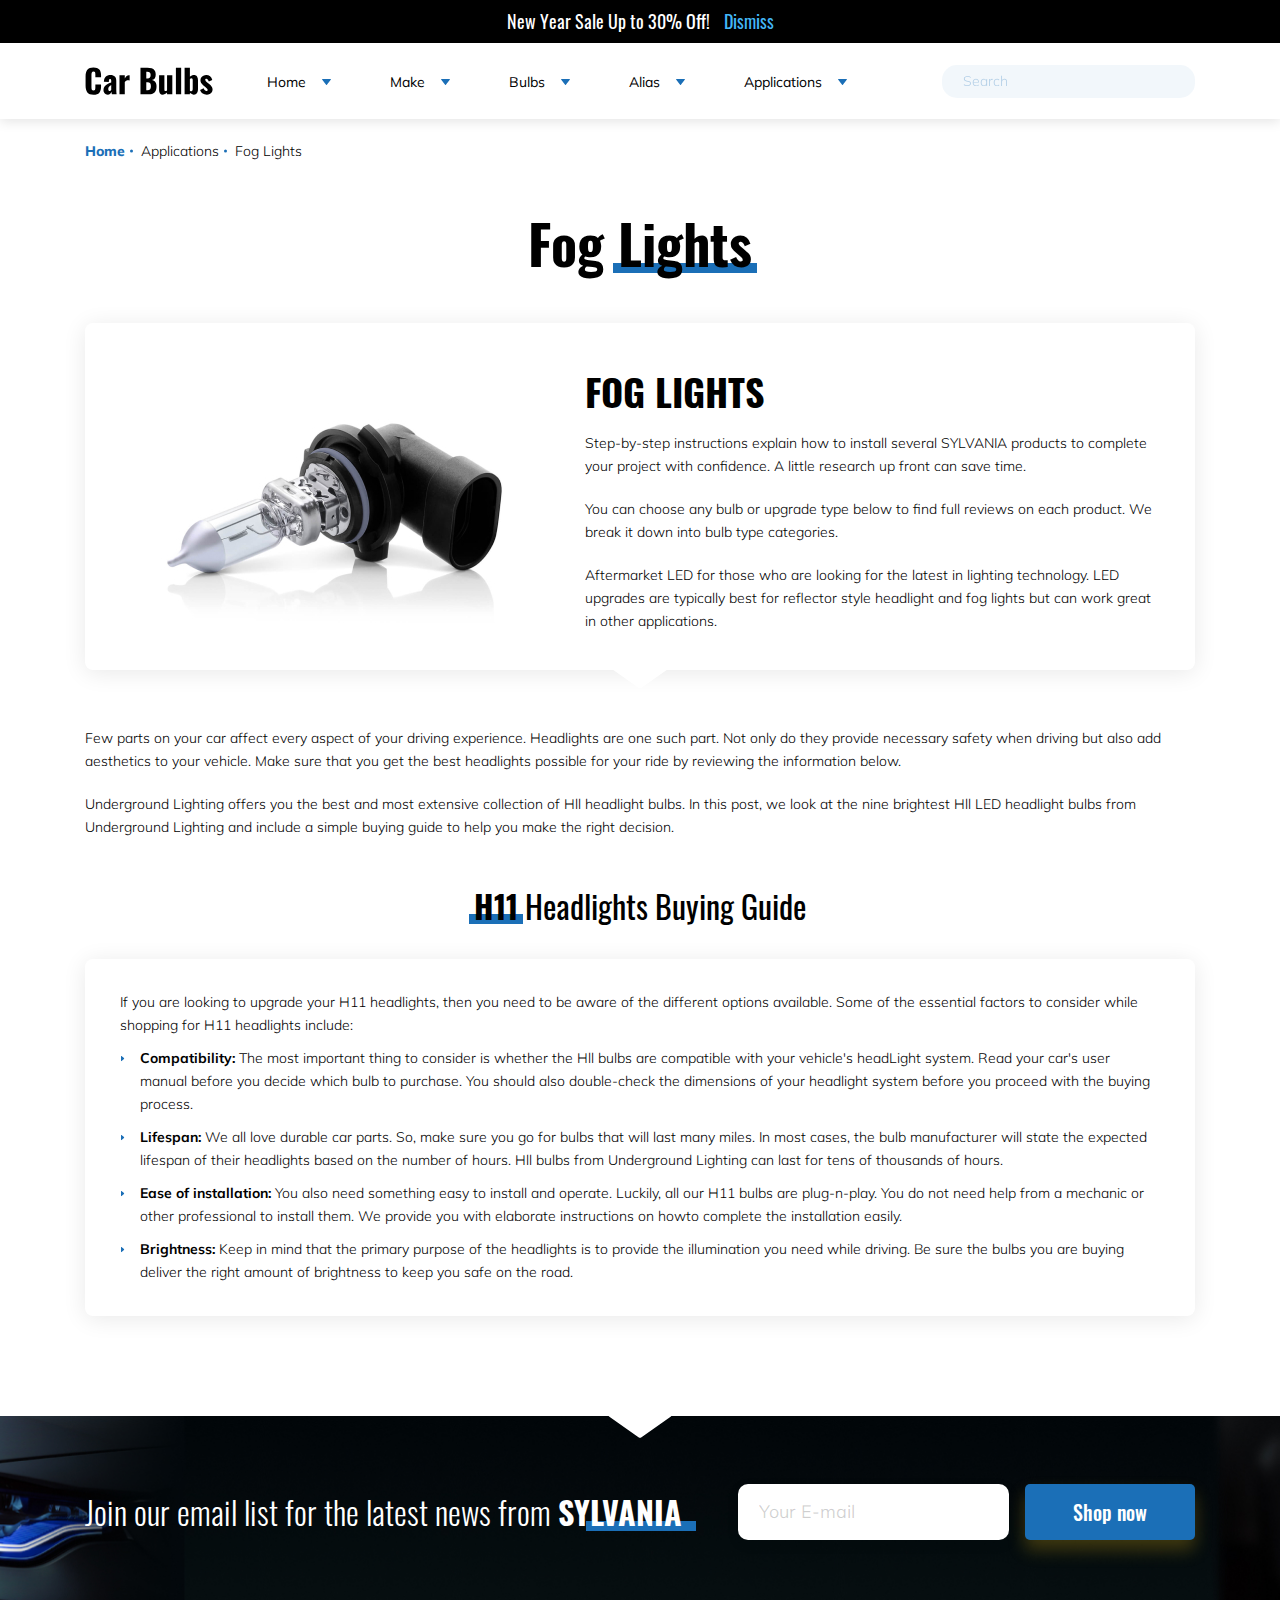
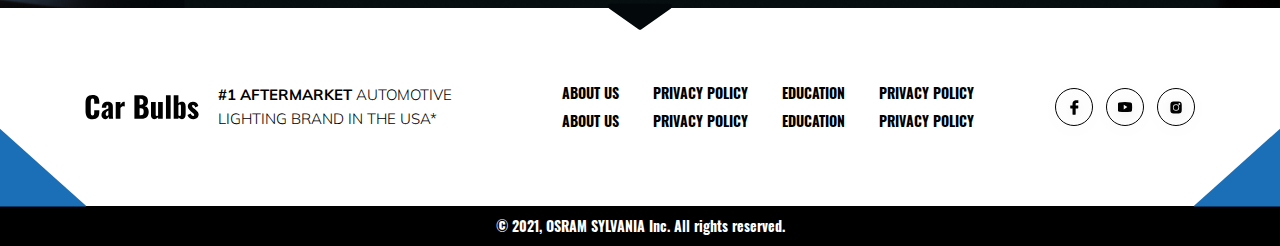
<file: lights.html>
<!DOCTYPE html>
<html lang="en">
<head>
  <meta charset="UTF-8">
  <meta http-equiv="X-UA-Compatible" content="IE=edge">
  <meta name="viewport" content="width=device-width, initial-scale=1.0">
  <link rel="stylesheet" href="css/style.min.css">
  <title>Car Bulbs | Lights</title>
</head>

<body>
  <div class="wrapper">
    <header class="header">
  <div class="header__banner">
    <h6 class="header__banner-title">
      New Year Sale Up to 30% Off!
      <span>Dismiss</span>
    </h6>
  </div>
  <div class="container">
    <div class="header__wrapper">
      <div class="header__logo">
        <img class="header__logo-img" src="img/icons/icons.svg#index-logo" alt="">
      </div>
      <nav class="header__menu">
        <ul class="header__menu-list">
          <li class="header__menu-item">
            <a class="header__menu-link" href="#">Home</a>
            <ul class="header__down">
              <h5 class="header__down-title">
                <span>SHOP</span> BY TYPE
              </h5>
              <li class="header__down-item">
                <a class="header__down-link" href="#">
                  Headlight Bulb
                </a>
              </li>
              <li class="header__down-item">
                <a class="header__down-link" href="#">
                  Fog Light Bulb
                </a>
              </li>
              <li class="header__down-item">
                <a class="header__down-link" href="#">
                  Turn Signal Light
                </a>
              </li>
              <li class="header__down-item">
                <a class="header__down-link" href="#">
                  Brake Light
                </a>
              </li>
            </ul>
          </li>
          <li class="header__menu-item">
            <a class="header__menu-link" href="#">Make</a>
            <ul class="header__down">
              <h5 class="header__down-title">
                <span>SHOP</span> BY TYPE
              </h5>
              <li class="header__down-item">
                <a class="header__down-link" href="#">
                  Headlight Bulb
                </a>
              </li>
              <li class="header__down-item">
                <a class="header__down-link" href="#">
                  Fog Light Bulb
                </a>
              </li>
              <li class="header__down-item">
                <a class="header__down-link" href="#">
                  Fog Light Bulb
                </a>
              </li>
              <li class="header__down-item">
                <a class="header__down-link" href="#">
                  Turn Signal Light
                </a>
              </li>
              <li class="header__down-item">
                <a class="header__down-link" href="#">
                  Brake Light
                </a>
              </li>
              <li class="header__down-item">
                <a class="header__down-link" href="#">
                  Brake Light
                </a>
              </li>
              <li class="header__down-item">
                <a class="header__down-link" href="#">
                  Brake Light
                </a>
              </li>
            </ul>
          </li>
          <li class="header__menu-item">
            <a class="header__menu-link" href="#">Bulbs</a>
            <ul class="header__down">
              <h5 class="header__down-title">
                <span>SHOP</span> BY TYPE
              </h5>
              <li class="header__down-item">
                <a class="header__down-link" href="#">
                  Headlight Bulb
                </a>
              </li>
              <li class="header__down-item">
                <a class="header__down-link" href="#">
                  Fog Light Bulb
                </a>
              </li>
              <li class="header__down-item">
                <a class="header__down-link" href="#">
                  Turn Signal Light
                </a>
              </li>
              <li class="header__down-item">
                <a class="header__down-link" href="#">
                  Brake Light
                </a>
              </li>
              <li class="header__down-item">
                <a class="header__down-link" href="#">
                  Reverse Light
                </a>
              </li>
              <li class="header__down-item">
                <a class="header__down-link" href="#">
                  Center High Mount Stop Light
                </a>
              </li>
              <li class="header__down-item">
                <a class="header__down-link" href="#">
                  Luggage Compartment Light
                </a>
              </li>
              <li class="header__down-item">
                <a class="header__down-link" href="#">
                  License Plate Light
                </a>
              </li>
              <li class="header__down-item">
                <a class="header__down-link" href="#">
                  Side Marker Light
                </a>
              </li>
              <li class="header__down-item">
                <a class="header__down-link" href="#">
                  Mapping Light
                </a>
              </li>
              <li class="header__down-item">
                <a class="header__down-link" href="#">
                  Dome Light
                </a>
              </li>
            </ul>
          </li>
          <li class="header__menu-item">
            <a class="header__menu-link" href="#">Alias</a>
            <ul class="header__down">
              <h5 class="header__down-title">
                <span>SHOP</span> BY TYPE
              </h5>
              <li class="header__down-item">
                <a class="header__down-link" href="#">
                  Headlight Bulb
                </a>
              </li>
              <li class="header__down-item">
                <a class="header__down-link" href="#">
                  Fog Light Bulb
                </a>
              </li>
              <li class="header__down-item">
                <a class="header__down-link" href="#">
                  Turn Signal Light
                </a>
              </li>
              <li class="header__down-item">
                <a class="header__down-link" href="#">
                  Brake Light
                </a>
              </li>
              <li class="header__down-item">
                <a class="header__down-link" href="#">
                  Reverse Light
                </a>
              </li>
              <li class="header__down-item">
                <a class="header__down-link" href="#">
                  Center High Mount Stop Light
                </a>
              </li>
              <li class="header__down-item">
                <a class="header__down-link" href="#">
                  Luggage Compartment Light
                </a>
              </li>
            </ul>
          </li>
          <li class="header__menu-item">
            <a class="header__menu-link" href="#">Applications</a>
            <ul class="header__down">
              <h5 class="header__down-title">
                <span>SHOP</span> BY TYPE
              </h5>
              <li class="header__down-item">
                <a class="header__down-link" href="#">
                  Headlight Bulb
                </a>
              </li>
              <li class="header__down-item">
                <a class="header__down-link" href="#">
                  Fog Light Bulb
                </a>
              </li>
              <li class="header__down-item">
                <a class="header__down-link" href="#">
                  Turn Signal Light
                </a>
              </li>
              <li class="header__down-item">
                <a class="header__down-link" href="#">
                  Brake Light
                </a>
              </li>
              <li class="header__down-item">
                <a class="header__down-link" href="#">
                  Reverse Light
                </a>
              </li>
              <li class="header__down-item">
                <a class="header__down-link" href="#">
                  Center High Mount Stop Light
                </a>
              </li>
            </ul>
          </li>
        </ul>
      </nav>
      <input class="header__input" type="text" placeholder="Search">
      <div class="header__btns">
        <div class="header__search-btn">
          <img class="header__btn-img" src="img/icons/icons.svg#header-mobile-search" alt="">
        </div>
        <div class="header__burger-btn">
          <span></span>
        </div>
      </div>
    </div>
  </div>
</header>

    <main class="main">

      <div class="breadcrumbs">
        <div class="container">
          <div class="breadcrumbs__wrapper">
            <div class="breadcrumbs__item">
              <a class="breadcrumbs__link" href="/">Home</a>
            </div>
            <div class="breadcrumbs__item">
              <a class="breadcrumbs__link" href="#">Applications</a>
            </div>
            <div class="breadcrumbs__item">
              <p class="breadcrumbs__page">Fog Lights</p>
            </div>
          </div>
        </div>
      </div>

      <section class="ford">
        <div class="container">
          <h4 class="ford__title title-bold">
            Fog <span>Lights</span>
          </h4>
          <div class="choose__blog all__blog ford__blog">

            <div class="ford__blog-wrapper">

              <div class="ford__blog-image">
                <img class="ford__blog-img" src="img/ford/2.jpg" alt="">
              </div>
              <div class="ford__blog-content">
                <h4 class="ford__blog-title ford__blog-title-lights">Fog Lights</h4>
                <p class="choose__blog-text">
                  Step-by-step instructions explain how to install several SYLVANIA
                  products to complete your project with confidence. A little research up front can save time.
                </p>
                <p class="choose__blog-text">
                  You can choose any bulb or upgrade type below to find full reviews on each product.
                  We break it down into bulb type categories.
                </p>
                <p class="choose__blog-text">
                  Aftermarket LED for those who are looking for the latest in lighting technology.
                  LED upgrades are typically best for reflector style headlight and fog lights but can
                  work great in other applications.
                </p>
              </div>
            </div>

            <img class="choose__blog-img" src="img/icons/icons.svg#index-footer-white-arrow" alt="">
          </div>
          <p class="choose__blog-text">
            Few parts on your car affect every aspect of your driving experience. Headlights are one such part. Not only do they provide necessary safety when driving but also add aesthetics to your vehicle. Make sure that you get the best headlights possible for your ride by reviewing the information below.
          </p>
          <p class="choose__blog-text">
            Underground Lighting offers you the best and most extensive collection of Hll headlight bulbs. In this post, we look at the nine brightest Hll LED headlight bulbs from Underground Lighting and include a simple buying guide to help you make the right decision.
          </p>
        </div>
      </section>

      <section class="h11">
        <div class="container">
          <h4 class="h11__title title-reg">
            <span>H11</span> Headlights Buying Guide
          </h4>
          <div class="h11__content">
            <p class="h11__footer-item">
              If you are looking to upgrade your H11 headlights, then you need to be aware of the different options available. Some of the essential factors to consider while shopping for H11 headlights include:
            </p>
            <p class="clean__footer-item h11__footer-item">
              <span>Compatibility:</span> The most important thing to consider is whether the Hll bulbs are compatible with your vehicle's headLight system. Read your car's user manual before you decide which bulb to purchase. You should also double-check the dimensions of your headlight system before you proceed with the buying process.
            </p>
            <p class="clean__footer-item h11__footer-item">
              <span>Lifespan:</span> We all love durable car parts. So, make sure you go for bulbs that will last many miles. In most cases, the bulb manufacturer will state the expected lifespan of their headlights based on the number of hours. Hll bulbs from Underground Lighting can last for tens of thousands of hours.
            </p>
            <p class="clean__footer-item h11__footer-item">
              <span>Ease of installation:</span> You also need something easy to install and operate. Luckily, all our H11 bulbs are plug-n-play. You do not need help from a mechanic or other professional to install them. We provide you with elaborate instructions on howto complete the installation easily.
            </p>
            <p class="clean__footer-item h11__footer-item">
              <span>Brightness:</span> Keep in mind that the primary purpose of the headlights is to provide the illumination you need while driving. Be sure the bulbs you are buying deliver the right amount of brightness to keep you safe on the road.
            </p>
          </div>
        </div>
      </section>

    </main>

    <footer class="footer">
  <div class="footer__top">
    <div class="container">
      <div class="footer__top-content">
        <h4 class="footer__top-title">
          Join our email list for the latest news from
          <span>SYLVANIA</span>
        </h4>
        <form class="footer__top-form" action="#">
          <input class="footer__top-input" type="text" placeholder="Your E-mail">
          <button class="footer__top-btn">Shop now</button>
        </form>
      </div>
    </div>
  </div>
  <div class="footer__main">
    <div class="container">
      <div class="footer__main-wrapper">
        <div class="footer__main-logo">
          <img class="footer__main-img" src="img/icons/icons.svg#index-logo" alt="">
        </div>
        <h5 class="footer__main-title">
          <span>#1 AFTERMARKET</span> AUTOMOTIVE LIGHTING BRAND IN THE USA*
        </h5>
        <nav class="footer__main-menu">
          <ul class="footer__main-list">
            <li class="footer__main-item">
              <a class="footer__main-link" href="#">
                About us
              </a>
            </li>
            <li class="footer__main-item">
              <a class="footer__main-link" href="#">
                Privacy Policy
              </a>
            </li>
            <li class="footer__main-item">
              <a class="footer__main-link" href="#">
                Education
              </a>
            </li>
            <li class="footer__main-item">
              <a class="footer__main-link" href="#">
                Privacy Policy
              </a>
            </li>
            <li class="footer__main-item">
              <a class="footer__main-link" href="#">
                About us
              </a>
            </li>
            <li class="footer__main-item">
              <a class="footer__main-link" href="#">
                Privacy Policy
              </a>
            </li>
            <li class="footer__main-item">
              <a class="footer__main-link" href="#">
                Education
              </a>
            </li>
            <li class="footer__main-item">
              <a class="footer__main-link" href="#">
                Privacy Policy
              </a>
            </li>
          </ul>
        </nav>
        <div class="footer__main-socials">
          <a class="footer__main-image" href="#">
            <img class="footer__main-link-img footer__logo-facebook" src="img/icons/icons.svg#index-footer-facebook" alt="">
          </a>
          <a class="footer__main-image" href="#">
            <img class="footer__main-link-img footer__logo-youtube" src="img/icons/icons.svg#index-footer-youtube" alt="">
          </a>
          <a class="footer__main-image" href="#">
            <img class="footer__main-link-img footer__logo-instagram" src="img/icons/icons.svg#index-footer-instagram" alt="">
          </a>
        </div>
      </div>
    </div>
  </div>
  <div class="copyright">
    <p class="copyright__text">
      © 2021, OSRAM SYLVANIA Inc. All rights reserved.
    </p>
  </div>
</footer>
  </div>

  <script src="js/app.min.js"></script>
</body>

</html>
</file>
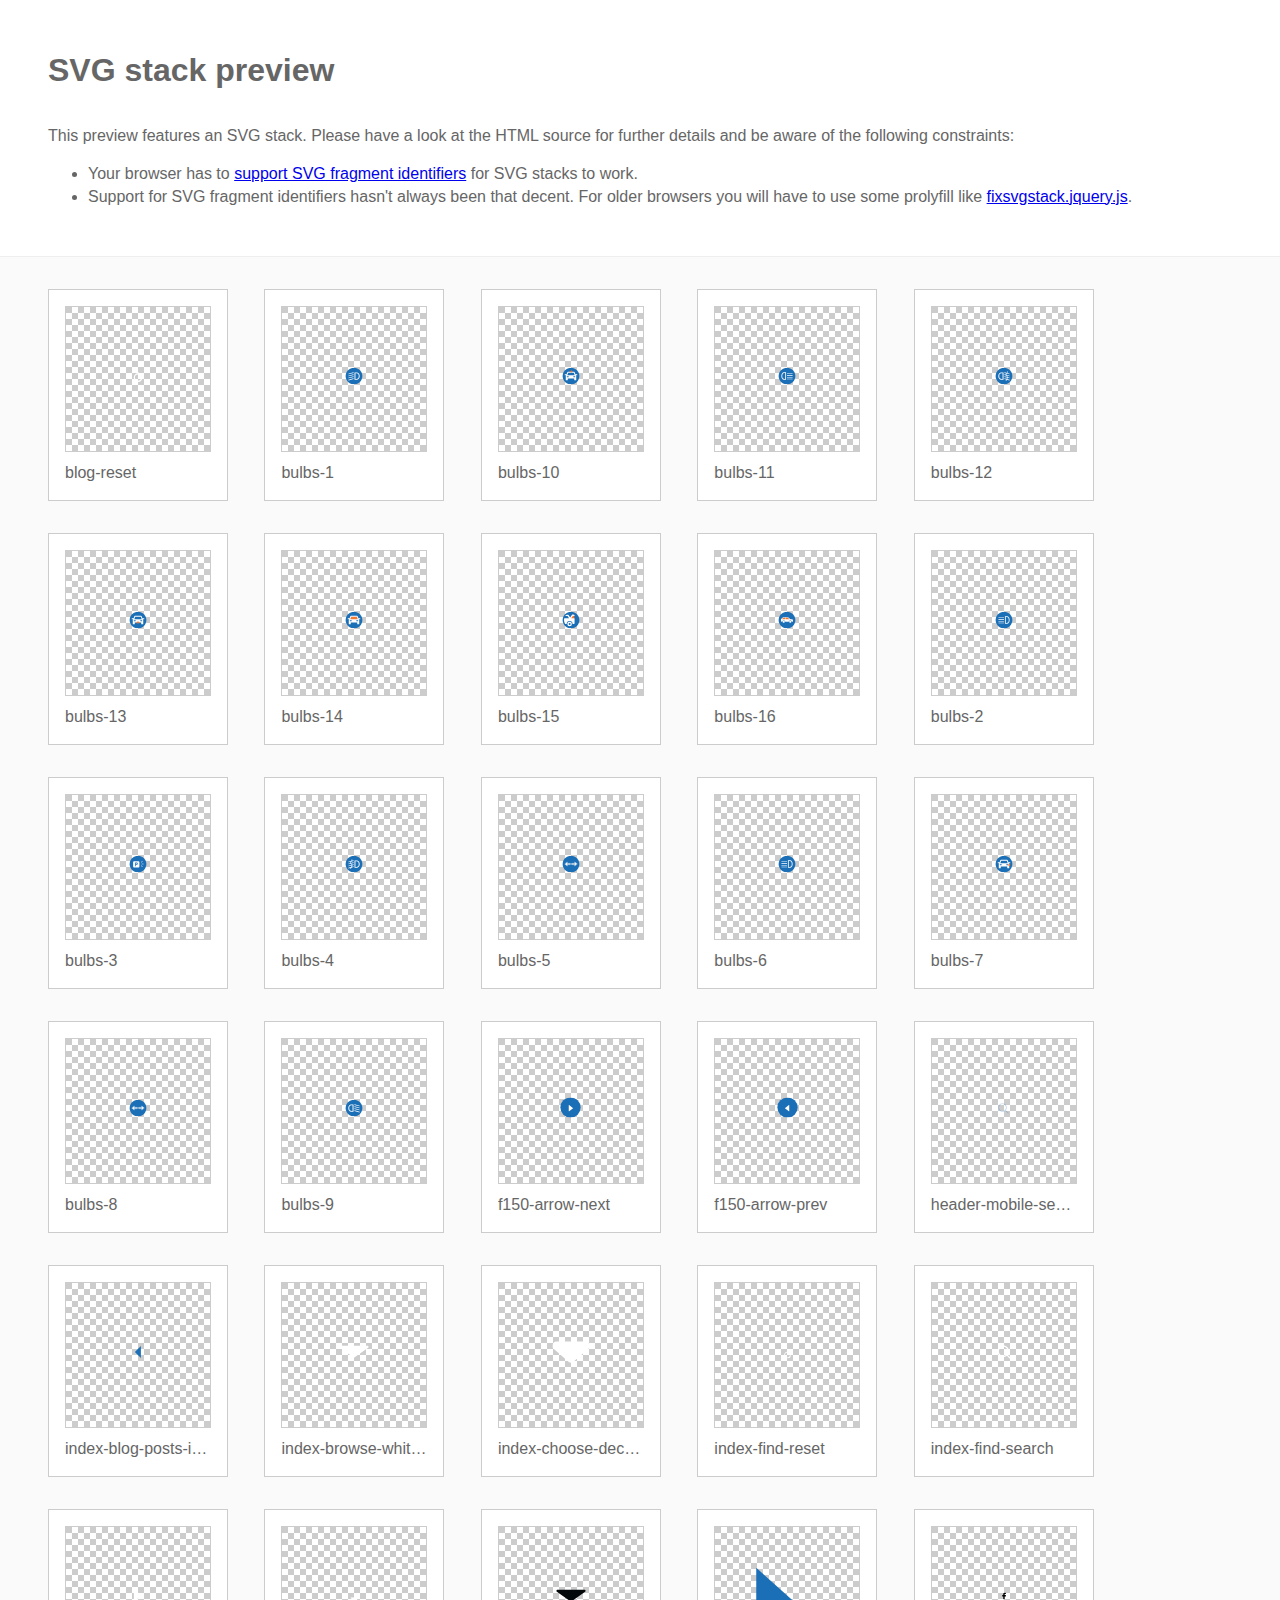
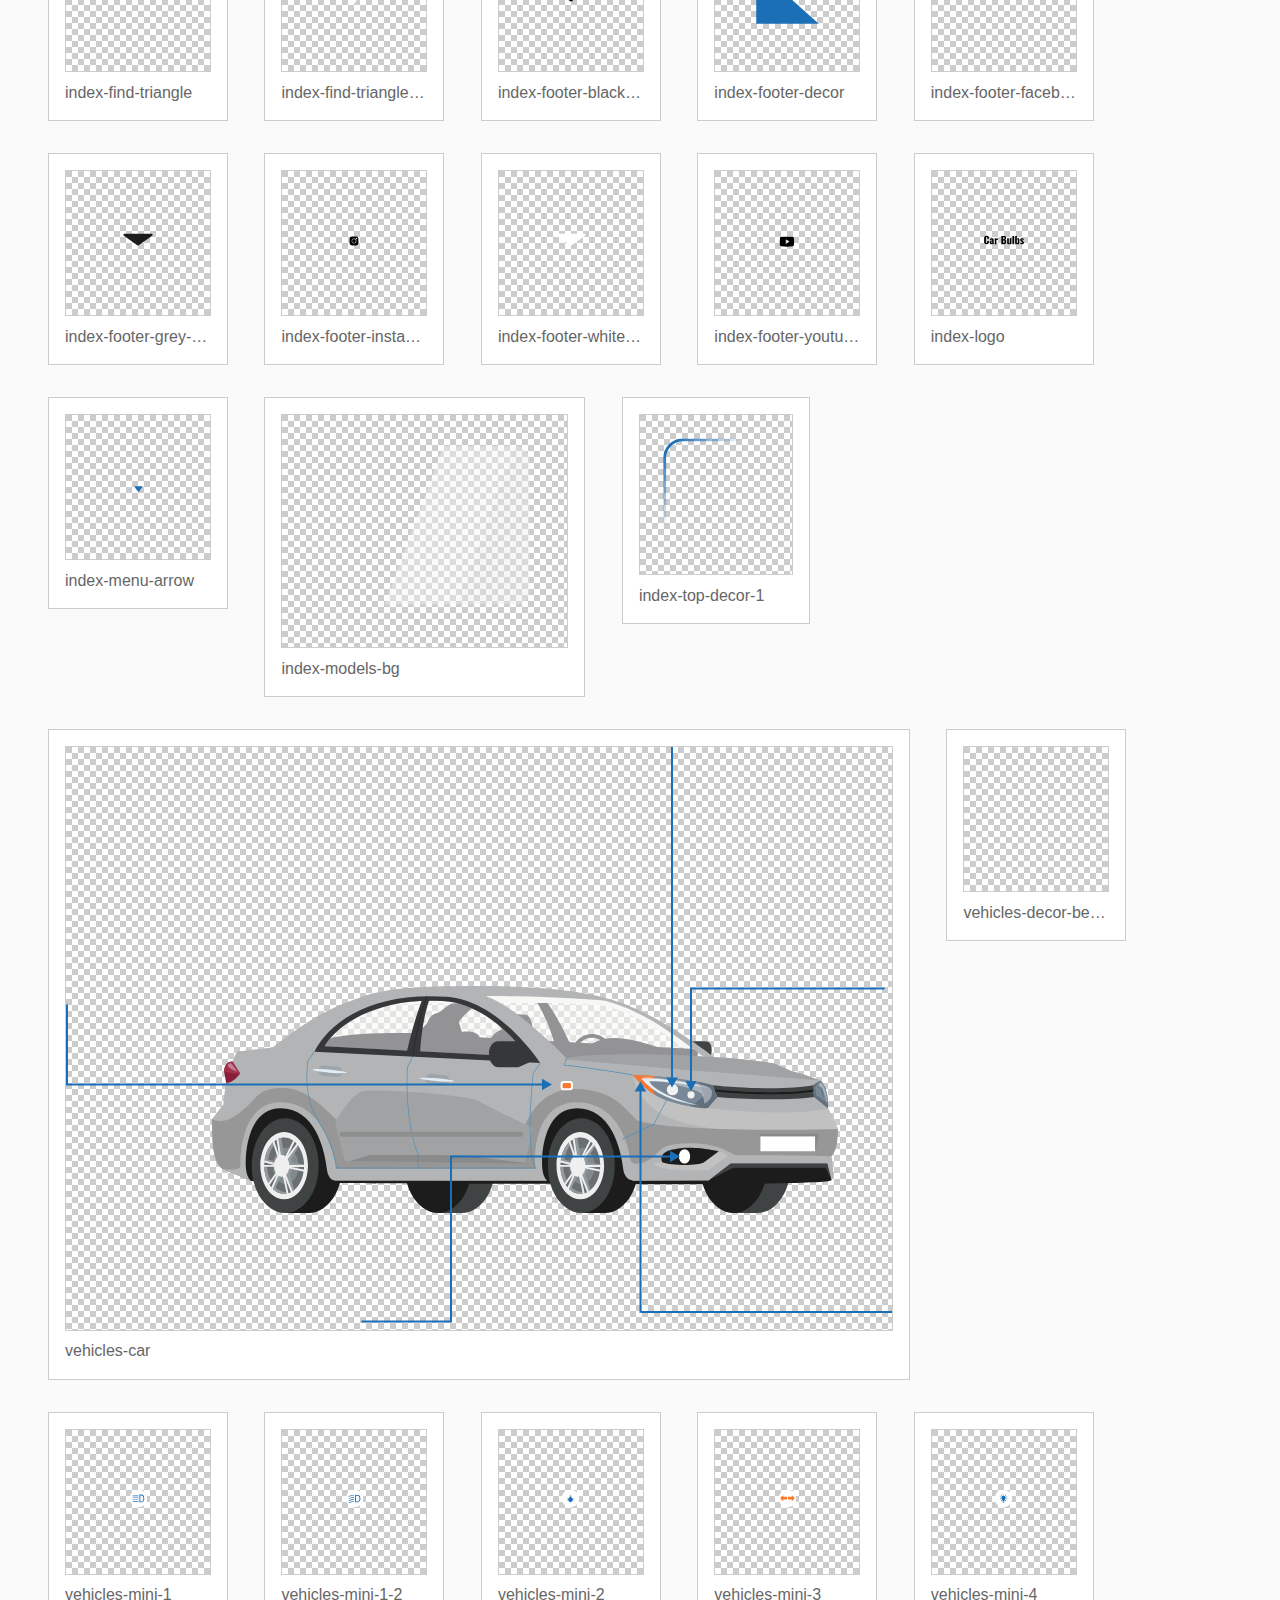
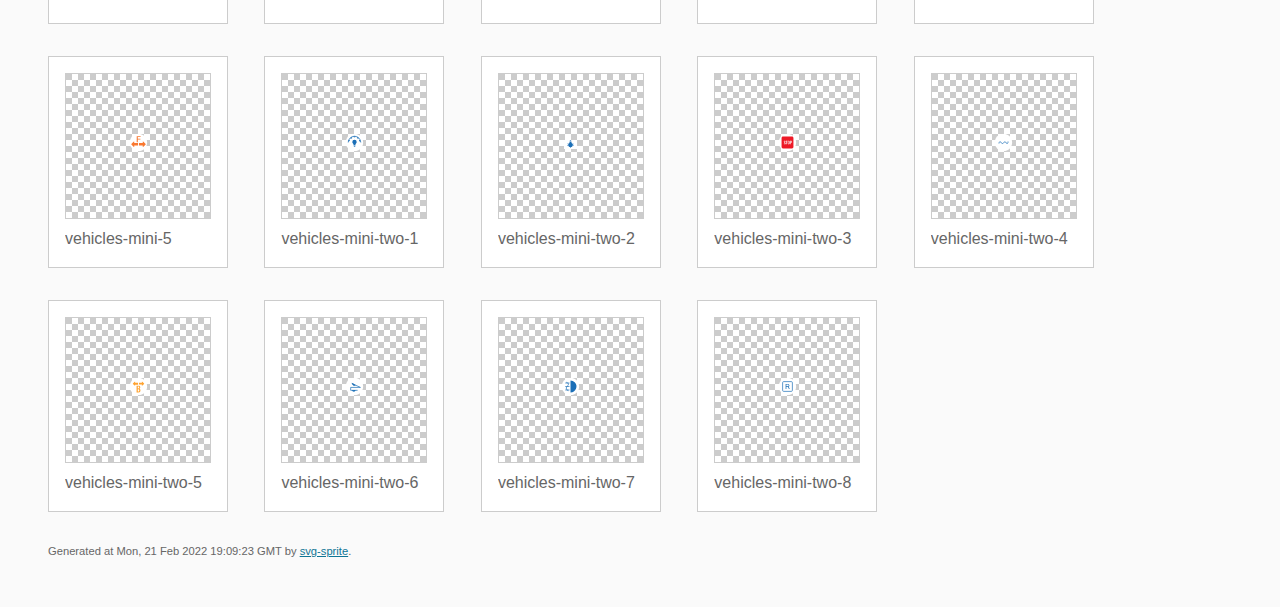
<file: img/stack/sprite.stack.html>
<!DOCTYPE html>
<html lang="en" xmlns="http://www.w3.org/1999/xhtml">
	<head>
		<meta charset="utf-8"/>
		<meta http-equiv="X-UA-Compatible" content="IE=Edge"/>
		<title>SVG stack preview | svg-sprite</title>
		<style>@charset "UTF-8";body{padding:0;margin:0;color:#666;background:#fafafa;font-family:Arial,Helvetica,sans-serif;font-size:1em;line-height:1.4}header{display:block;padding:3em 3em 2em 3em;background-color:#fff}header p{margin:2em 0 0 0}section{border-top:1px solid #eee;padding:2em 3em 0 3em}section ul{margin:0;padding:0}section li{display:inline;display:inline-block;background-color:#fff;position:relative;margin:0 2em 2em 0;vertical-align:top;border:1px solid #ccc;padding:1em 1em 3em 1em;cursor:default}.icon-box{margin:0;width:144px;height:144px;position:relative;background:#ccc url("[data-uri]") top left repeat;border:1px solid #ccc;display:table-cell;vertical-align:middle;text-align:center}.icon{display:inline;display:inline-block}h1{margin-top:0}h2{margin:0;padding:0;font-size:1em;font-weight:normal;white-space:nowrap;overflow:hidden;text-overflow:ellipsis;position:absolute;left:1em;right:1em;bottom:1em}footer{display:block;margin:0;padding:0 3em 3em 3em}footer p{margin:0;font-size:.7em}footer a{color:#0f7595;margin-left:0}</style>

<!--

Sprite shape dimensions
====================================================================================================
You will need to set the sprite shape dimensions via CSS when you use them as stack SVGs, otherwise
they would become a huge 100% in size. You may use the following dimension classes for doing so.
They might well be outsourced to an external stylesheet of course.

-->

<style type="text/css">
	.svg-blog-reset-dims { width: 14px; height: 14px; }
	.svg-bulbs-1-dims { width: 24px; height: 24px; }
	.svg-bulbs-10-dims { width: 24px; height: 24px; }
	.svg-bulbs-11-dims { width: 24px; height: 24px; }
	.svg-bulbs-12-dims { width: 24px; height: 24px; }
	.svg-bulbs-13-dims { width: 24px; height: 24px; }
	.svg-bulbs-14-dims { width: 24px; height: 24px; }
	.svg-bulbs-15-dims { width: 24px; height: 24px; }
	.svg-bulbs-16-dims { width: 24px; height: 24px; }
	.svg-bulbs-2-dims { width: 24px; height: 24px; }
	.svg-bulbs-3-dims { width: 24px; height: 24px; }
	.svg-bulbs-4-dims { width: 24px; height: 24px; }
	.svg-bulbs-5-dims { width: 24px; height: 24px; }
	.svg-bulbs-6-dims { width: 24px; height: 24px; }
	.svg-bulbs-7-dims { width: 24px; height: 24px; }
	.svg-bulbs-8-dims { width: 24px; height: 24px; }
	.svg-bulbs-9-dims { width: 24px; height: 24px; }
	.svg-f150-arrow-next-dims { width: 29px; height: 29px; }
	.svg-f150-arrow-prev-dims { width: 29px; height: 29px; }
	.svg-header-mobile-search-dims { width: 15px; height: 15px; }
	.svg-index-blog-posts-img-arrow-dims { width: 18px; height: 36px; }
	.svg-index-browse-white-arrow-dims { width: 50px; height: 21px; }
	.svg-index-choose-decor-arrow-dims { width: 44px; height: 26px; }
	.svg-index-find-reset-dims { width: 11px; height: 11px; }
	.svg-index-find-search-dims { width: 20px; height: 20px; }
	.svg-index-find-triangle-dims { width: 15px; height: 17px; }
	.svg-index-find-triangle-down-dims { width: 9px; height: 7px; }
	.svg-index-footer-black-arrow-dims { width: 50px; height: 21px; }
	.svg-index-footer-decor-dims { width: 81px; height: 72px; }
	.svg-index-footer-facebook-dims { width: 10px; height: 16px; }
	.svg-index-footer-grey-arrow-dims { width: 50px; height: 21px; }
	.svg-index-footer-instagram-dims { width: 14px; height: 14px; }
	.svg-index-footer-white-arrow-dims { width: 50px; height: 21px; }
	.svg-index-footer-youtube-dims { width: 16px; height: 12px; }
	.svg-index-logo-dims { width: 126px; height: 28px; }
	.svg-index-menu-arrow-dims { width: 9px; height: 6px; }
	.svg-index-models-bg-dims { width: 285px; height: 226px; }
	.svg-index-top-decor-1-dims { width: 152px; height: 153px; }
	.svg-vehicles-car-dims { width: 826px; height: 576px; }
	.svg-vehicles-decor-between-item-dims { width: 2px; height: 67px; }
	.svg-vehicles-mini-1-dims { width: 25px; height: 25px; }
	.svg-vehicles-mini-1-2-dims { width: 25px; height: 25px; }
	.svg-vehicles-mini-2-dims { width: 25px; height: 25px; }
	.svg-vehicles-mini-3-dims { width: 25px; height: 25px; }
	.svg-vehicles-mini-4-dims { width: 25px; height: 25px; }
	.svg-vehicles-mini-5-dims { width: 25px; height: 25px; }
	.svg-vehicles-mini-two-1-dims { width: 25px; height: 25px; }
	.svg-vehicles-mini-two-2-dims { width: 13px; height: 13px; }
	.svg-vehicles-mini-two-3-dims { width: 25px; height: 25px; }
	.svg-vehicles-mini-two-4-dims { width: 25px; height: 25px; }
	.svg-vehicles-mini-two-5-dims { width: 25px; height: 25px; }
	.svg-vehicles-mini-two-6-dims { width: 25px; height: 25px; }
	.svg-vehicles-mini-two-7-dims { width: 25px; height: 25px; }
	.svg-vehicles-mini-two-8-dims { width: 25px; height: 25px; }
</style>

<!--
====================================================================================================
-->

	</head>
	<body>
		<header>
			<h1>SVG stack preview</h1>
			<p>This preview features an SVG stack. Please have a look at the HTML source for further details and be aware of the following constraints:</p>
			<ul>
				<li>Your browser has to <a href="http://caniuse.com/#feat=svg-fragment" target="_blank" rel="noopener noreferrer">support SVG fragment identifiers</a> for SVG stacks to work.</li>
				<li>Support for SVG fragment identifiers hasn't always been that decent. For older browsers you will have to use some prolyfill like <a href="https://github.com/preciousforever/SVG-Stacker/blob/master/fixsvgstack.jquery.js" target="_blank" rel="noopener noreferrer">fixsvgstack.jquery.js</a>.</li>
			</ul>
		</header>
		<section>

<!--

SVG stack
====================================================================================================
These SVG images make use of fragment identifiers (IDs) to reference certain portions of the
external sprite. By default, all shapes inside the sprite are hidden by CSS. The `:target` pseudo
selector is used to show the very shape that is referenced by the fragment identifier.

-->

			<ul>

				<li title="blog-reset">
					<div class="icon-box">

						<!-- blog-reset -->
						<img src="../icons/icons.svg#blog-reset" class="svg-blog-reset-dims" alt="blog-reset"/>

					</div>
					<h2>blog-reset</h2>
				</li>
				<li title="bulbs-1">
					<div class="icon-box">

						<!-- bulbs-1 -->
						<img src="../icons/icons.svg#bulbs-1" class="svg-bulbs-1-dims" alt="bulbs-1"/>

					</div>
					<h2>bulbs-1</h2>
				</li>
				<li title="bulbs-10">
					<div class="icon-box">

						<!-- bulbs-10 -->
						<img src="../icons/icons.svg#bulbs-10" class="svg-bulbs-10-dims" alt="bulbs-10"/>

					</div>
					<h2>bulbs-10</h2>
				</li>
				<li title="bulbs-11">
					<div class="icon-box">

						<!-- bulbs-11 -->
						<img src="../icons/icons.svg#bulbs-11" class="svg-bulbs-11-dims" alt="bulbs-11"/>

					</div>
					<h2>bulbs-11</h2>
				</li>
				<li title="bulbs-12">
					<div class="icon-box">

						<!-- bulbs-12 -->
						<img src="../icons/icons.svg#bulbs-12" class="svg-bulbs-12-dims" alt="bulbs-12"/>

					</div>
					<h2>bulbs-12</h2>
				</li>
				<li title="bulbs-13">
					<div class="icon-box">

						<!-- bulbs-13 -->
						<img src="../icons/icons.svg#bulbs-13" class="svg-bulbs-13-dims" alt="bulbs-13"/>

					</div>
					<h2>bulbs-13</h2>
				</li>
				<li title="bulbs-14">
					<div class="icon-box">

						<!-- bulbs-14 -->
						<img src="../icons/icons.svg#bulbs-14" class="svg-bulbs-14-dims" alt="bulbs-14"/>

					</div>
					<h2>bulbs-14</h2>
				</li>
				<li title="bulbs-15">
					<div class="icon-box">

						<!-- bulbs-15 -->
						<img src="../icons/icons.svg#bulbs-15" class="svg-bulbs-15-dims" alt="bulbs-15"/>

					</div>
					<h2>bulbs-15</h2>
				</li>
				<li title="bulbs-16">
					<div class="icon-box">

						<!-- bulbs-16 -->
						<img src="../icons/icons.svg#bulbs-16" class="svg-bulbs-16-dims" alt="bulbs-16"/>

					</div>
					<h2>bulbs-16</h2>
				</li>
				<li title="bulbs-2">
					<div class="icon-box">

						<!-- bulbs-2 -->
						<img src="../icons/icons.svg#bulbs-2" class="svg-bulbs-2-dims" alt="bulbs-2"/>

					</div>
					<h2>bulbs-2</h2>
				</li>
				<li title="bulbs-3">
					<div class="icon-box">

						<!-- bulbs-3 -->
						<img src="../icons/icons.svg#bulbs-3" class="svg-bulbs-3-dims" alt="bulbs-3"/>

					</div>
					<h2>bulbs-3</h2>
				</li>
				<li title="bulbs-4">
					<div class="icon-box">

						<!-- bulbs-4 -->
						<img src="../icons/icons.svg#bulbs-4" class="svg-bulbs-4-dims" alt="bulbs-4"/>

					</div>
					<h2>bulbs-4</h2>
				</li>
				<li title="bulbs-5">
					<div class="icon-box">

						<!-- bulbs-5 -->
						<img src="../icons/icons.svg#bulbs-5" class="svg-bulbs-5-dims" alt="bulbs-5"/>

					</div>
					<h2>bulbs-5</h2>
				</li>
				<li title="bulbs-6">
					<div class="icon-box">

						<!-- bulbs-6 -->
						<img src="../icons/icons.svg#bulbs-6" class="svg-bulbs-6-dims" alt="bulbs-6"/>

					</div>
					<h2>bulbs-6</h2>
				</li>
				<li title="bulbs-7">
					<div class="icon-box">

						<!-- bulbs-7 -->
						<img src="../icons/icons.svg#bulbs-7" class="svg-bulbs-7-dims" alt="bulbs-7"/>

					</div>
					<h2>bulbs-7</h2>
				</li>
				<li title="bulbs-8">
					<div class="icon-box">

						<!-- bulbs-8 -->
						<img src="../icons/icons.svg#bulbs-8" class="svg-bulbs-8-dims" alt="bulbs-8"/>

					</div>
					<h2>bulbs-8</h2>
				</li>
				<li title="bulbs-9">
					<div class="icon-box">

						<!-- bulbs-9 -->
						<img src="../icons/icons.svg#bulbs-9" class="svg-bulbs-9-dims" alt="bulbs-9"/>

					</div>
					<h2>bulbs-9</h2>
				</li>
				<li title="f150-arrow-next">
					<div class="icon-box">

						<!-- f150-arrow-next -->
						<img src="../icons/icons.svg#f150-arrow-next" class="svg-f150-arrow-next-dims" alt="f150-arrow-next"/>

					</div>
					<h2>f150-arrow-next</h2>
				</li>
				<li title="f150-arrow-prev">
					<div class="icon-box">

						<!-- f150-arrow-prev -->
						<img src="../icons/icons.svg#f150-arrow-prev" class="svg-f150-arrow-prev-dims" alt="f150-arrow-prev"/>

					</div>
					<h2>f150-arrow-prev</h2>
				</li>
				<li title="header-mobile-search">
					<div class="icon-box">

						<!-- header-mobile-search -->
						<img src="../icons/icons.svg#header-mobile-search" class="svg-header-mobile-search-dims" alt="header-mobile-search"/>

					</div>
					<h2>header-mobile-search</h2>
				</li>
				<li title="index-blog-posts-img-arrow">
					<div class="icon-box">

						<!-- index-blog-posts-img-arrow -->
						<img src="../icons/icons.svg#index-blog-posts-img-arrow" class="svg-index-blog-posts-img-arrow-dims" alt="index-blog-posts-img-arrow"/>

					</div>
					<h2>index-blog-posts-img-arrow</h2>
				</li>
				<li title="index-browse-white-arrow">
					<div class="icon-box">

						<!-- index-browse-white-arrow -->
						<img src="../icons/icons.svg#index-browse-white-arrow" class="svg-index-browse-white-arrow-dims" alt="index-browse-white-arrow"/>

					</div>
					<h2>index-browse-white-arrow</h2>
				</li>
				<li title="index-choose-decor-arrow">
					<div class="icon-box">

						<!-- index-choose-decor-arrow -->
						<img src="../icons/icons.svg#index-choose-decor-arrow" class="svg-index-choose-decor-arrow-dims" alt="index-choose-decor-arrow"/>

					</div>
					<h2>index-choose-decor-arrow</h2>
				</li>
				<li title="index-find-reset">
					<div class="icon-box">

						<!-- index-find-reset -->
						<img src="../icons/icons.svg#index-find-reset" class="svg-index-find-reset-dims" alt="index-find-reset"/>

					</div>
					<h2>index-find-reset</h2>
				</li>
				<li title="index-find-search">
					<div class="icon-box">

						<!-- index-find-search -->
						<img src="../icons/icons.svg#index-find-search" class="svg-index-find-search-dims" alt="index-find-search"/>

					</div>
					<h2>index-find-search</h2>
				</li>
				<li title="index-find-triangle">
					<div class="icon-box">

						<!-- index-find-triangle -->
						<img src="../icons/icons.svg#index-find-triangle" class="svg-index-find-triangle-dims" alt="index-find-triangle"/>

					</div>
					<h2>index-find-triangle</h2>
				</li>
				<li title="index-find-triangle-down">
					<div class="icon-box">

						<!-- index-find-triangle-down -->
						<img src="../icons/icons.svg#index-find-triangle-down" class="svg-index-find-triangle-down-dims" alt="index-find-triangle-down"/>

					</div>
					<h2>index-find-triangle-down</h2>
				</li>
				<li title="index-footer-black-arrow">
					<div class="icon-box">

						<!-- index-footer-black-arrow -->
						<img src="../icons/icons.svg#index-footer-black-arrow" class="svg-index-footer-black-arrow-dims" alt="index-footer-black-arrow"/>

					</div>
					<h2>index-footer-black-arrow</h2>
				</li>
				<li title="index-footer-decor">
					<div class="icon-box">

						<!-- index-footer-decor -->
						<img src="../icons/icons.svg#index-footer-decor" class="svg-index-footer-decor-dims" alt="index-footer-decor"/>

					</div>
					<h2>index-footer-decor</h2>
				</li>
				<li title="index-footer-facebook">
					<div class="icon-box">

						<!-- index-footer-facebook -->
						<img src="../icons/icons.svg#index-footer-facebook" class="svg-index-footer-facebook-dims" alt="index-footer-facebook"/>

					</div>
					<h2>index-footer-facebook</h2>
				</li>
				<li title="index-footer-grey-arrow">
					<div class="icon-box">

						<!-- index-footer-grey-arrow -->
						<img src="../icons/icons.svg#index-footer-grey-arrow" class="svg-index-footer-grey-arrow-dims" alt="index-footer-grey-arrow"/>

					</div>
					<h2>index-footer-grey-arrow</h2>
				</li>
				<li title="index-footer-instagram">
					<div class="icon-box">

						<!-- index-footer-instagram -->
						<img src="../icons/icons.svg#index-footer-instagram" class="svg-index-footer-instagram-dims" alt="index-footer-instagram"/>

					</div>
					<h2>index-footer-instagram</h2>
				</li>
				<li title="index-footer-white-arrow">
					<div class="icon-box">

						<!-- index-footer-white-arrow -->
						<img src="../icons/icons.svg#index-footer-white-arrow" class="svg-index-footer-white-arrow-dims" alt="index-footer-white-arrow"/>

					</div>
					<h2>index-footer-white-arrow</h2>
				</li>
				<li title="index-footer-youtube">
					<div class="icon-box">

						<!-- index-footer-youtube -->
						<img src="../icons/icons.svg#index-footer-youtube" class="svg-index-footer-youtube-dims" alt="index-footer-youtube"/>

					</div>
					<h2>index-footer-youtube</h2>
				</li>
				<li title="index-logo">
					<div class="icon-box">

						<!-- index-logo -->
						<img src="../icons/icons.svg#index-logo" class="svg-index-logo-dims" alt="index-logo"/>

					</div>
					<h2>index-logo</h2>
				</li>
				<li title="index-menu-arrow">
					<div class="icon-box">

						<!-- index-menu-arrow -->
						<img src="../icons/icons.svg#index-menu-arrow" class="svg-index-menu-arrow-dims" alt="index-menu-arrow"/>

					</div>
					<h2>index-menu-arrow</h2>
				</li>
				<li title="index-models-bg">
					<div class="icon-box">

						<!-- index-models-bg -->
						<img src="../icons/icons.svg#index-models-bg" class="svg-index-models-bg-dims" alt="index-models-bg"/>

					</div>
					<h2>index-models-bg</h2>
				</li>
				<li title="index-top-decor-1">
					<div class="icon-box">

						<!-- index-top-decor-1 -->
						<img src="../icons/icons.svg#index-top-decor-1" class="svg-index-top-decor-1-dims" alt="index-top-decor-1"/>

					</div>
					<h2>index-top-decor-1</h2>
				</li>
				<li title="vehicles-car">
					<div class="icon-box">

						<!-- vehicles-car -->
						<img src="../icons/icons.svg#vehicles-car" class="svg-vehicles-car-dims" alt="vehicles-car"/>

					</div>
					<h2>vehicles-car</h2>
				</li>
				<li title="vehicles-decor-between-item">
					<div class="icon-box">

						<!-- vehicles-decor-between-item -->
						<img src="../icons/icons.svg#vehicles-decor-between-item" class="svg-vehicles-decor-between-item-dims" alt="vehicles-decor-between-item"/>

					</div>
					<h2>vehicles-decor-between-item</h2>
				</li>
				<li title="vehicles-mini-1">
					<div class="icon-box">

						<!-- vehicles-mini-1 -->
						<img src="../icons/icons.svg#vehicles-mini-1" class="svg-vehicles-mini-1-dims" alt="vehicles-mini-1"/>

					</div>
					<h2>vehicles-mini-1</h2>
				</li>
				<li title="vehicles-mini-1-2">
					<div class="icon-box">

						<!-- vehicles-mini-1-2 -->
						<img src="../icons/icons.svg#vehicles-mini-1-2" class="svg-vehicles-mini-1-2-dims" alt="vehicles-mini-1-2"/>

					</div>
					<h2>vehicles-mini-1-2</h2>
				</li>
				<li title="vehicles-mini-2">
					<div class="icon-box">

						<!-- vehicles-mini-2 -->
						<img src="../icons/icons.svg#vehicles-mini-2" class="svg-vehicles-mini-2-dims" alt="vehicles-mini-2"/>

					</div>
					<h2>vehicles-mini-2</h2>
				</li>
				<li title="vehicles-mini-3">
					<div class="icon-box">

						<!-- vehicles-mini-3 -->
						<img src="../icons/icons.svg#vehicles-mini-3" class="svg-vehicles-mini-3-dims" alt="vehicles-mini-3"/>

					</div>
					<h2>vehicles-mini-3</h2>
				</li>
				<li title="vehicles-mini-4">
					<div class="icon-box">

						<!-- vehicles-mini-4 -->
						<img src="../icons/icons.svg#vehicles-mini-4" class="svg-vehicles-mini-4-dims" alt="vehicles-mini-4"/>

					</div>
					<h2>vehicles-mini-4</h2>
				</li>
				<li title="vehicles-mini-5">
					<div class="icon-box">

						<!-- vehicles-mini-5 -->
						<img src="../icons/icons.svg#vehicles-mini-5" class="svg-vehicles-mini-5-dims" alt="vehicles-mini-5"/>

					</div>
					<h2>vehicles-mini-5</h2>
				</li>
				<li title="vehicles-mini-two-1">
					<div class="icon-box">

						<!-- vehicles-mini-two-1 -->
						<img src="../icons/icons.svg#vehicles-mini-two-1" class="svg-vehicles-mini-two-1-dims" alt="vehicles-mini-two-1"/>

					</div>
					<h2>vehicles-mini-two-1</h2>
				</li>
				<li title="vehicles-mini-two-2">
					<div class="icon-box">

						<!-- vehicles-mini-two-2 -->
						<img src="../icons/icons.svg#vehicles-mini-two-2" class="svg-vehicles-mini-two-2-dims" alt="vehicles-mini-two-2"/>

					</div>
					<h2>vehicles-mini-two-2</h2>
				</li>
				<li title="vehicles-mini-two-3">
					<div class="icon-box">

						<!-- vehicles-mini-two-3 -->
						<img src="../icons/icons.svg#vehicles-mini-two-3" class="svg-vehicles-mini-two-3-dims" alt="vehicles-mini-two-3"/>

					</div>
					<h2>vehicles-mini-two-3</h2>
				</li>
				<li title="vehicles-mini-two-4">
					<div class="icon-box">

						<!-- vehicles-mini-two-4 -->
						<img src="../icons/icons.svg#vehicles-mini-two-4" class="svg-vehicles-mini-two-4-dims" alt="vehicles-mini-two-4"/>

					</div>
					<h2>vehicles-mini-two-4</h2>
				</li>
				<li title="vehicles-mini-two-5">
					<div class="icon-box">

						<!-- vehicles-mini-two-5 -->
						<img src="../icons/icons.svg#vehicles-mini-two-5" class="svg-vehicles-mini-two-5-dims" alt="vehicles-mini-two-5"/>

					</div>
					<h2>vehicles-mini-two-5</h2>
				</li>
				<li title="vehicles-mini-two-6">
					<div class="icon-box">

						<!-- vehicles-mini-two-6 -->
						<img src="../icons/icons.svg#vehicles-mini-two-6" class="svg-vehicles-mini-two-6-dims" alt="vehicles-mini-two-6"/>

					</div>
					<h2>vehicles-mini-two-6</h2>
				</li>
				<li title="vehicles-mini-two-7">
					<div class="icon-box">

						<!-- vehicles-mini-two-7 -->
						<img src="../icons/icons.svg#vehicles-mini-two-7" class="svg-vehicles-mini-two-7-dims" alt="vehicles-mini-two-7"/>

					</div>
					<h2>vehicles-mini-two-7</h2>
				</li>
				<li title="vehicles-mini-two-8">
					<div class="icon-box">

						<!-- vehicles-mini-two-8 -->
						<img src="../icons/icons.svg#vehicles-mini-two-8" class="svg-vehicles-mini-two-8-dims" alt="vehicles-mini-two-8"/>

					</div>
					<h2>vehicles-mini-two-8</h2>
				</li>
			</ul>

<!--
====================================================================================================
-->

		</section>
		<footer>
			<p>Generated at Mon, 21 Feb 2022 19:09:23 GMT by <a href="https://github.com/svg-sprite/svg-sprite" target="_blank" rel="noopener noreferrer">svg-sprite</a>.</p>
		</footer>
	</body>
</html>
</file>
<file: css/style.min.css>
.footer__top-title {
  font-family: Oswald;
  font-weight: 300;
}

.browse__med-title, .browse__min-title, .browse__big-title, .header__banner-title, .title-reg {
  font-family: Oswald;
  font-weight: 400;
}

.chart__slide, .car__box-title, .reference__subtitle, .bulbs__aside-title, .clean__tools-title, .footer__top-btn, .browse__ford-pont::before, .blog-posts__btn-blog, .blog-posts__subtext, .find__selects-item, .find__btn, .header__down-title, .top-btn {
  font-family: Oswald;
  font-weight: 500;
}

.clean__text-count::before {
  font-family: Oswald;
  font-weight: 600;
}

.homepage__title, .clean__content-title, .ford__blog-title, .copyright__text, .footer__main-link, .footer__top-title span, .blog-posts__item-title, .find__title, .top__title, .title-reg span, .title-bold {
  font-family: Oswald;
  font-weight: 700;
}

.h11__footer-item, .clean__text, .breadcrumbs__item, .footer__main-title, .browse__ford-pont, .browse__ford-link, .browse__text, .browse__item-link, .blog-posts__text, .choose__blog-text, .top__text, .header__down-link, .header__input {
  font-family: Mulish;
  font-weight: 300;
}

.footer__top-input, .header__menu-link {
  font-family: Mulish;
  font-weight: 400;
}

.blog-posts__tag, .header__menu-item {
  font-family: Mulish;
  font-weight: 500;
}

.car__box-item-text {
  font-family: Mulish;
  font-weight: 600;
}

.reference__item-num, .bulbs__aside-text, .h11__footer-item span, .clean__footer-title, .footer__main-title span, .top__text span {
  font-family: Mulish;
  font-weight: 700;
}

.breadcrumbs__data, .breadcrumbs__item:first-child {
  font-family: Mulish;
  font-weight: 800;
}

.ford-choose__item-text, .all-choose__item-text, .all-choose__item-title, .models__item-text {
  font-family: Roboto;
  font-weight: 400;
}

@font-face {
  font-family: Mulish;
  font-display: swap;
  src: url("../fonts/Mulish-Bold.woff2") format("woff2"), url("../fonts/Mulish-Bold.woff") format("woff");
  font-weight: 700;
  font-style: normal;
}
@font-face {
  font-family: Mulish;
  font-display: swap;
  src: url("../fonts/Mulish-Light.woff2") format("woff2"), url("../fonts/Mulish-Light.woff") format("woff");
  font-weight: 300;
  font-style: normal;
}
@font-face {
  font-family: Mulish;
  font-display: swap;
  src: url("../fonts/Mulish-Regular.woff2") format("woff2"), url("../fonts/Mulish-Regular.woff") format("woff");
  font-weight: 400;
  font-style: normal;
}
@font-face {
  font-family: Mulish;
  font-display: swap;
  src: url("../fonts/Mulish-SemiBold.woff2") format("woff2"), url("../fonts/Mulish-SemiBold.woff") format("woff");
  font-weight: 600;
  font-style: normal;
}
@font-face {
  font-family: Mulish;
  font-display: swap;
  src: url("../fonts/Mulish-ExtraBold.woff2") format("woff2"), url("../fonts/Mulish-ExtraBold.woff") format("woff");
  font-weight: 800;
  font-style: normal;
}
@font-face {
  font-family: Oswald;
  font-display: swap;
  src: url("../fonts/Oswald-Light.woff2") format("woff2"), url("../fonts/Oswald-Light.woff") format("woff");
  font-weight: 300;
  font-style: normal;
}
@font-face {
  font-family: Oswald;
  font-display: swap;
  src: url("../fonts/Oswald-Medium.woff2") format("woff2"), url("../fonts/Oswald-Medium.woff") format("woff");
  font-weight: 500;
  font-style: normal;
}
@font-face {
  font-family: Oswald;
  font-display: swap;
  src: url("../fonts/Oswald-Bold.woff2") format("woff2"), url("../fonts/Oswald-Bold.woff") format("woff");
  font-weight: 700;
  font-style: normal;
}
@font-face {
  font-family: Oswald;
  font-display: swap;
  src: url("../fonts/Oswald-Regular.woff2") format("woff2"), url("../fonts/Oswald-Regular.woff") format("woff");
  font-weight: 400;
  font-style: normal;
}
@font-face {
  font-family: Roboto;
  font-display: swap;
  src: url("../fonts/Roboto-Regular.woff2") format("woff2"), url("../fonts/Roboto-Regular.woff") format("woff");
  font-weight: 400;
  font-style: normal;
}
@font-face {
  font-family: Oswald;
  font-display: swap;
  src: url("../fonts/Oswald-SemiBold.woff2") format("woff2"), url("../fonts/Oswald-SemiBold.woff") format("woff");
  font-weight: 600;
  font-style: normal;
}
@font-face {
  font-family: Mulish;
  font-display: swap;
  src: url("../fonts/Mulish-Medium.woff2") format("woff2"), url("../fonts/Mulish-Medium.woff") format("woff");
  font-weight: 500;
  font-style: normal;
}
html {
  box-sizing: border-box;
}

*,
*::after,
*::before {
  box-sizing: inherit;
}

ul,
ol {
  padding: 0;
}

body,
h1,
h2,
h3,
h4,
h5,
h6,
p,
ul,
ol,
li,
figure,
figcaption,
blockquote,
dl,
dd {
  margin: 0;
}

ul[class] {
  list-style: none;
}

img {
  max-width: 100%;
  display: block;
}

input,
button,
textarea,
select {
  font: inherit;
}

a {
  text-decoration: none;
}

html,
body {
  height: 100%;
}

.wrapper {
  min-height: 100%;
  display: flex;
  flex-direction: column;
}

.main {
  flex: 1 1 auto;
}

.container {
  max-width: 1140px;
  margin: 0 auto;
  padding: 0 15px;
}

.top-btn {
  display: inline-block;
  text-align: center;
  font-size: 16px;
  line-height: 24px;
  padding: 6px 5px;
  max-width: 141px;
  width: 100%;
  background-color: #1B6FB7;
  color: #fff;
  background-color: #1b6fb7;
  box-shadow: 0px 10px 17px rgba(27, 111, 183, 0.28);
  border-radius: 5px;
}

.title-bold {
  text-align: center;
  font-size: 54px;
  line-height: 80px;
  color: #000;
  z-index: 2;
}
.title-bold span {
  position: relative;
}
.title-bold span::before {
  content: "";
  position: absolute;
  height: 10px;
  bottom: 10px;
  left: -5px;
  right: -5px;
  background-color: #1B6FB7;
  z-index: -1;
}

.title-reg {
  text-align: center;
  font-size: 32px;
  line-height: 47px;
  color: #000;
  z-index: 2;
}
.title-reg span {
  position: relative;
}
.title-reg span::before {
  content: "";
  position: absolute;
  height: 10px;
  bottom: 5px;
  left: -5px;
  right: -5px;
  background-color: #1B6FB7;
  z-index: -1;
}

.swiper-wrapper {
  box-sizing: border-box !important;
}

.header {
  background-color: #fff;
  box-shadow: 0px 3px 11px rgba(0, 0, 0, 0.1);
}
.header__wrapper {
  display: flex;
  justify-content: space-between;
  align-items: center;
  height: 76px;
}
.header__banner {
  position: relative;
  background-color: #000;
  padding: 8px 0;
  z-index: 100;
}
.header__banner-title {
  font-size: 18px;
  line-height: 27px;
  color: #fff;
  text-align: center;
}
.header__banner-title span {
  margin-left: 10px;
  color: #43b7f8;
}
.header__logo {
  margin-right: 42px;
  width: 128px;
  object-fit: cover;
  z-index: 100;
}
.header__menu {
  margin-right: auto;
}
.header__menu-list {
  display: flex;
  justify-content: space-between;
  align-items: center;
}
.header__menu-item {
  padding-right: 13px;
  position: relative;
  cursor: pointer;
}
.header__menu-item::before {
  content: "";
  position: absolute;
  background-image: url("../img/icons/icons.svg#index-menu-arrow");
  background-repeat: no-repeat;
  background-position: center center;
  background-size: cover;
  top: 8px;
  right: 0;
  width: 9px;
  height: 6px;
  transition: all 0.3s;
}
.header__menu-item:hover::before {
  transform: scale(1, -1);
}
.header__menu-item:hover .header__down {
  opacity: 1;
  visibility: visible;
}
.header__menu-item + .header__menu-item {
  margin-left: 47px;
}
.header__menu-link {
  font-size: 14px;
  line-height: 18px;
  color: #000;
  padding: 12px;
}
.header__input {
  padding: 5px 19px;
  border: none;
  background-color: rgba(27, 111, 183, 0.06);
  border-radius: 15px;
  font-size: 14px;
  line-height: 23px;
  max-width: 253px;
  width: 100%;
  height: 33px;
  border: 2px solid transparent;
  transition: all 0.2s;
}
.header__input::placeholder {
  color: #1B6FB7;
  opacity: 0.29;
}
.header__input:focus {
  outline: rgba(0, 0, 0, 0);
  border: 2px solid #1B6FB7;
}
.header__down {
  opacity: 0;
  visibility: hidden;
  position: absolute;
  transition: all 0.2s;
  top: 30px;
  left: 0;
  padding: 19px 25px;
  background: rgba(255, 255, 255, 0.96);
  border: 1px solid #1B6FB7;
  box-shadow: 0px 5px 16px rgba(0, 0, 0, 0.1);
  backdrop-filter: blur(4px);
  border-radius: 5px;
  z-index: 20;
}
.header__down-title {
  font-size: 16px;
  line-height: 24px;
  text-transform: uppercase;
  color: #000;
  margin-bottom: 7px;
}
.header__down-title span {
  position: relative;
  z-index: 2;
}
.header__down-title span::before {
  content: "";
  position: absolute;
  height: 4px;
  width: 100%;
  background-color: #1B6FB7;
  left: -1px;
  right: -1px;
  bottom: 2px;
  z-index: -1;
}
.header__down-item {
  white-space: nowrap;
}
.header__down-link {
  font-size: 14px;
  line-height: 18px;
  color: #000;
  padding-left: 12px;
  position: relative;
}
.header__down-link::before {
  content: "";
  position: absolute;
  background-image: url("../img/icons/icons.svg#index-menu-arrow");
  background-position: center center;
  background-repeat: no-repeat;
  background-size: cover;
  height: 6px;
  width: 9px;
  transform: rotate(-90deg);
  top: 7px;
  left: 0;
}
.header__btns {
  display: none;
  align-items: center;
}
.header__search-btn {
  width: 36px;
  height: 36px;
  object-fit: cover;
  display: flex;
  align-items: center;
  justify-content: center;
  background: rgba(27, 111, 183, 0.06);
  border-radius: 8px;
  z-index: 100;
}
.header__search-btn img {
  width: 18px;
  height: 18px;
}
.header__burger-btn {
  width: 36px;
  height: 36px;
  background: #fff;
  box-shadow: 0px 3px 11px rgba(0, 0, 0, 0.09);
  border-radius: 8px;
  margin-left: 14px;
  position: relative;
  z-index: 100;
}
.header__burger-btn span {
  position: absolute;
  background-color: #1B6FB7;
  width: 17px;
  height: 2px;
  top: 50%;
  transform: translateY(-50%);
  right: 9px;
  border-radius: 1px;
}
.header__burger-btn::before {
  content: "";
  position: absolute;
  width: 17px;
  height: 2px;
  background-color: #000;
  border-radius: 1px;
  top: 12px;
  right: 9px;
}
.header__burger-btn::after {
  content: "";
  position: absolute;
  width: 12px;
  height: 2px;
  background-color: #000;
  border-radius: 1px;
  bottom: 12px;
  right: 9px;
}

.top {
  position: relative;
}
.top::before {
  content: "";
  position: absolute;
  background-image: url("../img/index/top-bg.jpg");
  background-repeat: no-repeat;
  background-position: 70% center;
  background-size: cover;
  height: calc(100vh - 119px);
  top: 0;
  left: 0;
  right: 0;
  bottom: 0;
}
.top__wrapper {
  display: flex;
  flex-direction: column;
  justify-content: center;
  height: calc(100vh - 119px);
}
.top__title {
  padding-top: 40px;
  font-size: 72px;
  line-height: 128.7%;
  color: #fff;
  margin-bottom: 39px;
  max-width: 536px;
  width: 100%;
  margin-top: auto;
  position: relative;
}
.top__title::before {
  content: "";
  position: absolute;
  background-image: url("../img/icons/icons.svg#index-top-decor-1");
  background-size: cover;
  background-repeat: no-repeat;
  background-position: center center;
  width: 150px;
  height: 150px;
  top: 0;
  left: -65px;
}
.top__title span {
  position: relative;
  z-index: 1;
}
.top__title span::after {
  content: "";
  position: absolute;
  height: 10px;
  background-color: #1B6FB7;
  bottom: 15px;
  left: -15px;
  right: -15px;
  z-index: -1;
}
.top__box {
  padding: 35px 0;
  margin-bottom: auto;
  position: relative;
  max-width: 690px;
  width: 100%;
}
.top__box::before {
  content: "";
  position: absolute;
  background: linear-gradient(90.11deg, rgba(255, 255, 255, 0.1) 6.38%, rgba(255, 255, 255, 0) 108.51%);
  backdrop-filter: blur(23px);
  border-radius: 15px;
  max-width: 667px;
  width: 100%;
  top: 0;
  left: -46px;
  right: 0;
  bottom: 0;
  z-index: 1;
}
.top__box::after {
  content: "";
  position: absolute;
  background-image: url("../img/icons/icons.svg#index-top-decor-1");
  background-repeat: no-repeat;
  background-size: cover;
  background-position: center center;
  width: 150px;
  height: 150px;
  bottom: 9px;
  right: 0;
  z-index: 1;
  transform: rotate(180deg);
}
.top__text {
  font-size: 14px;
  line-height: 23px;
  color: #fff;
  max-width: 653px;
  width: 100%;
  position: relative;
  z-index: 2;
}
.top__text + .top__text {
  margin-top: 19px;
}
.top__text span {
  font-size: 14px;
}
.top__link {
  margin-top: 18px;
  position: relative;
  z-index: 2;
}

.find {
  background-repeat: no-repeat;
  background-size: cover;
  padding: 20px 0;
}
.find__wrapper {
  display: flex;
  justify-content: space-between;
  align-items: center;
}
.find__title {
  font-size: 45px;
  line-height: 122.7%;
  color: #fff;
  font-size: 45px;
  line-height: 55px;
  max-width: 200px;
  width: 100%;
  margin-right: 19px;
}
.find__btns {
  display: flex;
  align-items: center;
}
.find__btn {
  min-width: 140px;
  width: 100%;
  text-align: center;
  font-size: 16px;
  line-height: 24px;
  color: #1B6FB7;
  padding: 6px 5px;
  background-color: #fff;
  border-radius: 5px;
  cursor: pointer;
  transition: all 0.2s;
}
.find__btn + .find__btn {
  margin-top: 14px;
}
.find__btn--active {
  background: #4799e0;
  box-shadow: 0px 10px 17px rgba(27, 111, 183, 0.28);
  color: #fff;
  position: relative;
}
.find__btn--active::before {
  content: "";
  position: absolute;
  background-image: url("../img/icons/icons.svg#index-find-triangle");
  background-repeat: no-repeat;
  background-position: center center;
  background-size: cover;
  top: 50%;
  left: -5px;
  transform: translateY(-50%);
  width: 15px;
  height: 17px;
}
.find__decor {
  background-color: rgba(255, 255, 255, 0.22);
  height: 99px;
  width: 1px;
}
.find__selects {
  display: flex;
  align-items: flex-end;
}
.find__selects-item {
  display: flex;
  flex-direction: column;
  font-size: 16px;
  line-height: 24px;
  color: #fff;
}
.find__selects-item + .find__selects-item {
  margin-left: 30px;
}
.find__selects-item--search {
  margin-bottom: -26px;
}
.find__selects-title {
  margin-bottom: 4px;
}
.find__select {
  width: 167px;
  cursor: pointer;
  -moz-appearance: none;
  -webkit-appearance: none;
  background-color: #1B6FB7;
  border: 1px solid #ffffff;
  box-sizing: border-box;
  filter: drop-shadow(0px 10px 17px rgba(27, 111, 183, 0.28));
  border-radius: 5px;
  padding: 6px 35px 6px 17px;
  color: #fff;
}
.find__select::-ms-expand {
  display: none;
}
.find__select:focus {
  outline: transparent;
}
.find__select-box {
  position: relative;
}
.find__select-box::before {
  content: "";
  position: absolute;
  background-image: url("../img/icons/icons.svg#index-find-triangle-down");
  background-repeat: no-repeat;
  height: 7px;
  width: 9px;
  top: 50%;
  transform: translateY(-50%);
  right: 10px;
  z-index: 10;
}
.find__search-link {
  padding: 10px 41px;
  background: #1b6fb7;
  box-shadow: 0px 10px 17px rgba(27, 111, 183, 0.28);
  border-radius: 5px;
}
.find__search-img {
  width: 18px;
}
.find__return {
  display: inline-block;
  margin: 5px auto 0;
  font-size: 14px;
  line-height: 20px;
  text-decoration: underline;
  padding-left: 17px;
  cursor: pointer;
  position: relative;
}
.find__return::before {
  content: "";
  position: absolute;
  background-image: url("../img/icons/icons.svg#index-find-reset");
  background-repeat: no-repeat;
  background-position: center center;
  background-size: contain;
  width: 11px;
  height: 11px;
  top: 50%;
  transform: translateY(-50%);
  left: 0;
}

.choose {
  padding: 55px 0 30px;
}
.choose__blog {
  margin: 40px 0 30px;
  padding: 32px 35px 17px;
  background: #ffffff;
  box-shadow: 0px 3px 23px rgba(0, 0, 0, 0.09);
  border-radius: 8px;
}
.choose__blog-img {
  margin: 20px auto -35px;
  width: 66px;
  height: 27px;
  object-fit: cover;
}
.choose__blog-text {
  font-size: 14px;
  line-height: 23px;
}
.choose__blog-text + .choose__blog-text {
  margin-top: 20px;
}

.models__slider {
  padding: 0 7px;
}
.models__wrapper {
  display: grid;
  grid-template-columns: repeat(4, 1fr);
  grid-gap: 21px 30px;
}
.models__item {
  overflow: hidden;
  background: #fff;
  box-shadow: 0px 3px 23px rgba(0, 0, 0, 0.09);
  border-radius: 15px;
  display: flex;
  flex-direction: column;
  justify-content: center;
  align-items: center;
  padding: 45px 10px 20px;
  position: relative;
}
.models__item::before {
  content: "";
  position: absolute;
  background-image: url("../img/icons/icons.svg#index-models-bg");
  background-repeat: no-repeat;
  background-size: cover;
  background-position: center center;
  top: -22px;
  right: -13px;
  left: 0;
  bottom: -28px;
  z-index: 1;
}
.models__item-img {
  max-width: 143px;
  object-fit: cover;
  z-index: 2;
}
.models__item-text {
  font-size: 24px;
  line-height: 28px;
  color: #000;
  margin-top: 25px;
  z-index: 2;
}

.blog-posts__wrapper {
  display: flex;
  justify-content: space-between;
  padding: 64px 0 30px;
}
.blog-posts__wrapper-blog {
  padding-top: 40px;
  flex-direction: column;
  justify-content: center;
}
.blog-posts__item {
  background: #fff;
  box-shadow: 0px 4px 13px rgba(0, 0, 0, 0.08);
  border-radius: 15px;
  max-width: 360px;
  width: 100%;
  background-color: #fff;
  overflow: hidden;
}
.blog-posts__item-blog {
  display: flex;
  max-width: 100%;
}
.blog-posts__item-blog + .blog-posts__item-blog {
  margin-top: 30px;
}
.blog-posts__image {
  position: relative;
  margin-top: -7px;
}
.blog-posts__image-r {
  margin: auto 0;
}
.blog-posts__subtext {
  position: absolute;
  top: 26px;
  right: -1px;
  font-size: 18px;
  line-height: 27px;
  color: #fff;
  padding: 4px 10px;
  background-color: #1B6FB7;
}
.blog-posts__subtext-blog {
  top: 19px;
  right: 19px;
}
.blog-posts__subtext::before {
  content: "";
  position: absolute;
  background-image: url("../img/icons/icons.svg#index-blog-posts-img-arrow");
  background-repeat: no-repeat;
  background-size: cover;
  background-position: center center;
  height: 37px;
  width: 17px;
  top: -1px;
  left: -16.5px;
}
.blog-posts__content {
  padding: 10px 18px 28px;
}
.blog-posts__item-title {
  display: inline-block;
  font-size: 20px;
  line-height: 30px;
  text-transform: uppercase;
  color: #000;
  position: relative;
  z-index: 2;
  margin: 7px 0 12px;
}
.blog-posts__item-title::before {
  content: "";
  position: absolute;
  background-color: #1B6FB7;
  height: 8px;
  width: 100px;
  right: -14px;
  bottom: 3px;
  z-index: -1;
}
.blog-posts__tags {
  display: flex;
  align-items: center;
}
.blog-posts__tag {
  font-size: 14px;
  line-height: 17px;
  color: #000;
}
.blog-posts__tag span {
  color: #1B6FB7;
}
.blog-posts__text {
  font-size: 14px;
  line-height: 24px;
  text-transform: lowercase;
  margin-bottom: 12px;
}
.blog-posts__btn-blog {
  display: block;
  margin: 30px auto 75px;
  padding: 8px 10px 8px 23px !important;
  text-align: right;
  position: relative;
}
.blog-posts__btn-blog::before {
  content: "";
  position: absolute;
  background-image: url("../img/icons/icons.svg#blog-reset");
  background-repeat: no-repeat;
  background-size: cover;
  background-position: center center;
  width: 12px;
  height: 14px;
  top: 50%;
  transform: translateY(-50%);
  left: 15px;
}

.browse {
  padding: 103px 0;
  background-color: #000;
  overflow: hidden;
  position: relative;
  border-bottom: 5px solid #fff;
}
.browse::before {
  content: "";
  position: absolute;
  background-image: url("../img/icons/icons.svg#index-footer-white-arrow");
  background-position: center center;
  background-repeat: no-repeat;
  background-size: cover;
  width: 66px;
  height: 27px;
  top: -5px;
  left: 50%;
  transform: translateX(-50%);
}
.browse__big-title {
  font-size: 24px;
  line-height: 36px;
  color: #fff;
  margin: 23px auto 3px 0;
}
.browse__min-title {
  font-size: 16px;
  line-height: 24px;
  color: #fff;
  margin: 13px auto 8px 0;
}
.browse__med-title {
  font-size: 20px;
  line-height: 30px;
  color: #fff;
  margin: 15px auto 9px 0;
}
.browse .title-reg {
  color: #fff;
}
.browse__wrapper {
  display: flex;
  flex-direction: column;
  align-items: center;
  padding: 50px 55px 35px;
  background: #1c1c1c;
  border-radius: 15px;
  position: relative;
}
.browse__wrapper::before {
  content: "";
  position: absolute;
  background-image: url("../img/icons/icons.svg#index-footer-grey-arrow");
  background-position: center center;
  background-repeat: no-repeat;
  background-size: cover;
  width: 66px;
  height: 27px;
  bottom: -22px;
  left: 50%;
  transform: translateX(-50%);
}
.browse__content {
  display: grid;
  grid-template-columns: repeat(6, 1fr);
  grid-column-gap: 60px;
}
.browse__item-link {
  display: block;
  font-size: 14px;
  line-height: 23px;
  color: #fff;
  padding-left: 17px;
  position: relative;
}
.browse__item-link::before {
  content: "";
  position: absolute;
  background-image: url("../img/icons/icons.svg#index-menu-arrow");
  background-repeat: no-repeat;
  width: 9px;
  height: 6px;
  transform: rotate(-90deg);
  top: 7px;
  left: 0;
}
.browse__item-link + .browse__item-link {
  margin-top: 15px;
}
.browse__title {
  display: inline-block;
  text-transform: uppercase;
  position: relative;
  z-index: 2;
  margin-bottom: 50px;
}
.browse__text {
  font-size: 14px;
  line-height: 23px;
  color: #fff;
}
.browse__text + .browse__text {
  margin-top: 23px;
}
.browse__ford-title {
  margin-bottom: 24px;
}
.browse__ford-title::before {
  right: -5px;
}
.browse__links-box {
  display: flex;
  flex-direction: column;
  margin-right: auto;
  margin-bottom: 17px;
}
.browse__ford-link {
  margin-right: auto;
  font-size: 14px;
  line-height: 23px;
  color: #fff;
  padding-left: 17px;
  position: relative;
}
.browse__ford-link::before {
  content: "";
  position: absolute;
  background-image: url("../img/icons/icons.svg#index-menu-arrow");
  background-repeat: no-repeat;
  width: 6px;
  height: 9px;
  transform: rotate(-90deg);
  top: 7px;
  left: 0;
}
.browse__ford-ponts {
  counter-reset: number 0;
  display: flex;
  flex-direction: column;
  margin-right: auto;
  margin-bottom: 15px;
}
.browse__ford-pont {
  counter-increment: number;
  margin-right: auto;
  font-size: 14px;
  line-height: 23px;
  color: #fff;
  padding-left: 25px;
  position: relative;
}
.browse__ford-pont::before {
  content: counter(number);
  display: flex;
  justify-content: center;
  align-items: center;
  font-size: 8px;
  line-height: 10px;
  position: absolute;
  background-color: #1B6FB7;
  border-radius: 50%;
  width: 13px;
  height: 13px;
  top: 50%;
  transform: translateY(-50%);
  left: 0;
}

.footer__top {
  padding: 68px 0;
  background-image: url("../img/index/footer-input-bg.jpg");
  background-repeat: no-repeat;
  background-size: cover;
  background-position: center center;
  position: relative;
}
.footer__top::before {
  content: "";
  position: absolute;
  background-image: url("../img/icons/icons.svg#index-footer-white-arrow");
  background-repeat: no-repeat;
  background-position: center center;
  background-size: cover;
  width: 66px;
  height: 27px;
  top: -5px;
  left: 50%;
  transform: translateX(-50%);
}
.footer__top::after {
  content: "";
  position: absolute;
  background-image: url("../img/icons/icons.svg#index-footer-black-arrow");
  background-repeat: no-repeat;
  background-size: cover;
  background-position: center center;
  width: 66px;
  height: 27px;
  bottom: -22px;
  left: 50%;
  transform: translateX(-50%);
}
.footer__top-content {
  display: flex;
  justify-content: space-between;
  align-items: center;
}
.footer__top-title {
  font-size: 32px;
  line-height: 56px;
  color: #fff;
}
.footer__top-title span {
  text-transform: uppercase;
  position: relative;
  z-index: 2;
}
.footer__top-title span::before {
  content: "";
  position: absolute;
  width: 110px;
  height: 10px;
  background-color: #1B6FB7;
  bottom: 4px;
  right: -14px;
  z-index: -1;
}
.footer__top-form {
  display: flex;
  align-items: center;
}
.footer__top-input {
  background: #fff;
  box-shadow: 0px 4px 13px rgba(0, 0, 0, 0.08);
  padding: 14px 19px;
  border: 2px solid transparent;
  border-radius: 10px;
  font-size: 18px;
  line-height: 24px;
  color: #000;
}
.footer__top-input::placeholder {
  color: rgba(0, 0, 0, 0.19);
}
.footer__top-input:focus {
  outline: transparent;
  border: 2px solid #1B6FB7;
}
.footer__top-btn {
  margin-left: 16px;
  font-size: 20px;
  line-height: 30px;
  color: #fff;
  padding: 13px 48px;
  background: #1b6fb7;
  box-shadow: 0px 10px 17px rgba(215, 173, 20, 0.28);
  border-radius: 5px;
  border: none;
}
.footer__main {
  padding: 64px 0;
  position: relative;
}
.footer__main::before, .footer__main::after {
  content: "";
  position: absolute;
  background-image: url("../img/icons/icons.svg#index-footer-decor");
  background-repeat: no-repeat;
  background-size: cover;
  background-position: center center;
  width: 86px;
  height: 79px;
  bottom: -1px;
  left: 0;
}
.footer__main::after {
  transform: scale(-1, 1);
  right: 0;
  left: auto;
}
.footer__main-wrapper {
  display: flex;
  justify-content: space-between;
  align-items: center;
}
.footer__main-img {
  width: 187px;
  height: 70px;
  object-fit: cover;
}
.footer__main-title {
  margin: 0 59px 0 19px;
  font-size: 15px;
  line-height: 24px;
  text-transform: uppercase;
  color: #000;
}
.footer__main-list {
  display: grid;
  grid-template-columns: repeat(4, 1fr);
  grid-gap: 4px 24px;
}
.footer__main-link {
  white-space: nowrap;
  font-size: 14px;
  line-height: 24px;
  text-transform: uppercase;
  color: #000;
  padding: 0 5px;
}
.footer__main-image {
  width: 100%;
}
.footer__main-socials {
  display: flex;
  align-items: center;
  margin-left: 76px;
}
.footer__main-image {
  width: 38px;
  height: 38px;
  border: 1px solid #000;
  filter: drop-shadow(0px 3px 6px rgba(0, 0, 0, 0.09));
  border-radius: 50%;
  display: flex;
  justify-content: center;
  align-items: center;
}
.footer__main-image + .footer__main-image {
  margin-left: 13px;
}
.footer__logo-facebook {
  width: 9px;
  height: 15px;
  object-fit: cover;
}
.footer__logo-youtube {
  width: 15px;
  height: 11px;
  object-fit: cover;
}
.footer__logo-instagram {
  width: 13px;
  height: 13px;
  object-fit: cover;
}

.copyright {
  background-color: #000;
}
.copyright__text {
  text-align: center;
  font-size: 14px;
  line-height: 24px;
  color: #fff;
  padding: 8px 5px;
}

.breadcrumbs__inner {
  display: flex;
  align-items: center;
  justify-content: space-between;
}
.breadcrumbs__wrapper {
  display: flex;
  flex-wrap: wrap;
  margin: 23px 0 43px;
}
.breadcrumbs__item {
  font-size: 14px;
  line-height: 18px;
}
.breadcrumbs__item a {
  color: #000;
}
.breadcrumbs__item + .breadcrumbs__item {
  margin-left: 5px;
  padding-left: 11px;
  position: relative;
}
.breadcrumbs__item + .breadcrumbs__item::before {
  content: "";
  position: absolute;
  background-color: #1B6FB7;
  width: 3px;
  height: 3px;
  top: 50%;
  transform: translateY(-50%);
  left: 0;
  border-radius: 50%;
}
.breadcrumbs__item:first-child {
  font-size: 14px;
  line-height: 18px;
}
.breadcrumbs__item:first-child a {
  color: #1b6fb7;
}
.breadcrumbs__data {
  font-size: 14px;
  line-height: 18px;
  color: #1b6fb7;
  padding-left: 15px;
  margin: 23px 0 43px;
}

.all__blog {
  margin-bottom: 57px;
}

.all-choose__wrapper {
  padding: 53px 0 132px;
}
.all-choose__slide {
  display: grid;
  grid-template-columns: repeat(4, 1fr);
  grid-gap: 20px 30px;
}
.all-choose__slide + .all-choose__slide {
  margin-top: 30px;
}
.all-choose__slider-pagination {
  display: flex;
  align-items: center;
  justify-content: center;
  height: 5px;
}
.all-choose__slider-pagination .swiper-pagination-bullet {
  width: 25px;
  height: 3px;
  background: #1B6FB7;
  opacity: 0.1;
  border-radius: 15px;
  transition: all 0.2s;
}
.all-choose__slider-pagination .swiper-pagination-bullet-active {
  width: 50px;
  height: 5px;
  border-radius: 4px;
  opacity: 1;
}
.all-choose__item {
  padding: 23px 10px;
  display: flex;
  flex-direction: column;
  align-items: center;
  background: #fff;
  box-shadow: 0px 3px 23px rgba(0, 0, 0, 0.09);
  border-radius: 15px;
}
.all-choose__item-title {
  font-size: 24px;
  line-height: 28px;
  text-align: center;
  margin-bottom: 5px;
  color: #000;
}
.all-choose__item-text {
  font-size: 14px;
  line-height: 16px;
  text-align: center;
  color: #000;
}

.ford__blog-wrapper {
  display: flex;
  align-items: center;
  justify-content: space-between;
}
.ford__blog-content {
  max-width: 575px;
  width: 100%;
}
.ford__blog-image {
  margin-left: 70px;
}
.ford__blog-img-f150 {
  margin-left: -105px;
}
.ford__blog-title {
  display: inline-block;
  font-size: 38px;
  line-height: 56px;
  text-transform: uppercase;
  color: #000;
  position: relative;
  z-index: 2;
  margin-bottom: 13px;
}
.ford__blog-title::before {
  content: "";
  position: absolute;
  width: 100%;
  height: 10px;
  bottom: 8px;
  left: -1px;
  right: -1px;
  background-color: #1B6FB7;
  z-index: -1;
}
.ford__blog-title-f150::before {
  display: none;
}
.ford__blog-title-lights::before {
  display: none;
}

.ford-choose {
  padding-bottom: 114px;
}
.ford-choose__items {
  margin-top: 53px;
}
.ford-choose__item {
  padding: 10px 28px 10px 41px;
  overflow: hidden;
  display: flex;
  align-items: center;
  justify-content: space-between;
  background: #fff;
  box-shadow: 0px 3px 23px rgba(0, 0, 0, 0.09);
  border-radius: 15px;
}
.ford-choose__item-slider {
  display: grid;
  grid-template-columns: repeat(2, 1fr);
  grid-gap: 16px 30px;
}
.ford-choose__item-slider + .ford-choose__item-slider {
  margin-top: 16px;
}
.ford-choose__item-text {
  font-size: 24px;
  line-height: 28px;
  text-transform: uppercase;
  color: #000;
}
.ford-choose__slider-pagination {
  display: flex;
  align-items: center;
  justify-content: center;
  height: 5px;
}
.ford-choose__slider-pagination .swiper-pagination-bullet {
  width: 25px;
  height: 3px;
  background: #1B6FB7;
  opacity: 0.1;
  border-radius: 15px;
  transition: all 0.2s;
}
.ford-choose__slider-pagination .swiper-pagination-bullet-active {
  width: 50px;
  height: 5px;
  border-radius: 4px;
  opacity: 1;
}

.clean__wrapper {
  padding: 31px 0 35px;
}
.clean__picture {
  margin-bottom: 30px;
  display: block;
}
.clean__img {
  margin: 0 auto;
  border-radius: 9px;
}
.clean__text {
  font-size: 14px;
  line-height: 24px;
  color: #000;
}
.clean__text + .clean__text {
  margin-top: 20px;
}
.clean__text-link {
  text-decoration-line: underline;
  color: #1B6FB7;
}
.clean__item {
  margin-top: 30px;
  display: flex;
  align-items: center;
  justify-content: space-between;
}
.clean__item-img {
  margin-right: 30px;
  border-radius: 9px;
}
.clean__item-img-2 {
  margin-right: 0;
  margin-left: 30px;
}
.clean__item-2 {
  display: flex;
  justify-content: space-between;
  align-items: center;
}
.clean__content-title {
  display: inline-block;
  font-size: 20px;
  line-height: 30px;
  text-transform: uppercase;
  color: #000;
  margin: 25px 0 10px;
  position: relative;
  z-index: 2;
}
.clean__content-title span::before {
  content: "";
  position: absolute;
  background-color: #1B6FB7;
  height: 8px;
  width: 86px;
  right: -10px;
  bottom: 3px;
  z-index: -1;
}
.clean__content-title-2 {
  margin: 33px 0 13px;
}
.clean__content-title-2::before {
  right: -4px;
}
.clean__coun-texts {
  counter-reset: text;
  margin: 11px 0 22px;
}
.clean__text-count {
  counter-increment: text;
  position: relative;
  padding-left: 29px;
}
.clean__text-count::before {
  content: counter(text);
  position: absolute;
  display: flex;
  justify-content: center;
  align-items: center;
  font-size: 8px;
  line-height: 10px;
  color: #fff;
  background-color: #1B6FB7;
  width: 13px;
  height: 13px;
  border-radius: 50%;
  top: 6px;
  left: 0;
}
.clean__tools {
  display: flex;
}
.clean__tools-item + .clean__tools-item {
  margin-left: 77px;
}
.clean__tools-title {
  margin: 13px 0;
  font-size: 14px;
  line-height: 21px;
  text-transform: uppercase;
  color: #000;
}
.clean__tools-link {
  color: #000;
}
.clean__footer {
  margin-top: 23px;
  display: flex;
  justify-content: space-between;
}
.clean__footer-item {
  max-width: 535px;
  width: 100%;
  padding-left: 20px;
  position: relative;
}
.clean__footer-item::before {
  content: "";
  position: absolute;
  background-image: url("../img/icons/icons.svg#index-menu-arrow");
  background-position: center center;
  background-repeat: no-repeat;
  width: 6px;
  height: 9px;
  transform: rotate(-90deg);
  top: 7px;
  left: 0;
}
.clean__footer-item + .clean__footer-item {
  margin-left: 30px;
}
.clean__footer-title {
  margin-bottom: 13px;
  font-size: 14px;
  line-height: 24px;
  color: #000;
}

.h11 {
  padding-bottom: 100px;
}
.h11__title {
  margin-top: 43px;
}
.h11__content {
  margin-top: 30px;
  padding: 32px 35px;
  background: #fff;
  box-shadow: 0px 3px 23px rgba(0, 0, 0, 0.09);
  border-radius: 8px;
}
.h11__footer-item {
  max-width: 100%;
  font-size: 14px;
  line-height: 23px;
  color: #000;
}
.h11__footer-item + .h11__footer-item {
  margin-left: 0;
  margin-top: 10px;
}

.bulbs {
  padding: 45px 0 170px;
}
.bulbs__wrapper {
  display: flex;
  align-items: flex-start;
}
.bulbs__aside {
  max-width: 263px;
  width: 100%;
  margin-right: 30px;
}
.bulbs__aside-items + .bulbs__aside-items {
  margin-top: 30px;
}
.bulbs__aside-item {
  display: flex;
  align-items: center;
  background: #fff;
  box-shadow: 0px 5px 16px rgba(0, 0, 0, 0.08);
  border-radius: 5px;
  padding: 11px 16px;
  border: 2px solid transparent;
  transition: all 0.3s;
}
.bulbs__aside-item + .bulbs__aside-item {
  margin-top: 20px;
}
.bulbs__aside-item--active {
  border: 2px solid #1b6fb7;
}
.bulbs__aside-item--active .bulbs__aside-text {
  color: #1b6fb7;
}
.bulbs__aside-item--active .bulbs__aside-img .bulbs__aside-path {
  fill: #38a934;
}
.bulbs__aside-path {
  transition: all 0.3s;
}
.bulbs__aside-title {
  margin-top: 30px;
  margin-bottom: 14px;
  font-size: 20px;
  line-height: 30px;
  color: #000;
}
.bulbs__aside-title:first-child {
  margin-top: 0;
}
.bulbs__aside-img {
  width: 24px;
  height: 24px;
  object-fit: cover;
  margin-right: 14px;
}
.bulbs__aside-text {
  font-size: 16px;
  line-height: 20px;
  color: #000;
  transition: all 0.3s;
}
.bulbs__content {
  background: #ffffff;
  box-shadow: 0px 5px 16px rgba(0, 0, 0, 0.08);
  border-radius: 5px;
  padding: 30px 30px 22px;
}
.bulbs__content-title {
  margin: 22px 0;
}
.bulbs__content-title span {
  position: relative;
  z-index: 2;
}
.bulbs__content-title span::before {
  content: "";
  position: absolute;
  width: 100%;
  bottom: 4px;
  left: -2px;
  right: -2px;
  background-color: #1B6FB7;
  z-index: -1;
}
.bulbs__content-text {
  margin: 20px 0 25px;
}

.reference__subtitle {
  font-size: 20px;
  line-height: 30px;
  text-align: center;
  color: #000;
  margin: 25px 0 30px;
}
.reference__inner {
  display: grid;
  grid-template-columns: repeat(8, 1fr);
  background: #fff;
  box-shadow: 0px 5px 16px rgba(0, 0, 0, 0.08);
  border-radius: 5px;
  margin-bottom: 22px;
}
.reference__item {
  max-width: 100%;
  width: 100%;
  text-align: center;
  padding: 22px 5px;
  white-space: nowrap;
}
.reference__item:nth-child(9), .reference__item:nth-child(10), .reference__item:nth-child(11), .reference__item:nth-child(12), .reference__item:nth-child(13), .reference__item:nth-child(14), .reference__item:nth-child(15), .reference__item:nth-child(16), .reference__item:nth-child(25), .reference__item:nth-child(26), .reference__item:nth-child(27), .reference__item:nth-child(28), .reference__item:nth-child(29), .reference__item:nth-child(30), .reference__item:nth-child(31), .reference__item:nth-child(32), .reference__item:nth-child(33) {
  background: rgba(240, 240, 240, 0.34);
}
.reference__item-num {
  font-size: 17px;
  line-height: 21px;
  color: #000;
  padding-left: 13px;
  position: relative;
}
.reference__item-num::before {
  content: "";
  position: absolute;
  background-image: url("../img/icons/icons.svg#index-menu-arrow");
  background-position: center center;
  background-repeat: no-repeat;
  width: 6px;
  height: 9px;
  transform: rotate(-90deg);
  top: 7px;
  left: 0;
}

.h7__title {
  margin-bottom: 24px;
}

.car {
  padding-bottom: 110px;
}
.car__wrapper-1 {
  position: relative;
}
.car__wrapper-1::after {
  content: "";
  position: absolute;
  background-image: url("../img/vehicles/car.png");
  background-repeat: no-repeat;
  background-size: contain;
  background-position: center center;
  width: 825px;
  height: 570px;
  top: 123px;
  left: 47%;
  transform: translateX(-50%);
  z-index: -10;
}
.car__wrapper-2 {
  position: relative;
}
.car__wrapper-2::after {
  content: "";
  position: absolute;
  background-image: url("../img/vehicles/car-2.png");
  background-repeat: no-repeat;
  background-size: contain;
  background-position: center center;
  width: 1071px;
  height: 569px;
  top: 75px;
  left: 50%;
  transform: translateX(-50%);
  z-index: -10;
}
.car__wrapper + .car__wrapper {
  margin-top: 188px;
}
.car__wrapper-between {
  display: flex;
  justify-content: space-between;
  align-items: center;
}
.car__wrapper-between-83 {
  margin-bottom: 83px;
}
.car__wrapper-between-73 {
  margin-bottom: 73px;
}
.car__box-1 {
  display: flex;
  flex-direction: column;
  box-shadow: 0px 3px 23px rgba(0, 0, 0, 0.09);
  border-radius: 15px;
  overflow: hidden;
  margin-bottom: 82px;
  background-color: #fff;
}
.car__box-2 {
  display: inline-block;
  max-width: 230px;
  width: 100%;
  margin-bottom: 150px;
}
.car__box-2-mb {
  margin-bottom: 0;
}
.car__box-3 {
  max-width: 420px;
  margin-bottom: 0;
}
.car__box-4 {
  max-width: 300px;
  margin-bottom: 0;
}
.car__box-5 {
  max-width: 162px;
  margin-bottom: 0;
}
.car__box-5-mr {
  margin-left: 14px;
  margin-right: auto;
}
.car__box-6 {
  max-width: 390px;
}
.car__box-6-mb {
  margin-bottom: 0;
}
.car__box-line {
  padding: 12px 16px;
  background: #1b6fb7;
  box-shadow: 0px 3px 23px rgba(0, 0, 0, 0.09);
  display: flex;
  align-items: center;
}
.car__box-title {
  font-size: 20px;
  line-height: 30px;
  color: #fff;
  margin-left: 13px;
}
.car__box-images {
  display: flex;
  align-items: center;
}
.car__box-img {
  width: 25px;
  height: 25px;
  object-fit: cover;
}
.car__box-img + .car__box-img {
  margin-left: 8px;
}
.car__box-content {
  display: flex;
  align-items: center;
  justify-content: center;
  padding: 16px 25px 19px;
}
.car__box-item {
  max-width: 65px;
  width: 100%;
}
.car__box-item-text {
  text-align: center;
  font-size: 14px;
  line-height: 18px;
  color: #000;
  margin-top: 5px;
}
.car__box-item img {
  margin: 0 auto;
}

.chart {
  padding: 40px 0 100px;
}
.chart__slider-inner {
  padding: 40px 0 40px;
  position: relative;
}
.chart__slider {
  padding: 0 7px;
}
.chart__button-prev, .chart__button-next {
  position: absolute;
  top: 50%;
  transform: translateY(-50%);
}
.chart__button-prev img, .chart__button-next img {
  width: 30px;
  height: 29px;
  object-fit: cover;
}
.chart__button-prev {
  left: -70px;
}
.chart__button-next {
  right: -70px;
}
.chart__slide {
  margin: 15px 0;
  text-align: center;
  padding: 10px 0;
  box-shadow: 0px 5px 16px rgba(0, 0, 0, 0.08);
  border-radius: 5px;
  font-size: 20px;
  line-height: 30px;
  color: #000;
  border: 2px solid transparent;
  cursor: pointer;
}
.chart__slide--active {
  border: 2px solid #1B6FB7;
  color: #1B6FB7;
}

.homepage {
  padding: 116px 0 196px;
}
.homepage__wrapper {
  display: flex;
  align-items: center;
  justify-content: space-between;
}
.homepage__title {
  font-size: 72px;
  line-height: 128.7%;
  color: #1B6FB7;
}
.homepage__box {
  padding: 41px 0 29px;
  max-width: 536px;
  width: 100%;
}

@media (max-width: 1300px) {
  .top {
    background-position: 70%;
  }
  .top__title {
    margin-left: 65px;
  }
  .top__box {
    margin-left: 46px;
  }

  .find__select {
    width: 100px;
  }

  .blog-posts__item + .blog-posts__item {
    margin-left: 15px;
  }

  .ford__blog-image {
    margin: 0;
  }
  .ford__blog-image-150 {
    margin-left: 70px;
  }

  .chart .container {
    max-width: 810px;
  }
}
@media (max-width: 1090px) {
  .footer__top {
    background-position: 0;
  }
  .footer__top-content {
    flex-direction: column;
    align-items: center;
  }
  .footer__top-title {
    margin-bottom: 11px;
  }
  .footer__main-title {
    margin: 0 15px;
  }
  .footer__main-socials {
    margin-left: 15px;
  }
}
@media (max-width: 1060px) {
  .header {
    position: relative;
    z-index: 100;
    box-shadow: 0px 3px 11px black;
  }
  .header__banner {
    z-index: 40;
  }
  .header__banner-title {
    font-size: 12px;
    line-height: 18px;
  }
  .header__logo {
    margin-right: 0;
    width: 112px;
  }
  .header__wrapper {
    height: 60px;
  }
  .header__menu {
    margin-right: 0;
    position: absolute;
    top: 94px;
    left: 0;
    right: 0;
    z-index: 30;
    transform: translateY(-100vh);
    opacity: 0;
    visibility: hidden;
    transition: all 0.4s;
  }
  .header__menu--active {
    transform: translateY(0);
    opacity: 1;
    visibility: visible;
  }
  .header__menu--active .main::before {
    display: block;
  }
  .header__menu-list {
    box-shadow: inset 0px 2px 10px rgba(0, 0, 0, 0.08);
    padding: 42px 0 30px;
    background-color: #fff;
    flex-direction: column;
    position: relative;
    overflow: hidden;
  }
  .header__menu-list::after {
    content: "";
    position: absolute;
    background-image: url("../img/icons/icons.svg#index-footer-black-arrow");
    background-repeat: no-repeat;
    background-size: cover;
    background-position: center center;
    width: 33px;
    height: 14px;
    top: -2px;
    left: 50%;
    transform: translateX(-50%);
  }
  .header__menu-item + .header__menu-item {
    margin-left: 0;
  }
  .header__menu-item::before {
    top: 19px;
  }
  .header__menu-link {
    display: inline-block;
    padding: 12px;
  }
  .header__input {
    position: absolute;
    top: 0;
    opacity: 0;
    visibility: hidden;
    left: 50%;
    transform: translateX(-50%);
    z-index: 30;
    background-color: #fff;
  }
  .header__input--active {
    top: 110px;
    visibility: visible;
    opacity: 1;
  }
  .header__menu-link {
    text-align: center;
  }
  .header__menu-item:hover .header__down {
    display: block;
    margin-right: -13px;
  }
  .header__down {
    position: static;
    display: none;
  }
  .header__btns {
    display: flex;
  }

  .top {
    height: calc(100vh - 94px);
  }
  .top::before {
    height: calc(100vh - 94px);
  }

  .models__wrapper {
    grid-template-columns: repeat(3, 1fr);
  }
  .models__item::before {
    right: -50px;
  }

  .browse__content {
    grid-template-columns: repeat(3, 1fr);
    grid-gap: 10px 35px;
  }

  .clean__item {
    flex-direction: column;
  }
  .clean__item-2 {
    margin-top: 30px;
    flex-direction: column;
  }
  .clean__item-img {
    margin: 0 0 30px;
    order: -1;
  }
  .clean__item-img-2 {
    margin: 0;
  }
  .clean__content {
    order: -2;
  }
}
@media (max-width: 1000px) {
  .footer__main-wrapper {
    flex-direction: column;
  }
  .footer__main-list {
    grid-template-columns: repeat(2, 1fr);
    grid-gap: 4px 43px;
    margin-bottom: 24px;
  }
  .footer__main-link {
    text-align: center;
  }
  .footer__main-title {
    font-size: 15px;
    max-width: 266px;
    width: 100%;
    text-align: center;
    margin: 0 0 17px;
  }
  .footer__main-socials {
    margin: 0;
  }

  .ford__blog-wrapper {
    flex-direction: column;
  }
  .ford__blog-content {
    text-align: center;
  }
}
@media (max-width: 959px) {
  .chart__slider-inner {
    padding-bottom: 0;
  }
  .chart__slider {
    margin-bottom: 15px;
  }
  .chart__button-prev, .chart__button-next {
    position: static;
    top: 0%;
    transform: translateY(0);
  }
  .chart__button-prev {
    left: 0;
  }
  .chart__button-next {
    right: 0;
    margin-left: 15px;
  }
  .chart__arrows-box {
    display: flex;
    justify-content: center;
    align-items: center;
  }
}
@media (max-width: 925px) {
  .find {
    padding: 30px 0 40px;
  }
  .find__wrapper {
    flex-direction: column;
    justify-content: center;
  }
  .find__selects {
    margin-top: 11px;
  }
  .find__title {
    max-width: 265px;
    margin: 0 auto;
    text-align: center;
  }
  .find__btns {
    flex-direction: column;
  }
  .find__btns-box {
    display: flex;
    align-items: center;
    padding: 23px 0 21px;
  }
  .find__btn + .find__btn {
    margin-top: 0;
    margin-left: 25px;
  }
  .find__decor {
    height: 1px;
    width: 100%;
  }

  .ford-choose__item {
    padding: 9px 9px 9px 12px;
  }
  .ford-choose__item-text {
    font-size: 16px;
    line-height: 19px;
  }

  .all-choose__slide {
    grid-template-columns: repeat(2, 1fr);
    grid-gap: 20px;
  }
  .all-choose__slide + .all-choose__slide {
    margin-top: 20px;
  }
}
@media (max-width: 760px) {
  .title-bold {
    font-size: 34px;
    line-height: 43px;
  }
  .title-bold span::before {
    height: 8px;
    left: -1px;
    right: -1px;
    bottom: 7px;
  }

  .title-reg {
    font-size: 22px;
    line-height: 28px;
  }
  .title-reg span::before {
    height: 7px;
    bottom: 3px;
    left: 5px;
    right: -4px;
  }

  .top-btn {
    padding: 8px 5px;
    max-width: 114px;
  }

  .top {
    background-color: #000;
  }
  .top__wrapper {
    align-items: center;
  }
  .top__title {
    text-align: center;
    margin: auto auto 25px 0;
    padding-left: 45px;
    font-size: 52px;
  }
  .top__title::before {
    width: 56px;
    height: 57px;
    left: 0;
  }
  .top__title span::after {
    height: 6px;
    left: -1px;
    right: -1px;
    bottom: 4px;
  }
  .top__box {
    padding: 13px;
    margin-left: 0;
    max-width: 100%;
  }
  .top__box::before {
    left: 0;
  }
  .top__box::after {
    bottom: 0;
    width: 56px;
    height: 57px;
  }
  .top__text {
    text-align: center;
    font-size: 13px;
  }
  .top__text span {
    font-size: 13px;
  }
  .top__link {
    display: none;
  }

  .models__wrapper {
    grid-gap: 20px 14px;
  }
  .models__item {
    padding: 20px 10px;
  }
  .models__item-text {
    font-size: 18px;
    line-height: 21px;
  }

  .blog-posts__del {
    display: none;
  }
  .blog-posts__wrapper {
    flex-direction: column;
    align-items: center;
  }
  .blog-posts__wrapper-blog {
    padding-top: 20px;
  }
  .blog-posts__item {
    max-width: 320px;
  }
  .blog-posts__item + .blog-posts__item {
    margin-left: 0;
    margin-top: 20px;
  }
  .blog-posts__item-blog {
    flex-direction: column;
  }
  .blog-posts__item-title {
    font-size: 18px;
    line-height: 27px;
  }
  .blog-posts__tag {
    font-size: 11px;
    line-height: 14px;
  }
  .blog-posts__text {
    line-height: 23px;
  }
  .blog-posts__content {
    padding: 9px 12px 22px;
  }
  .blog-posts__image-r {
    margin-top: -7px;
  }
  .blog-posts__subtext-blog {
    top: 19px;
    right: 1px;
  }
  .blog-posts__btn-blog {
    margin: 26px auto 30px;
  }

  .browse {
    padding: 40px 0;
  }
  .browse__wrapper {
    padding: 27px 11px;
  }
  .browse__item-link {
    font-size: 13px;
  }

  .footer__top-title {
    font-size: 20px;
    line-height: 28px;
    display: flex;
    flex-direction: column;
    text-align: center;
  }
  .footer__top-title span {
    font-size: 30px;
    line-height: 34px;
  }
  .footer__top-title span::before {
    width: 110px;
    height: 8px;
    bottom: 0;
    left: 50%;
    transform: translateX(-50%);
  }
  .footer__top-input {
    padding: 9px 16px;
    font-size: 14px;
  }
  .footer__top-btn {
    font-size: 16px;
    padding: 8px 15px;
  }

  .h11 {
    padding-bottom: 35px;
  }
  .h11__title {
    margin-top: 20px;
  }

  .reference__item-num {
    font-size: 14px;
    line-height: 18px;
  }

  .chart {
    padding: 30px 0 36px;
  }

  .bulbs__wrapper {
    flex-direction: column;
    align-items: center;
  }
  .bulbs__aside {
    margin: 0 0 43px;
  }
  .bulbs__aside-title {
    box-shadow: 0px 5px 16px rgba(0, 0, 0, 0.08);
    padding: 10px 9px;
    background: #fff;
    border-radius: 5px;
    margin-top: 13px;
    position: relative;
  }
  .bulbs__aside-title::before {
    content: "";
    position: absolute;
    background-image: url("../img/icons/icons.svg#index-menu-arrow");
    background-repeat: no-repeat;
    background-position: center center;
    background-size: cover;
    top: 22px;
    right: 11px;
    width: 9px;
    height: 6px;
    transition: all 0.3s;
  }
  .bulbs__aside-title:hover {
    box-shadow: none;
  }
  .bulbs__aside-title:hover::before {
    transform: scale(1, -1);
  }
  .bulbs__aside-title:hover + .bulbs__aside-items {
    display: block;
  }
  .bulbs__aside-items {
    display: none;
    padding: 80px 10px 10px;
    margin-top: -77px;
    background: #fff;
    box-shadow: 0px 5px 19px rgba(0, 0, 0, 0.08);
    border-radius: 5px;
  }
  .bulbs__aside-items:hover {
    display: block;
  }
  .bulbs__aside-items:hover .bulbs__aside-title {
    box-shadow: none;
  }
  .bulbs__content {
    padding: 12px 10px 15px;
  }
  .bulbs__content-title {
    margin: 17px 0 10px;
  }
}
@media (max-width: 610px) {
  .breadcrumbs__data {
    display: none;
  }
  .breadcrumbs__wrapper {
    margin-bottom: 17px;
  }

  .top__title {
    padding: 40px 0 0;
    margin-right: 0;
  }

  .find__selects {
    display: grid;
    display: grid;
    grid-template-columns: repeat(2, 1fr);
    grid-gap: 14px 20px;
  }
  .find__selects-item + .find__selects-item {
    margin-left: 0;
  }
  .find__select {
    width: 140px;
  }

  .models__wrapper {
    grid-template-columns: repeat(2, 1fr);
  }

  .h11__content {
    padding: 14px 10px 19px;
  }

  .ford-choose {
    padding-bottom: 41px;
  }
  .ford-choose .container {
    padding: 0;
  }
  .ford-choose__items {
    margin-bottom: 28px;
  }
  .ford-choose__item-slider {
    grid-template-columns: repeat(1, 1fr);
    padding: 0 15px;
  }
  .ford-choose__item-slider + .ford-choose__item-slider {
    margin-top: 0;
  }

  .reference__inner {
    grid-template-columns: repeat(4, 1fr);
  }
  .reference__item {
    background-color: #fff;
  }
  .reference__item:nth-child(5), .reference__item:nth-child(6), .reference__item:nth-child(7), .reference__item:nth-child(8), .reference__item:nth-child(21), .reference__item:nth-child(22), .reference__item:nth-child(23), .reference__item:nth-child(24) {
    background: rgba(240, 240, 240, 0.34);
  }
  .reference__item:nth-child(9), .reference__item:nth-child(10), .reference__item:nth-child(11), .reference__item:nth-child(12), .reference__item:nth-child(25), .reference__item:nth-child(26), .reference__item:nth-child(27), .reference__item:nth-child(28) {
    background-color: #fff;
  }

  .all-choose {
    padding-bottom: 40px;
  }
  .all-choose .container {
    padding: 0;
  }
  .all-choose__wrapper {
    padding-bottom: 27px;
  }
  .all-choose__slide {
    grid-template-columns: repeat(1, 1fr);
    padding: 0 15px;
  }
  .all-choose__slide + .all-choose__slide {
    margin-top: 0;
  }
}
@media (max-width: 424px) {
  .breadcrumbs__wrapper {
    justify-content: center;
  }

  .models .container {
    padding: 0;
  }
  .models__wrapper {
    display: inline-block;
    padding: 26px 0 34px;
  }

  .choose__blog-img {
    width: 42px;
  }

  .browse::before {
    width: 42px;
    top: -8px;
  }
  .browse__wrapper::before {
    width: 42px;
    bottom: -18px;
  }
  .browse__content {
    grid-gap: 10px;
  }
  .browse__ford-title {
    margin-bottom: 11px;
  }

  .footer__top {
    background-image: url("../img/index/footer-input-bg-mob.jpg");
  }
  .footer__top::after {
    width: 42px;
    bottom: -18px;
  }
  .footer__top::before {
    width: 42px;
    top: -8px;
  }
  .footer__top-btn {
    margin-left: 10px;
    padding: 8px 9px;
  }
  .footer__main {
    padding: 16px 0 40px;
  }
  .footer__main::before, .footer__main::after {
    width: 48px;
    height: 44px;
  }
  .footer__main-img {
    width: 151px;
  }

  .copyright__text {
    font-size: 12px;
    padding: 4px;
  }

  .clean__item-2 {
    margin-top: 0;
  }
  .clean__item-img {
    margin: 10px 0 0;
  }
  .clean__content-title {
    margin-top: 14px;
  }
  .clean__footer {
    flex-direction: column;
  }
  .clean__footer-title {
    font-size: 16px;
  }
  .clean__footer-item + .clean__footer-item {
    margin-left: 0;
    margin-top: 13px;
  }

  .blog-posts__text {
    text-align: center;
  }

  .ford-choose__items {
    grid-template-columns: repeat(1, 1fr);
  }
}
@media (max-width: 405px) {
  .title-bold {
    font-size: 22px;
    line-height: 28px;
  }
  .title-bold span::before {
    height: 7px;
    bottom: 3px;
  }

  .top::before {
    background-image: url("../img/index/top-bg-mob.png");
  }
  .top__title {
    font-size: 28px;
    line-height: 125%;
  }

  .find__title {
    font-size: 20px;
    line-height: 122.7%;
  }

  .choose {
    padding: 28px 0 24px;
  }
  .choose__blog {
    margin-top: 25px;
    padding: 22px 8px;
    text-align: center;
  }

  .ford__blog-image-150 {
    margin: 0 auto;
  }
  .ford__blog-img-f150 {
    margin: 0 auto;
  }

  .models__wrapper {
    padding: 26px 0 34px;
  }
}
@media (max-width: 340px) {
  .find__selects-item {
    font-size: 14px;
    line-height: 24px;
  }
  .find__btn {
    min-width: 135px;
  }
  .find__select {
    width: 135px;
  }
}
</file>
